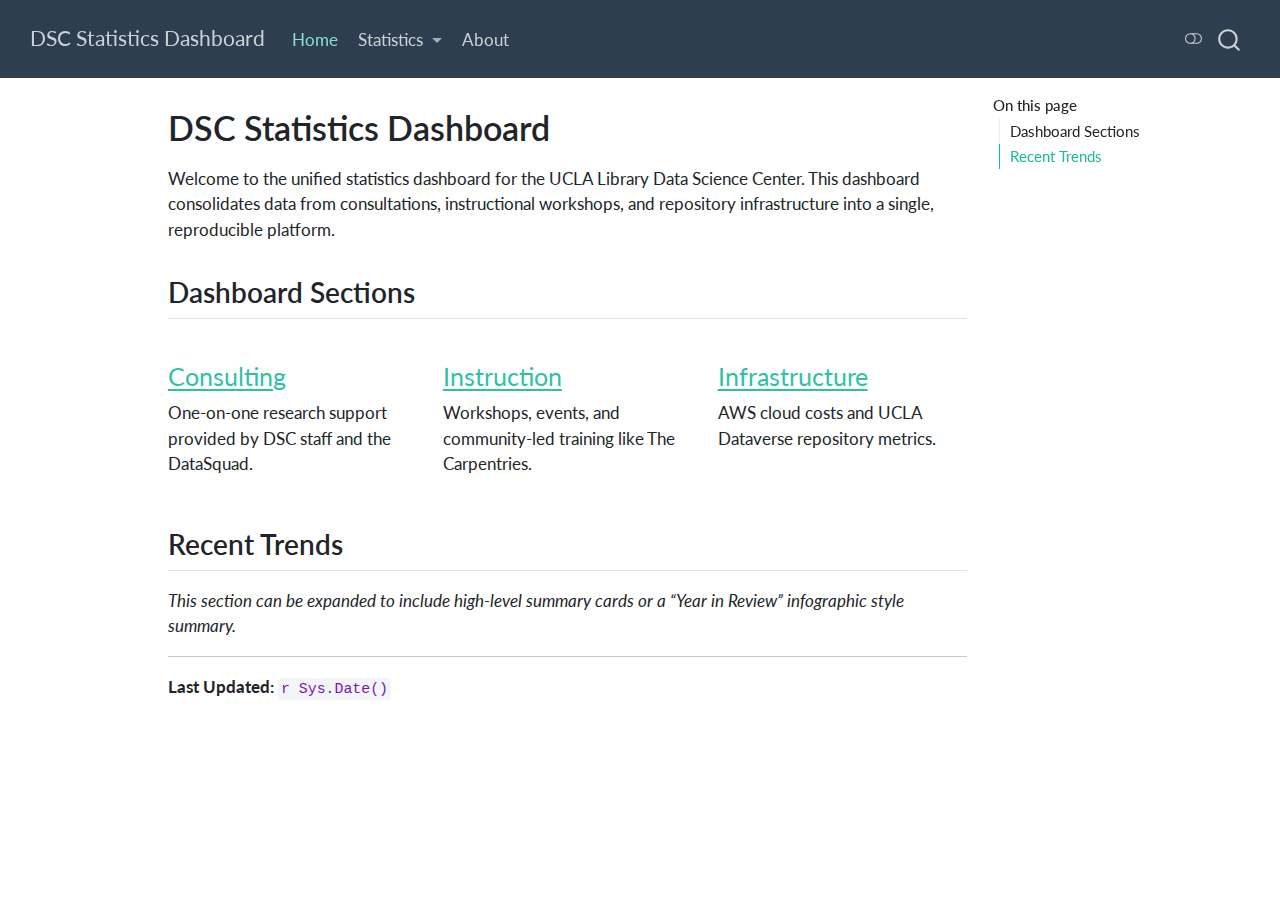
<file: index.html>
<!DOCTYPE html>
<html xmlns="http://www.w3.org/1999/xhtml" lang="en" xml:lang="en"><head>

<meta charset="utf-8">
<meta name="generator" content="quarto-1.8.27">

<meta name="viewport" content="width=device-width, initial-scale=1.0, user-scalable=yes">


<title>DSC Statistics Dashboard</title>
<style>
code{white-space: pre-wrap;}
span.smallcaps{font-variant: small-caps;}
div.columns{display: flex; gap: min(4vw, 1.5em);}
div.column{flex: auto; overflow-x: auto;}
div.hanging-indent{margin-left: 1.5em; text-indent: -1.5em;}
ul.task-list{list-style: none;}
ul.task-list li input[type="checkbox"] {
  width: 0.8em;
  margin: 0 0.8em 0.2em -1em; /* quarto-specific, see https://github.com/quarto-dev/quarto-cli/issues/4556 */ 
  vertical-align: middle;
}
</style>


<script src="site_libs/quarto-nav/quarto-nav.js"></script>
<script src="site_libs/quarto-nav/headroom.min.js"></script>
<script src="site_libs/clipboard/clipboard.min.js"></script>
<script src="site_libs/quarto-search/autocomplete.umd.js"></script>
<script src="site_libs/quarto-search/fuse.min.js"></script>
<script src="site_libs/quarto-search/quarto-search.js"></script>
<meta name="quarto:offset" content="./">
<script src="site_libs/quarto-html/quarto.js" type="module"></script>
<script src="site_libs/quarto-html/tabsets/tabsets.js" type="module"></script>
<script src="site_libs/quarto-html/axe/axe-check.js" type="module"></script>
<script src="site_libs/quarto-html/popper.min.js"></script>
<script src="site_libs/quarto-html/tippy.umd.min.js"></script>
<script src="site_libs/quarto-html/anchor.min.js"></script>
<link href="site_libs/quarto-html/tippy.css" rel="stylesheet">
<link href="site_libs/quarto-html/quarto-syntax-highlighting-ed96de9b727972fe78a7b5d16c58bf87.css" rel="stylesheet" class="quarto-color-scheme" id="quarto-text-highlighting-styles">
<link href="site_libs/quarto-html/quarto-syntax-highlighting-dark-4d9afe2b8d18ee9fa5d0d57b5ed4214d.css" rel="stylesheet" class="quarto-color-scheme quarto-color-alternate" id="quarto-text-highlighting-styles">
<link href="site_libs/quarto-html/quarto-syntax-highlighting-ed96de9b727972fe78a7b5d16c58bf87.css" rel="stylesheet" class="quarto-color-scheme-extra" id="quarto-text-highlighting-styles">
<script src="site_libs/bootstrap/bootstrap.min.js"></script>
<link href="site_libs/bootstrap/bootstrap-icons.css" rel="stylesheet">
<link href="site_libs/bootstrap/bootstrap-6457b5646f0f6027685ab53bb38b23c8.min.css" rel="stylesheet" append-hash="true" class="quarto-color-scheme" id="quarto-bootstrap" data-mode="light">
<link href="site_libs/bootstrap/bootstrap-dark-feadf0bfd3f54624ec68e70c2335de3c.min.css" rel="stylesheet" append-hash="true" class="quarto-color-scheme quarto-color-alternate" id="quarto-bootstrap" data-mode="dark">
<link href="site_libs/bootstrap/bootstrap-6457b5646f0f6027685ab53bb38b23c8.min.css" rel="stylesheet" append-hash="true" class="quarto-color-scheme-extra" id="quarto-bootstrap" data-mode="light">
<script id="quarto-search-options" type="application/json">{
  "location": "navbar",
  "copy-button": false,
  "collapse-after": 3,
  "panel-placement": "end",
  "type": "overlay",
  "limit": 50,
  "keyboard-shortcut": [
    "f",
    "/",
    "s"
  ],
  "show-item-context": false,
  "language": {
    "search-no-results-text": "No results",
    "search-matching-documents-text": "matching documents",
    "search-copy-link-title": "Copy link to search",
    "search-hide-matches-text": "Hide additional matches",
    "search-more-match-text": "more match in this document",
    "search-more-matches-text": "more matches in this document",
    "search-clear-button-title": "Clear",
    "search-text-placeholder": "",
    "search-detached-cancel-button-title": "Cancel",
    "search-submit-button-title": "Submit",
    "search-label": "Search"
  }
}</script>


<link rel="stylesheet" href="styles.css">
</head>

<body class="nav-fixed quarto-light"><script id="quarto-html-before-body" type="application/javascript">
    const toggleBodyColorMode = (bsSheetEl) => {
      const mode = bsSheetEl.getAttribute("data-mode");
      const bodyEl = window.document.querySelector("body");
      if (mode === "dark") {
        bodyEl.classList.add("quarto-dark");
        bodyEl.classList.remove("quarto-light");
      } else {
        bodyEl.classList.add("quarto-light");
        bodyEl.classList.remove("quarto-dark");
      }
    }
    const toggleBodyColorPrimary = () => {
      const bsSheetEl = window.document.querySelector("link#quarto-bootstrap:not([rel=disabled-stylesheet])");
      if (bsSheetEl) {
        toggleBodyColorMode(bsSheetEl);
      }
    }
    const setColorSchemeToggle = (alternate) => {
      const toggles = window.document.querySelectorAll('.quarto-color-scheme-toggle');
      for (let i=0; i < toggles.length; i++) {
        const toggle = toggles[i];
        if (toggle) {
          if (alternate) {
            toggle.classList.add("alternate");
          } else {
            toggle.classList.remove("alternate");
          }
        }
      }
    };
    const toggleColorMode = (alternate) => {
      // Switch the stylesheets
      const primaryStylesheets = window.document.querySelectorAll('link.quarto-color-scheme:not(.quarto-color-alternate)');
      const alternateStylesheets = window.document.querySelectorAll('link.quarto-color-scheme.quarto-color-alternate');
      manageTransitions('#quarto-margin-sidebar .nav-link', false);
      if (alternate) {
        // note: dark is layered on light, we don't disable primary!
        enableStylesheet(alternateStylesheets);
        for (const sheetNode of alternateStylesheets) {
          if (sheetNode.id === "quarto-bootstrap") {
            toggleBodyColorMode(sheetNode);
          }
        }
      } else {
        disableStylesheet(alternateStylesheets);
        enableStylesheet(primaryStylesheets)
        toggleBodyColorPrimary();
      }
      manageTransitions('#quarto-margin-sidebar .nav-link', true);
      // Switch the toggles
      setColorSchemeToggle(alternate)
      // Hack to workaround the fact that safari doesn't
      // properly recolor the scrollbar when toggling (#1455)
      if (navigator.userAgent.indexOf('Safari') > 0 && navigator.userAgent.indexOf('Chrome') == -1) {
        manageTransitions("body", false);
        window.scrollTo(0, 1);
        setTimeout(() => {
          window.scrollTo(0, 0);
          manageTransitions("body", true);
        }, 40);
      }
    }
    const disableStylesheet = (stylesheets) => {
      for (let i=0; i < stylesheets.length; i++) {
        const stylesheet = stylesheets[i];
        stylesheet.rel = 'disabled-stylesheet';
      }
    }
    const enableStylesheet = (stylesheets) => {
      for (let i=0; i < stylesheets.length; i++) {
        const stylesheet = stylesheets[i];
        if(stylesheet.rel !== 'stylesheet') { // for Chrome, which will still FOUC without this check
          stylesheet.rel = 'stylesheet';
        }
      }
    }
    const manageTransitions = (selector, allowTransitions) => {
      const els = window.document.querySelectorAll(selector);
      for (let i=0; i < els.length; i++) {
        const el = els[i];
        if (allowTransitions) {
          el.classList.remove('notransition');
        } else {
          el.classList.add('notransition');
        }
      }
    }
    const isFileUrl = () => {
      return window.location.protocol === 'file:';
    }
    const hasAlternateSentinel = () => {
      let styleSentinel = getColorSchemeSentinel();
      if (styleSentinel !== null) {
        return styleSentinel === "alternate";
      } else {
        return false;
      }
    }
    const setStyleSentinel = (alternate) => {
      const value = alternate ? "alternate" : "default";
      if (!isFileUrl()) {
        window.localStorage.setItem("quarto-color-scheme", value);
      } else {
        localAlternateSentinel = value;
      }
    }
    const getColorSchemeSentinel = () => {
      if (!isFileUrl()) {
        const storageValue = window.localStorage.getItem("quarto-color-scheme");
        return storageValue != null ? storageValue : localAlternateSentinel;
      } else {
        return localAlternateSentinel;
      }
    }
    const toggleGiscusIfUsed = (isAlternate, darkModeDefault) => {
      const baseTheme = document.querySelector('#giscus-base-theme')?.value ?? 'light';
      const alternateTheme = document.querySelector('#giscus-alt-theme')?.value ?? 'dark';
      let newTheme = '';
      if(authorPrefersDark) {
        newTheme = isAlternate ? baseTheme : alternateTheme;
      } else {
        newTheme = isAlternate ? alternateTheme : baseTheme;
      }
      const changeGiscusTheme = () => {
        // From: https://github.com/giscus/giscus/issues/336
        const sendMessage = (message) => {
          const iframe = document.querySelector('iframe.giscus-frame');
          if (!iframe) return;
          iframe.contentWindow.postMessage({ giscus: message }, 'https://giscus.app');
        }
        sendMessage({
          setConfig: {
            theme: newTheme
          }
        });
      }
      const isGiscussLoaded = window.document.querySelector('iframe.giscus-frame') !== null;
      if (isGiscussLoaded) {
        changeGiscusTheme();
      }
    };
    const authorPrefersDark = false;
    const darkModeDefault = authorPrefersDark;
      document.querySelector('link#quarto-text-highlighting-styles.quarto-color-scheme-extra').rel = 'disabled-stylesheet';
      document.querySelector('link#quarto-bootstrap.quarto-color-scheme-extra').rel = 'disabled-stylesheet';
    let localAlternateSentinel = darkModeDefault ? 'alternate' : 'default';
    // Dark / light mode switch
    window.quartoToggleColorScheme = () => {
      // Read the current dark / light value
      let toAlternate = !hasAlternateSentinel();
      toggleColorMode(toAlternate);
      setStyleSentinel(toAlternate);
      toggleGiscusIfUsed(toAlternate, darkModeDefault);
      window.dispatchEvent(new Event('resize'));
    };
    // Switch to dark mode if need be
    if (hasAlternateSentinel()) {
      toggleColorMode(true);
    } else {
      toggleColorMode(false);
    }
  </script>

<div id="quarto-search-results"></div>
  <header id="quarto-header" class="headroom fixed-top">
    <nav class="navbar navbar-expand-lg " data-bs-theme="dark">
      <div class="navbar-container container-fluid">
      <div class="navbar-brand-container mx-auto">
    <a class="navbar-brand" href="./index.html">
    <span class="navbar-title">DSC Statistics Dashboard</span>
    </a>
  </div>
            <div id="quarto-search" class="" title="Search"></div>
          <button class="navbar-toggler" type="button" data-bs-toggle="collapse" data-bs-target="#navbarCollapse" aria-controls="navbarCollapse" role="menu" aria-expanded="false" aria-label="Toggle navigation" onclick="if (window.quartoToggleHeadroom) { window.quartoToggleHeadroom(); }">
  <span class="navbar-toggler-icon"></span>
</button>
          <div class="collapse navbar-collapse" id="navbarCollapse">
            <ul class="navbar-nav navbar-nav-scroll me-auto">
  <li class="nav-item">
    <a class="nav-link active" href="./index.html" aria-current="page"> 
<span class="menu-text">Home</span></a>
  </li>  
  <li class="nav-item dropdown ">
    <a class="nav-link dropdown-toggle" href="#" id="nav-menu-statistics" role="link" data-bs-toggle="dropdown" aria-expanded="false">
 <span class="menu-text">Statistics</span>
    </a>
    <ul class="dropdown-menu" aria-labelledby="nav-menu-statistics">    
        <li>
    <a class="dropdown-item" href="./consulting.html">
 <span class="dropdown-text">Consulting</span></a>
  </li>  
        <li>
    <a class="dropdown-item" href="./instruction.html">
 <span class="dropdown-text">Instruction</span></a>
  </li>  
        <li>
    <a class="dropdown-item" href="./infrastructure.html">
 <span class="dropdown-text">Infrastructure</span></a>
  </li>  
    </ul>
  </li>
  <li class="nav-item">
    <a class="nav-link" href="./about.html"> 
<span class="menu-text">About</span></a>
  </li>  
</ul>
          </div> <!-- /navcollapse -->
            <div class="quarto-navbar-tools">
  <a href="" class="quarto-color-scheme-toggle quarto-navigation-tool  px-1" onclick="window.quartoToggleColorScheme(); return false;" title="Toggle dark mode"><i class="bi"></i></a>
</div>
      </div> <!-- /container-fluid -->
    </nav>
</header>
<!-- content -->
<div id="quarto-content" class="quarto-container page-columns page-rows-contents page-layout-article page-navbar">
<!-- sidebar -->
<!-- margin-sidebar -->
    <div id="quarto-margin-sidebar" class="sidebar margin-sidebar">
        <nav id="TOC" role="doc-toc" class="toc-active">
    <h2 id="toc-title">On this page</h2>
   
  <ul>
  <li><a href="#dashboard-sections" id="toc-dashboard-sections" class="nav-link active" data-scroll-target="#dashboard-sections">Dashboard Sections</a></li>
  <li><a href="#recent-trends" id="toc-recent-trends" class="nav-link" data-scroll-target="#recent-trends">Recent Trends</a></li>
  </ul>
</nav>
    </div>
<!-- main -->
<main class="content" id="quarto-document-content">


<header id="title-block-header" class="quarto-title-block default">
<div class="quarto-title">
<h1 class="title">DSC Statistics Dashboard</h1>
</div>



<div class="quarto-title-meta">

    
  
    
  </div>
  


</header>


<p>Welcome to the unified statistics dashboard for the UCLA Library Data Science Center. This dashboard consolidates data from consultations, instructional workshops, and repository infrastructure into a single, reproducible platform.</p>
<section id="dashboard-sections" class="level2">
<h2 class="anchored" data-anchor-id="dashboard-sections">Dashboard Sections</h2>
<div class="grid">
<section id="consulting" class="level3 g-col-4">
<h3 class="anchored" data-anchor-id="consulting"><a href="./consulting.html">Consulting</a></h3>
<p>One-on-one research support provided by DSC staff and the DataSquad.</p>
</section>
<section id="instruction" class="level3 g-col-4">
<h3 class="anchored" data-anchor-id="instruction"><a href="./instruction.html">Instruction</a></h3>
<p>Workshops, events, and community-led training like The Carpentries.</p>
</section>
<section id="infrastructure" class="level3 g-col-4">
<h3 class="anchored" data-anchor-id="infrastructure"><a href="./infrastructure.html">Infrastructure</a></h3>
<p>AWS cloud costs and UCLA Dataverse repository metrics.</p>
</section>
</div>
</section>
<section id="recent-trends" class="level2">
<h2 class="anchored" data-anchor-id="recent-trends">Recent Trends</h2>
<p><em>This section can be expanded to include high-level summary cards or a “Year in Review” infographic style summary.</em></p>
<hr>
<p><strong>Last Updated:</strong> <code>r Sys.Date()</code></p>


</section>

</main> <!-- /main -->
<script id="quarto-html-after-body" type="application/javascript">
  window.document.addEventListener("DOMContentLoaded", function (event) {
    // Ensure there is a toggle, if there isn't float one in the top right
    if (window.document.querySelector('.quarto-color-scheme-toggle') === null) {
      const a = window.document.createElement('a');
      a.classList.add('top-right');
      a.classList.add('quarto-color-scheme-toggle');
      a.href = "";
      a.onclick = function() { try { window.quartoToggleColorScheme(); } catch {} return false; };
      const i = window.document.createElement("i");
      i.classList.add('bi');
      a.appendChild(i);
      window.document.body.appendChild(a);
    }
    setColorSchemeToggle(hasAlternateSentinel())
    const icon = "";
    const anchorJS = new window.AnchorJS();
    anchorJS.options = {
      placement: 'right',
      icon: icon
    };
    anchorJS.add('.anchored');
    const isCodeAnnotation = (el) => {
      for (const clz of el.classList) {
        if (clz.startsWith('code-annotation-')) {                     
          return true;
        }
      }
      return false;
    }
    const onCopySuccess = function(e) {
      // button target
      const button = e.trigger;
      // don't keep focus
      button.blur();
      // flash "checked"
      button.classList.add('code-copy-button-checked');
      var currentTitle = button.getAttribute("title");
      button.setAttribute("title", "Copied!");
      let tooltip;
      if (window.bootstrap) {
        button.setAttribute("data-bs-toggle", "tooltip");
        button.setAttribute("data-bs-placement", "left");
        button.setAttribute("data-bs-title", "Copied!");
        tooltip = new bootstrap.Tooltip(button, 
          { trigger: "manual", 
            customClass: "code-copy-button-tooltip",
            offset: [0, -8]});
        tooltip.show();    
      }
      setTimeout(function() {
        if (tooltip) {
          tooltip.hide();
          button.removeAttribute("data-bs-title");
          button.removeAttribute("data-bs-toggle");
          button.removeAttribute("data-bs-placement");
        }
        button.setAttribute("title", currentTitle);
        button.classList.remove('code-copy-button-checked');
      }, 1000);
      // clear code selection
      e.clearSelection();
    }
    const getTextToCopy = function(trigger) {
      const outerScaffold = trigger.parentElement.cloneNode(true);
      const codeEl = outerScaffold.querySelector('code');
      for (const childEl of codeEl.children) {
        if (isCodeAnnotation(childEl)) {
          childEl.remove();
        }
      }
      return codeEl.innerText;
    }
    const clipboard = new window.ClipboardJS('.code-copy-button:not([data-in-quarto-modal])', {
      text: getTextToCopy
    });
    clipboard.on('success', onCopySuccess);
    if (window.document.getElementById('quarto-embedded-source-code-modal')) {
      const clipboardModal = new window.ClipboardJS('.code-copy-button[data-in-quarto-modal]', {
        text: getTextToCopy,
        container: window.document.getElementById('quarto-embedded-source-code-modal')
      });
      clipboardModal.on('success', onCopySuccess);
    }
      var localhostRegex = new RegExp(/^(?:http|https):\/\/localhost\:?[0-9]*\//);
      var mailtoRegex = new RegExp(/^mailto:/);
        var filterRegex = new RegExp('/' + window.location.host + '/');
      var isInternal = (href) => {
          return filterRegex.test(href) || localhostRegex.test(href) || mailtoRegex.test(href);
      }
      // Inspect non-navigation links and adorn them if external
     var links = window.document.querySelectorAll('a[href]:not(.nav-link):not(.navbar-brand):not(.toc-action):not(.sidebar-link):not(.sidebar-item-toggle):not(.pagination-link):not(.no-external):not([aria-hidden]):not(.dropdown-item):not(.quarto-navigation-tool):not(.about-link)');
      for (var i=0; i<links.length; i++) {
        const link = links[i];
        if (!isInternal(link.href)) {
          // undo the damage that might have been done by quarto-nav.js in the case of
          // links that we want to consider external
          if (link.dataset.originalHref !== undefined) {
            link.href = link.dataset.originalHref;
          }
        }
      }
    function tippyHover(el, contentFn, onTriggerFn, onUntriggerFn) {
      const config = {
        allowHTML: true,
        maxWidth: 500,
        delay: 100,
        arrow: false,
        appendTo: function(el) {
            return el.parentElement;
        },
        interactive: true,
        interactiveBorder: 10,
        theme: 'quarto',
        placement: 'bottom-start',
      };
      if (contentFn) {
        config.content = contentFn;
      }
      if (onTriggerFn) {
        config.onTrigger = onTriggerFn;
      }
      if (onUntriggerFn) {
        config.onUntrigger = onUntriggerFn;
      }
      window.tippy(el, config); 
    }
    const noterefs = window.document.querySelectorAll('a[role="doc-noteref"]');
    for (var i=0; i<noterefs.length; i++) {
      const ref = noterefs[i];
      tippyHover(ref, function() {
        // use id or data attribute instead here
        let href = ref.getAttribute('data-footnote-href') || ref.getAttribute('href');
        try { href = new URL(href).hash; } catch {}
        const id = href.replace(/^#\/?/, "");
        const note = window.document.getElementById(id);
        if (note) {
          return note.innerHTML;
        } else {
          return "";
        }
      });
    }
    const xrefs = window.document.querySelectorAll('a.quarto-xref');
    const processXRef = (id, note) => {
      // Strip column container classes
      const stripColumnClz = (el) => {
        el.classList.remove("page-full", "page-columns");
        if (el.children) {
          for (const child of el.children) {
            stripColumnClz(child);
          }
        }
      }
      stripColumnClz(note)
      if (id === null || id.startsWith('sec-')) {
        // Special case sections, only their first couple elements
        const container = document.createElement("div");
        if (note.children && note.children.length > 2) {
          container.appendChild(note.children[0].cloneNode(true));
          for (let i = 1; i < note.children.length; i++) {
            const child = note.children[i];
            if (child.tagName === "P" && child.innerText === "") {
              continue;
            } else {
              container.appendChild(child.cloneNode(true));
              break;
            }
          }
          if (window.Quarto?.typesetMath) {
            window.Quarto.typesetMath(container);
          }
          return container.innerHTML
        } else {
          if (window.Quarto?.typesetMath) {
            window.Quarto.typesetMath(note);
          }
          return note.innerHTML;
        }
      } else {
        // Remove any anchor links if they are present
        const anchorLink = note.querySelector('a.anchorjs-link');
        if (anchorLink) {
          anchorLink.remove();
        }
        if (window.Quarto?.typesetMath) {
          window.Quarto.typesetMath(note);
        }
        if (note.classList.contains("callout")) {
          return note.outerHTML;
        } else {
          return note.innerHTML;
        }
      }
    }
    for (var i=0; i<xrefs.length; i++) {
      const xref = xrefs[i];
      tippyHover(xref, undefined, function(instance) {
        instance.disable();
        let url = xref.getAttribute('href');
        let hash = undefined; 
        if (url.startsWith('#')) {
          hash = url;
        } else {
          try { hash = new URL(url).hash; } catch {}
        }
        if (hash) {
          const id = hash.replace(/^#\/?/, "");
          const note = window.document.getElementById(id);
          if (note !== null) {
            try {
              const html = processXRef(id, note.cloneNode(true));
              instance.setContent(html);
            } finally {
              instance.enable();
              instance.show();
            }
          } else {
            // See if we can fetch this
            fetch(url.split('#')[0])
            .then(res => res.text())
            .then(html => {
              const parser = new DOMParser();
              const htmlDoc = parser.parseFromString(html, "text/html");
              const note = htmlDoc.getElementById(id);
              if (note !== null) {
                const html = processXRef(id, note);
                instance.setContent(html);
              } 
            }).finally(() => {
              instance.enable();
              instance.show();
            });
          }
        } else {
          // See if we can fetch a full url (with no hash to target)
          // This is a special case and we should probably do some content thinning / targeting
          fetch(url)
          .then(res => res.text())
          .then(html => {
            const parser = new DOMParser();
            const htmlDoc = parser.parseFromString(html, "text/html");
            const note = htmlDoc.querySelector('main.content');
            if (note !== null) {
              // This should only happen for chapter cross references
              // (since there is no id in the URL)
              // remove the first header
              if (note.children.length > 0 && note.children[0].tagName === "HEADER") {
                note.children[0].remove();
              }
              const html = processXRef(null, note);
              instance.setContent(html);
            } 
          }).finally(() => {
            instance.enable();
            instance.show();
          });
        }
      }, function(instance) {
      });
    }
        let selectedAnnoteEl;
        const selectorForAnnotation = ( cell, annotation) => {
          let cellAttr = 'data-code-cell="' + cell + '"';
          let lineAttr = 'data-code-annotation="' +  annotation + '"';
          const selector = 'span[' + cellAttr + '][' + lineAttr + ']';
          return selector;
        }
        const selectCodeLines = (annoteEl) => {
          const doc = window.document;
          const targetCell = annoteEl.getAttribute("data-target-cell");
          const targetAnnotation = annoteEl.getAttribute("data-target-annotation");
          const annoteSpan = window.document.querySelector(selectorForAnnotation(targetCell, targetAnnotation));
          const lines = annoteSpan.getAttribute("data-code-lines").split(",");
          const lineIds = lines.map((line) => {
            return targetCell + "-" + line;
          })
          let top = null;
          let height = null;
          let parent = null;
          if (lineIds.length > 0) {
              //compute the position of the single el (top and bottom and make a div)
              const el = window.document.getElementById(lineIds[0]);
              top = el.offsetTop;
              height = el.offsetHeight;
              parent = el.parentElement.parentElement;
            if (lineIds.length > 1) {
              const lastEl = window.document.getElementById(lineIds[lineIds.length - 1]);
              const bottom = lastEl.offsetTop + lastEl.offsetHeight;
              height = bottom - top;
            }
            if (top !== null && height !== null && parent !== null) {
              // cook up a div (if necessary) and position it 
              let div = window.document.getElementById("code-annotation-line-highlight");
              if (div === null) {
                div = window.document.createElement("div");
                div.setAttribute("id", "code-annotation-line-highlight");
                div.style.position = 'absolute';
                parent.appendChild(div);
              }
              div.style.top = top - 2 + "px";
              div.style.height = height + 4 + "px";
              div.style.left = 0;
              let gutterDiv = window.document.getElementById("code-annotation-line-highlight-gutter");
              if (gutterDiv === null) {
                gutterDiv = window.document.createElement("div");
                gutterDiv.setAttribute("id", "code-annotation-line-highlight-gutter");
                gutterDiv.style.position = 'absolute';
                const codeCell = window.document.getElementById(targetCell);
                const gutter = codeCell.querySelector('.code-annotation-gutter');
                gutter.appendChild(gutterDiv);
              }
              gutterDiv.style.top = top - 2 + "px";
              gutterDiv.style.height = height + 4 + "px";
            }
            selectedAnnoteEl = annoteEl;
          }
        };
        const unselectCodeLines = () => {
          const elementsIds = ["code-annotation-line-highlight", "code-annotation-line-highlight-gutter"];
          elementsIds.forEach((elId) => {
            const div = window.document.getElementById(elId);
            if (div) {
              div.remove();
            }
          });
          selectedAnnoteEl = undefined;
        };
          // Handle positioning of the toggle
      window.addEventListener(
        "resize",
        throttle(() => {
          elRect = undefined;
          if (selectedAnnoteEl) {
            selectCodeLines(selectedAnnoteEl);
          }
        }, 10)
      );
      function throttle(fn, ms) {
      let throttle = false;
      let timer;
        return (...args) => {
          if(!throttle) { // first call gets through
              fn.apply(this, args);
              throttle = true;
          } else { // all the others get throttled
              if(timer) clearTimeout(timer); // cancel #2
              timer = setTimeout(() => {
                fn.apply(this, args);
                timer = throttle = false;
              }, ms);
          }
        };
      }
        // Attach click handler to the DT
        const annoteDls = window.document.querySelectorAll('dt[data-target-cell]');
        for (const annoteDlNode of annoteDls) {
          annoteDlNode.addEventListener('click', (event) => {
            const clickedEl = event.target;
            if (clickedEl !== selectedAnnoteEl) {
              unselectCodeLines();
              const activeEl = window.document.querySelector('dt[data-target-cell].code-annotation-active');
              if (activeEl) {
                activeEl.classList.remove('code-annotation-active');
              }
              selectCodeLines(clickedEl);
              clickedEl.classList.add('code-annotation-active');
            } else {
              // Unselect the line
              unselectCodeLines();
              clickedEl.classList.remove('code-annotation-active');
            }
          });
        }
    const findCites = (el) => {
      const parentEl = el.parentElement;
      if (parentEl) {
        const cites = parentEl.dataset.cites;
        if (cites) {
          return {
            el,
            cites: cites.split(' ')
          };
        } else {
          return findCites(el.parentElement)
        }
      } else {
        return undefined;
      }
    };
    var bibliorefs = window.document.querySelectorAll('a[role="doc-biblioref"]');
    for (var i=0; i<bibliorefs.length; i++) {
      const ref = bibliorefs[i];
      const citeInfo = findCites(ref);
      if (citeInfo) {
        tippyHover(citeInfo.el, function() {
          var popup = window.document.createElement('div');
          citeInfo.cites.forEach(function(cite) {
            var citeDiv = window.document.createElement('div');
            citeDiv.classList.add('hanging-indent');
            citeDiv.classList.add('csl-entry');
            var biblioDiv = window.document.getElementById('ref-' + cite);
            if (biblioDiv) {
              citeDiv.innerHTML = biblioDiv.innerHTML;
            }
            popup.appendChild(citeDiv);
          });
          return popup.innerHTML;
        });
      }
    }
  });
  </script>
</div> <!-- /content -->




</body></html>
</file>
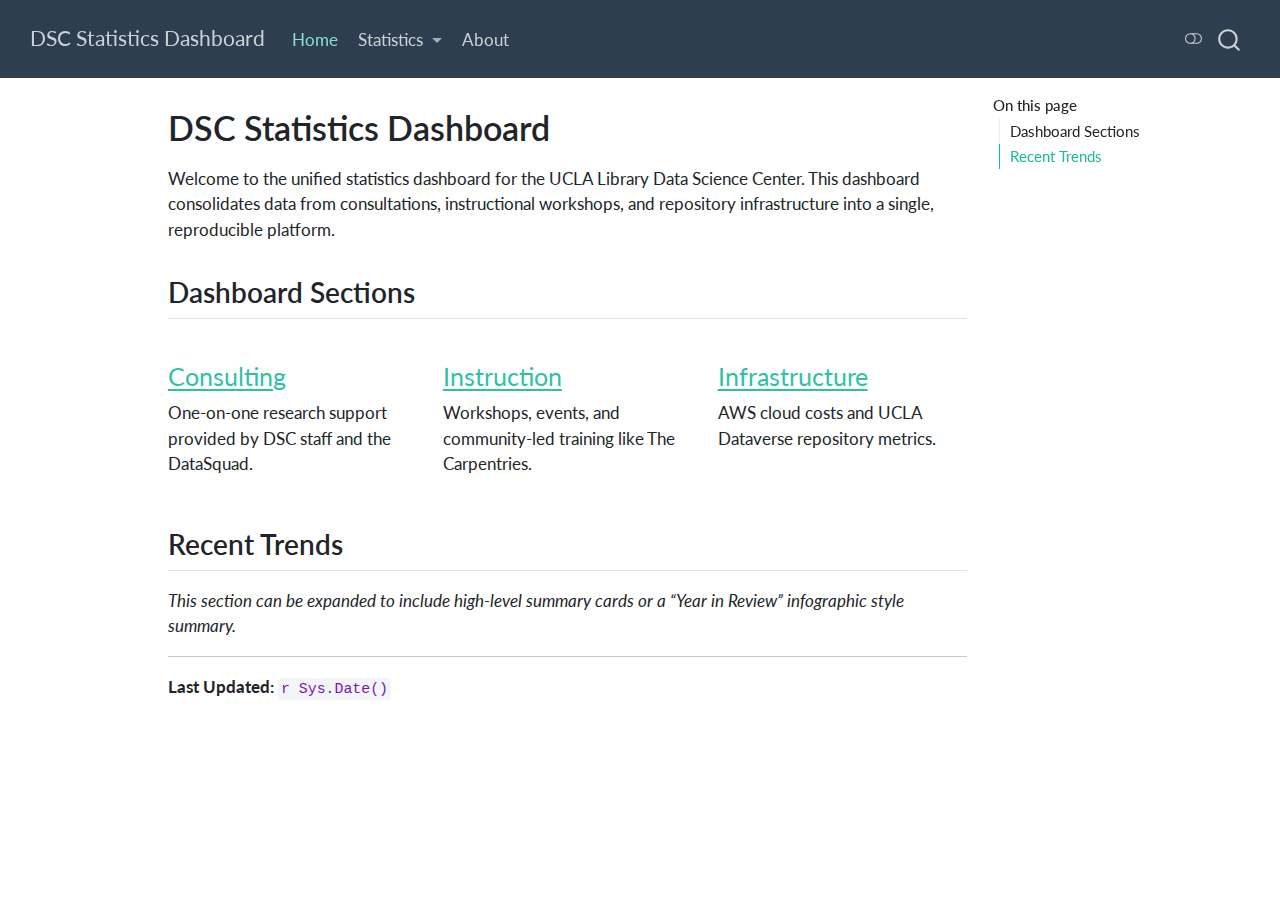
<file: docs/index.html>
<!DOCTYPE html>
<html xmlns="http://www.w3.org/1999/xhtml" lang="en" xml:lang="en"><head>

<meta charset="utf-8">
<meta name="generator" content="quarto-1.8.26">

<meta name="viewport" content="width=device-width, initial-scale=1.0, user-scalable=yes">


<title>DSC Statistics Dashboard</title>
<style>
code{white-space: pre-wrap;}
span.smallcaps{font-variant: small-caps;}
div.columns{display: flex; gap: min(4vw, 1.5em);}
div.column{flex: auto; overflow-x: auto;}
div.hanging-indent{margin-left: 1.5em; text-indent: -1.5em;}
ul.task-list{list-style: none;}
ul.task-list li input[type="checkbox"] {
  width: 0.8em;
  margin: 0 0.8em 0.2em -1em; /* quarto-specific, see https://github.com/quarto-dev/quarto-cli/issues/4556 */ 
  vertical-align: middle;
}
</style>


<script src="site_libs/quarto-nav/quarto-nav.js"></script>
<script src="site_libs/quarto-nav/headroom.min.js"></script>
<script src="site_libs/clipboard/clipboard.min.js"></script>
<script src="site_libs/quarto-search/autocomplete.umd.js"></script>
<script src="site_libs/quarto-search/fuse.min.js"></script>
<script src="site_libs/quarto-search/quarto-search.js"></script>
<meta name="quarto:offset" content="./">
<script src="site_libs/quarto-html/quarto.js" type="module"></script>
<script src="site_libs/quarto-html/tabsets/tabsets.js" type="module"></script>
<script src="site_libs/quarto-html/axe/axe-check.js" type="module"></script>
<script src="site_libs/quarto-html/popper.min.js"></script>
<script src="site_libs/quarto-html/tippy.umd.min.js"></script>
<script src="site_libs/quarto-html/anchor.min.js"></script>
<link href="site_libs/quarto-html/tippy.css" rel="stylesheet">
<link href="site_libs/quarto-html/quarto-syntax-highlighting-587c61ba64f3a5504c4d52d930310e48.css" rel="stylesheet" class="quarto-color-scheme" id="quarto-text-highlighting-styles">
<link href="site_libs/quarto-html/quarto-syntax-highlighting-dark-b758ccaa5987ceb1b75504551e579abf.css" rel="stylesheet" class="quarto-color-scheme quarto-color-alternate" id="quarto-text-highlighting-styles">
<link href="site_libs/quarto-html/quarto-syntax-highlighting-587c61ba64f3a5504c4d52d930310e48.css" rel="stylesheet" class="quarto-color-scheme-extra" id="quarto-text-highlighting-styles">
<script src="site_libs/bootstrap/bootstrap.min.js"></script>
<link href="site_libs/bootstrap/bootstrap-icons.css" rel="stylesheet">
<link href="site_libs/bootstrap/bootstrap-233bc372cf700afa34ee6956ddfa133e.min.css" rel="stylesheet" append-hash="true" class="quarto-color-scheme" id="quarto-bootstrap" data-mode="light">
<link href="site_libs/bootstrap/bootstrap-dark-5c8fce4346c58bda228be4bd0aa81c79.min.css" rel="stylesheet" append-hash="true" class="quarto-color-scheme quarto-color-alternate" id="quarto-bootstrap" data-mode="dark">
<link href="site_libs/bootstrap/bootstrap-233bc372cf700afa34ee6956ddfa133e.min.css" rel="stylesheet" append-hash="true" class="quarto-color-scheme-extra" id="quarto-bootstrap" data-mode="light">
<script id="quarto-search-options" type="application/json">{
  "location": "navbar",
  "copy-button": false,
  "collapse-after": 3,
  "panel-placement": "end",
  "type": "overlay",
  "limit": 50,
  "keyboard-shortcut": [
    "f",
    "/",
    "s"
  ],
  "show-item-context": false,
  "language": {
    "search-no-results-text": "No results",
    "search-matching-documents-text": "matching documents",
    "search-copy-link-title": "Copy link to search",
    "search-hide-matches-text": "Hide additional matches",
    "search-more-match-text": "more match in this document",
    "search-more-matches-text": "more matches in this document",
    "search-clear-button-title": "Clear",
    "search-text-placeholder": "",
    "search-detached-cancel-button-title": "Cancel",
    "search-submit-button-title": "Submit",
    "search-label": "Search"
  }
}</script>


<link rel="stylesheet" href="styles.css">
</head>

<body class="nav-fixed quarto-light"><script id="quarto-html-before-body" type="application/javascript">
    const toggleBodyColorMode = (bsSheetEl) => {
      const mode = bsSheetEl.getAttribute("data-mode");
      const bodyEl = window.document.querySelector("body");
      if (mode === "dark") {
        bodyEl.classList.add("quarto-dark");
        bodyEl.classList.remove("quarto-light");
      } else {
        bodyEl.classList.add("quarto-light");
        bodyEl.classList.remove("quarto-dark");
      }
    }
    const toggleBodyColorPrimary = () => {
      const bsSheetEl = window.document.querySelector("link#quarto-bootstrap:not([rel=disabled-stylesheet])");
      if (bsSheetEl) {
        toggleBodyColorMode(bsSheetEl);
      }
    }
    const setColorSchemeToggle = (alternate) => {
      const toggles = window.document.querySelectorAll('.quarto-color-scheme-toggle');
      for (let i=0; i < toggles.length; i++) {
        const toggle = toggles[i];
        if (toggle) {
          if (alternate) {
            toggle.classList.add("alternate");
          } else {
            toggle.classList.remove("alternate");
          }
        }
      }
    };
    const toggleColorMode = (alternate) => {
      // Switch the stylesheets
      const primaryStylesheets = window.document.querySelectorAll('link.quarto-color-scheme:not(.quarto-color-alternate)');
      const alternateStylesheets = window.document.querySelectorAll('link.quarto-color-scheme.quarto-color-alternate');
      manageTransitions('#quarto-margin-sidebar .nav-link', false);
      if (alternate) {
        // note: dark is layered on light, we don't disable primary!
        enableStylesheet(alternateStylesheets);
        for (const sheetNode of alternateStylesheets) {
          if (sheetNode.id === "quarto-bootstrap") {
            toggleBodyColorMode(sheetNode);
          }
        }
      } else {
        disableStylesheet(alternateStylesheets);
        enableStylesheet(primaryStylesheets)
        toggleBodyColorPrimary();
      }
      manageTransitions('#quarto-margin-sidebar .nav-link', true);
      // Switch the toggles
      setColorSchemeToggle(alternate)
      // Hack to workaround the fact that safari doesn't
      // properly recolor the scrollbar when toggling (#1455)
      if (navigator.userAgent.indexOf('Safari') > 0 && navigator.userAgent.indexOf('Chrome') == -1) {
        manageTransitions("body", false);
        window.scrollTo(0, 1);
        setTimeout(() => {
          window.scrollTo(0, 0);
          manageTransitions("body", true);
        }, 40);
      }
    }
    const disableStylesheet = (stylesheets) => {
      for (let i=0; i < stylesheets.length; i++) {
        const stylesheet = stylesheets[i];
        stylesheet.rel = 'disabled-stylesheet';
      }
    }
    const enableStylesheet = (stylesheets) => {
      for (let i=0; i < stylesheets.length; i++) {
        const stylesheet = stylesheets[i];
        if(stylesheet.rel !== 'stylesheet') { // for Chrome, which will still FOUC without this check
          stylesheet.rel = 'stylesheet';
        }
      }
    }
    const manageTransitions = (selector, allowTransitions) => {
      const els = window.document.querySelectorAll(selector);
      for (let i=0; i < els.length; i++) {
        const el = els[i];
        if (allowTransitions) {
          el.classList.remove('notransition');
        } else {
          el.classList.add('notransition');
        }
      }
    }
    const isFileUrl = () => {
      return window.location.protocol === 'file:';
    }
    const hasAlternateSentinel = () => {
      let styleSentinel = getColorSchemeSentinel();
      if (styleSentinel !== null) {
        return styleSentinel === "alternate";
      } else {
        return false;
      }
    }
    const setStyleSentinel = (alternate) => {
      const value = alternate ? "alternate" : "default";
      if (!isFileUrl()) {
        window.localStorage.setItem("quarto-color-scheme", value);
      } else {
        localAlternateSentinel = value;
      }
    }
    const getColorSchemeSentinel = () => {
      if (!isFileUrl()) {
        const storageValue = window.localStorage.getItem("quarto-color-scheme");
        return storageValue != null ? storageValue : localAlternateSentinel;
      } else {
        return localAlternateSentinel;
      }
    }
    const toggleGiscusIfUsed = (isAlternate, darkModeDefault) => {
      const baseTheme = document.querySelector('#giscus-base-theme')?.value ?? 'light';
      const alternateTheme = document.querySelector('#giscus-alt-theme')?.value ?? 'dark';
      let newTheme = '';
      if(authorPrefersDark) {
        newTheme = isAlternate ? baseTheme : alternateTheme;
      } else {
        newTheme = isAlternate ? alternateTheme : baseTheme;
      }
      const changeGiscusTheme = () => {
        // From: https://github.com/giscus/giscus/issues/336
        const sendMessage = (message) => {
          const iframe = document.querySelector('iframe.giscus-frame');
          if (!iframe) return;
          iframe.contentWindow.postMessage({ giscus: message }, 'https://giscus.app');
        }
        sendMessage({
          setConfig: {
            theme: newTheme
          }
        });
      }
      const isGiscussLoaded = window.document.querySelector('iframe.giscus-frame') !== null;
      if (isGiscussLoaded) {
        changeGiscusTheme();
      }
    };
    const authorPrefersDark = false;
    const darkModeDefault = authorPrefersDark;
      document.querySelector('link#quarto-text-highlighting-styles.quarto-color-scheme-extra').rel = 'disabled-stylesheet';
      document.querySelector('link#quarto-bootstrap.quarto-color-scheme-extra').rel = 'disabled-stylesheet';
    let localAlternateSentinel = darkModeDefault ? 'alternate' : 'default';
    // Dark / light mode switch
    window.quartoToggleColorScheme = () => {
      // Read the current dark / light value
      let toAlternate = !hasAlternateSentinel();
      toggleColorMode(toAlternate);
      setStyleSentinel(toAlternate);
      toggleGiscusIfUsed(toAlternate, darkModeDefault);
      window.dispatchEvent(new Event('resize'));
    };
    // Switch to dark mode if need be
    if (hasAlternateSentinel()) {
      toggleColorMode(true);
    } else {
      toggleColorMode(false);
    }
  </script>

<div id="quarto-search-results"></div>
  <header id="quarto-header" class="headroom fixed-top">
    <nav class="navbar navbar-expand-lg " data-bs-theme="dark">
      <div class="navbar-container container-fluid">
      <div class="navbar-brand-container mx-auto">
    <a class="navbar-brand" href="./index.html">
    <span class="navbar-title">DSC Statistics Dashboard</span>
    </a>
  </div>
            <div id="quarto-search" class="" title="Search"></div>
          <button class="navbar-toggler" type="button" data-bs-toggle="collapse" data-bs-target="#navbarCollapse" aria-controls="navbarCollapse" role="menu" aria-expanded="false" aria-label="Toggle navigation" onclick="if (window.quartoToggleHeadroom) { window.quartoToggleHeadroom(); }">
  <span class="navbar-toggler-icon"></span>
</button>
          <div class="collapse navbar-collapse" id="navbarCollapse">
            <ul class="navbar-nav navbar-nav-scroll me-auto">
  <li class="nav-item">
    <a class="nav-link active" href="./index.html" aria-current="page"> 
<span class="menu-text">Home</span></a>
  </li>  
  <li class="nav-item dropdown ">
    <a class="nav-link dropdown-toggle" href="#" id="nav-menu-statistics" role="link" data-bs-toggle="dropdown" aria-expanded="false">
 <span class="menu-text">Statistics</span>
    </a>
    <ul class="dropdown-menu" aria-labelledby="nav-menu-statistics">    
        <li>
    <a class="dropdown-item" href="./consulting.html">
 <span class="dropdown-text">Consulting</span></a>
  </li>  
        <li>
    <a class="dropdown-item" href="./instruction.html">
 <span class="dropdown-text">Instruction</span></a>
  </li>  
        <li>
    <a class="dropdown-item" href="./infrastructure.html">
 <span class="dropdown-text">Infrastructure</span></a>
  </li>  
    </ul>
  </li>
  <li class="nav-item">
    <a class="nav-link" href="./about.html"> 
<span class="menu-text">About</span></a>
  </li>  
</ul>
          </div> <!-- /navcollapse -->
            <div class="quarto-navbar-tools">
  <a href="" class="quarto-color-scheme-toggle quarto-navigation-tool  px-1" onclick="window.quartoToggleColorScheme(); return false;" title="Toggle dark mode"><i class="bi"></i></a>
</div>
      </div> <!-- /container-fluid -->
    </nav>
</header>
<!-- content -->
<div id="quarto-content" class="quarto-container page-columns page-rows-contents page-layout-article page-navbar">
<!-- sidebar -->
<!-- margin-sidebar -->
    <div id="quarto-margin-sidebar" class="sidebar margin-sidebar">
        <nav id="TOC" role="doc-toc" class="toc-active">
    <h2 id="toc-title">On this page</h2>
   
  <ul>
  <li><a href="#dashboard-sections" id="toc-dashboard-sections" class="nav-link active" data-scroll-target="#dashboard-sections">Dashboard Sections</a></li>
  <li><a href="#recent-trends" id="toc-recent-trends" class="nav-link" data-scroll-target="#recent-trends">Recent Trends</a></li>
  </ul>
</nav>
    </div>
<!-- main -->
<main class="content" id="quarto-document-content">


<header id="title-block-header" class="quarto-title-block default">
<div class="quarto-title">
<h1 class="title">DSC Statistics Dashboard</h1>
</div>



<div class="quarto-title-meta">

    
  
    
  </div>
  


</header>


<p>Welcome to the unified statistics dashboard for the UCLA Library Data Science Center. This dashboard consolidates data from consultations, instructional workshops, and repository infrastructure into a single, reproducible platform.</p>
<section id="dashboard-sections" class="level2">
<h2 class="anchored" data-anchor-id="dashboard-sections">Dashboard Sections</h2>
<div class="grid">
<section id="consulting" class="level3 g-col-4">
<h3 class="anchored" data-anchor-id="consulting"><a href="./consulting.html">Consulting</a></h3>
<p>One-on-one research support provided by DSC staff and the DataSquad.</p>
</section>
<section id="instruction" class="level3 g-col-4">
<h3 class="anchored" data-anchor-id="instruction"><a href="./instruction.html">Instruction</a></h3>
<p>Workshops, events, and community-led training like The Carpentries.</p>
</section>
<section id="infrastructure" class="level3 g-col-4">
<h3 class="anchored" data-anchor-id="infrastructure"><a href="./infrastructure.html">Infrastructure</a></h3>
<p>AWS cloud costs and UCLA Dataverse repository metrics.</p>
</section>
</div>
</section>
<section id="recent-trends" class="level2">
<h2 class="anchored" data-anchor-id="recent-trends">Recent Trends</h2>
<p><em>This section can be expanded to include high-level summary cards or a “Year in Review” infographic style summary.</em></p>
<hr>
<p><strong>Last Updated:</strong> <code>r Sys.Date()</code></p>


</section>

</main> <!-- /main -->
<script id="quarto-html-after-body" type="application/javascript">
  window.document.addEventListener("DOMContentLoaded", function (event) {
    // Ensure there is a toggle, if there isn't float one in the top right
    if (window.document.querySelector('.quarto-color-scheme-toggle') === null) {
      const a = window.document.createElement('a');
      a.classList.add('top-right');
      a.classList.add('quarto-color-scheme-toggle');
      a.href = "";
      a.onclick = function() { try { window.quartoToggleColorScheme(); } catch {} return false; };
      const i = window.document.createElement("i");
      i.classList.add('bi');
      a.appendChild(i);
      window.document.body.appendChild(a);
    }
    setColorSchemeToggle(hasAlternateSentinel())
    const icon = "";
    const anchorJS = new window.AnchorJS();
    anchorJS.options = {
      placement: 'right',
      icon: icon
    };
    anchorJS.add('.anchored');
    const isCodeAnnotation = (el) => {
      for (const clz of el.classList) {
        if (clz.startsWith('code-annotation-')) {                     
          return true;
        }
      }
      return false;
    }
    const onCopySuccess = function(e) {
      // button target
      const button = e.trigger;
      // don't keep focus
      button.blur();
      // flash "checked"
      button.classList.add('code-copy-button-checked');
      var currentTitle = button.getAttribute("title");
      button.setAttribute("title", "Copied!");
      let tooltip;
      if (window.bootstrap) {
        button.setAttribute("data-bs-toggle", "tooltip");
        button.setAttribute("data-bs-placement", "left");
        button.setAttribute("data-bs-title", "Copied!");
        tooltip = new bootstrap.Tooltip(button, 
          { trigger: "manual", 
            customClass: "code-copy-button-tooltip",
            offset: [0, -8]});
        tooltip.show();    
      }
      setTimeout(function() {
        if (tooltip) {
          tooltip.hide();
          button.removeAttribute("data-bs-title");
          button.removeAttribute("data-bs-toggle");
          button.removeAttribute("data-bs-placement");
        }
        button.setAttribute("title", currentTitle);
        button.classList.remove('code-copy-button-checked');
      }, 1000);
      // clear code selection
      e.clearSelection();
    }
    const getTextToCopy = function(trigger) {
      const outerScaffold = trigger.parentElement.cloneNode(true);
      const codeEl = outerScaffold.querySelector('code');
      for (const childEl of codeEl.children) {
        if (isCodeAnnotation(childEl)) {
          childEl.remove();
        }
      }
      return codeEl.innerText;
    }
    const clipboard = new window.ClipboardJS('.code-copy-button:not([data-in-quarto-modal])', {
      text: getTextToCopy
    });
    clipboard.on('success', onCopySuccess);
    if (window.document.getElementById('quarto-embedded-source-code-modal')) {
      const clipboardModal = new window.ClipboardJS('.code-copy-button[data-in-quarto-modal]', {
        text: getTextToCopy,
        container: window.document.getElementById('quarto-embedded-source-code-modal')
      });
      clipboardModal.on('success', onCopySuccess);
    }
      var localhostRegex = new RegExp(/^(?:http|https):\/\/localhost\:?[0-9]*\//);
      var mailtoRegex = new RegExp(/^mailto:/);
        var filterRegex = new RegExp('/' + window.location.host + '/');
      var isInternal = (href) => {
          return filterRegex.test(href) || localhostRegex.test(href) || mailtoRegex.test(href);
      }
      // Inspect non-navigation links and adorn them if external
     var links = window.document.querySelectorAll('a[href]:not(.nav-link):not(.navbar-brand):not(.toc-action):not(.sidebar-link):not(.sidebar-item-toggle):not(.pagination-link):not(.no-external):not([aria-hidden]):not(.dropdown-item):not(.quarto-navigation-tool):not(.about-link)');
      for (var i=0; i<links.length; i++) {
        const link = links[i];
        if (!isInternal(link.href)) {
          // undo the damage that might have been done by quarto-nav.js in the case of
          // links that we want to consider external
          if (link.dataset.originalHref !== undefined) {
            link.href = link.dataset.originalHref;
          }
        }
      }
    function tippyHover(el, contentFn, onTriggerFn, onUntriggerFn) {
      const config = {
        allowHTML: true,
        maxWidth: 500,
        delay: 100,
        arrow: false,
        appendTo: function(el) {
            return el.parentElement;
        },
        interactive: true,
        interactiveBorder: 10,
        theme: 'quarto',
        placement: 'bottom-start',
      };
      if (contentFn) {
        config.content = contentFn;
      }
      if (onTriggerFn) {
        config.onTrigger = onTriggerFn;
      }
      if (onUntriggerFn) {
        config.onUntrigger = onUntriggerFn;
      }
      window.tippy(el, config); 
    }
    const noterefs = window.document.querySelectorAll('a[role="doc-noteref"]');
    for (var i=0; i<noterefs.length; i++) {
      const ref = noterefs[i];
      tippyHover(ref, function() {
        // use id or data attribute instead here
        let href = ref.getAttribute('data-footnote-href') || ref.getAttribute('href');
        try { href = new URL(href).hash; } catch {}
        const id = href.replace(/^#\/?/, "");
        const note = window.document.getElementById(id);
        if (note) {
          return note.innerHTML;
        } else {
          return "";
        }
      });
    }
    const xrefs = window.document.querySelectorAll('a.quarto-xref');
    const processXRef = (id, note) => {
      // Strip column container classes
      const stripColumnClz = (el) => {
        el.classList.remove("page-full", "page-columns");
        if (el.children) {
          for (const child of el.children) {
            stripColumnClz(child);
          }
        }
      }
      stripColumnClz(note)
      if (id === null || id.startsWith('sec-')) {
        // Special case sections, only their first couple elements
        const container = document.createElement("div");
        if (note.children && note.children.length > 2) {
          container.appendChild(note.children[0].cloneNode(true));
          for (let i = 1; i < note.children.length; i++) {
            const child = note.children[i];
            if (child.tagName === "P" && child.innerText === "") {
              continue;
            } else {
              container.appendChild(child.cloneNode(true));
              break;
            }
          }
          if (window.Quarto?.typesetMath) {
            window.Quarto.typesetMath(container);
          }
          return container.innerHTML
        } else {
          if (window.Quarto?.typesetMath) {
            window.Quarto.typesetMath(note);
          }
          return note.innerHTML;
        }
      } else {
        // Remove any anchor links if they are present
        const anchorLink = note.querySelector('a.anchorjs-link');
        if (anchorLink) {
          anchorLink.remove();
        }
        if (window.Quarto?.typesetMath) {
          window.Quarto.typesetMath(note);
        }
        if (note.classList.contains("callout")) {
          return note.outerHTML;
        } else {
          return note.innerHTML;
        }
      }
    }
    for (var i=0; i<xrefs.length; i++) {
      const xref = xrefs[i];
      tippyHover(xref, undefined, function(instance) {
        instance.disable();
        let url = xref.getAttribute('href');
        let hash = undefined; 
        if (url.startsWith('#')) {
          hash = url;
        } else {
          try { hash = new URL(url).hash; } catch {}
        }
        if (hash) {
          const id = hash.replace(/^#\/?/, "");
          const note = window.document.getElementById(id);
          if (note !== null) {
            try {
              const html = processXRef(id, note.cloneNode(true));
              instance.setContent(html);
            } finally {
              instance.enable();
              instance.show();
            }
          } else {
            // See if we can fetch this
            fetch(url.split('#')[0])
            .then(res => res.text())
            .then(html => {
              const parser = new DOMParser();
              const htmlDoc = parser.parseFromString(html, "text/html");
              const note = htmlDoc.getElementById(id);
              if (note !== null) {
                const html = processXRef(id, note);
                instance.setContent(html);
              } 
            }).finally(() => {
              instance.enable();
              instance.show();
            });
          }
        } else {
          // See if we can fetch a full url (with no hash to target)
          // This is a special case and we should probably do some content thinning / targeting
          fetch(url)
          .then(res => res.text())
          .then(html => {
            const parser = new DOMParser();
            const htmlDoc = parser.parseFromString(html, "text/html");
            const note = htmlDoc.querySelector('main.content');
            if (note !== null) {
              // This should only happen for chapter cross references
              // (since there is no id in the URL)
              // remove the first header
              if (note.children.length > 0 && note.children[0].tagName === "HEADER") {
                note.children[0].remove();
              }
              const html = processXRef(null, note);
              instance.setContent(html);
            } 
          }).finally(() => {
            instance.enable();
            instance.show();
          });
        }
      }, function(instance) {
      });
    }
        let selectedAnnoteEl;
        const selectorForAnnotation = ( cell, annotation) => {
          let cellAttr = 'data-code-cell="' + cell + '"';
          let lineAttr = 'data-code-annotation="' +  annotation + '"';
          const selector = 'span[' + cellAttr + '][' + lineAttr + ']';
          return selector;
        }
        const selectCodeLines = (annoteEl) => {
          const doc = window.document;
          const targetCell = annoteEl.getAttribute("data-target-cell");
          const targetAnnotation = annoteEl.getAttribute("data-target-annotation");
          const annoteSpan = window.document.querySelector(selectorForAnnotation(targetCell, targetAnnotation));
          const lines = annoteSpan.getAttribute("data-code-lines").split(",");
          const lineIds = lines.map((line) => {
            return targetCell + "-" + line;
          })
          let top = null;
          let height = null;
          let parent = null;
          if (lineIds.length > 0) {
              //compute the position of the single el (top and bottom and make a div)
              const el = window.document.getElementById(lineIds[0]);
              top = el.offsetTop;
              height = el.offsetHeight;
              parent = el.parentElement.parentElement;
            if (lineIds.length > 1) {
              const lastEl = window.document.getElementById(lineIds[lineIds.length - 1]);
              const bottom = lastEl.offsetTop + lastEl.offsetHeight;
              height = bottom - top;
            }
            if (top !== null && height !== null && parent !== null) {
              // cook up a div (if necessary) and position it 
              let div = window.document.getElementById("code-annotation-line-highlight");
              if (div === null) {
                div = window.document.createElement("div");
                div.setAttribute("id", "code-annotation-line-highlight");
                div.style.position = 'absolute';
                parent.appendChild(div);
              }
              div.style.top = top - 2 + "px";
              div.style.height = height + 4 + "px";
              div.style.left = 0;
              let gutterDiv = window.document.getElementById("code-annotation-line-highlight-gutter");
              if (gutterDiv === null) {
                gutterDiv = window.document.createElement("div");
                gutterDiv.setAttribute("id", "code-annotation-line-highlight-gutter");
                gutterDiv.style.position = 'absolute';
                const codeCell = window.document.getElementById(targetCell);
                const gutter = codeCell.querySelector('.code-annotation-gutter');
                gutter.appendChild(gutterDiv);
              }
              gutterDiv.style.top = top - 2 + "px";
              gutterDiv.style.height = height + 4 + "px";
            }
            selectedAnnoteEl = annoteEl;
          }
        };
        const unselectCodeLines = () => {
          const elementsIds = ["code-annotation-line-highlight", "code-annotation-line-highlight-gutter"];
          elementsIds.forEach((elId) => {
            const div = window.document.getElementById(elId);
            if (div) {
              div.remove();
            }
          });
          selectedAnnoteEl = undefined;
        };
          // Handle positioning of the toggle
      window.addEventListener(
        "resize",
        throttle(() => {
          elRect = undefined;
          if (selectedAnnoteEl) {
            selectCodeLines(selectedAnnoteEl);
          }
        }, 10)
      );
      function throttle(fn, ms) {
      let throttle = false;
      let timer;
        return (...args) => {
          if(!throttle) { // first call gets through
              fn.apply(this, args);
              throttle = true;
          } else { // all the others get throttled
              if(timer) clearTimeout(timer); // cancel #2
              timer = setTimeout(() => {
                fn.apply(this, args);
                timer = throttle = false;
              }, ms);
          }
        };
      }
        // Attach click handler to the DT
        const annoteDls = window.document.querySelectorAll('dt[data-target-cell]');
        for (const annoteDlNode of annoteDls) {
          annoteDlNode.addEventListener('click', (event) => {
            const clickedEl = event.target;
            if (clickedEl !== selectedAnnoteEl) {
              unselectCodeLines();
              const activeEl = window.document.querySelector('dt[data-target-cell].code-annotation-active');
              if (activeEl) {
                activeEl.classList.remove('code-annotation-active');
              }
              selectCodeLines(clickedEl);
              clickedEl.classList.add('code-annotation-active');
            } else {
              // Unselect the line
              unselectCodeLines();
              clickedEl.classList.remove('code-annotation-active');
            }
          });
        }
    const findCites = (el) => {
      const parentEl = el.parentElement;
      if (parentEl) {
        const cites = parentEl.dataset.cites;
        if (cites) {
          return {
            el,
            cites: cites.split(' ')
          };
        } else {
          return findCites(el.parentElement)
        }
      } else {
        return undefined;
      }
    };
    var bibliorefs = window.document.querySelectorAll('a[role="doc-biblioref"]');
    for (var i=0; i<bibliorefs.length; i++) {
      const ref = bibliorefs[i];
      const citeInfo = findCites(ref);
      if (citeInfo) {
        tippyHover(citeInfo.el, function() {
          var popup = window.document.createElement('div');
          citeInfo.cites.forEach(function(cite) {
            var citeDiv = window.document.createElement('div');
            citeDiv.classList.add('hanging-indent');
            citeDiv.classList.add('csl-entry');
            var biblioDiv = window.document.getElementById('ref-' + cite);
            if (biblioDiv) {
              citeDiv.innerHTML = biblioDiv.innerHTML;
            }
            popup.appendChild(citeDiv);
          });
          return popup.innerHTML;
        });
      }
    }
  });
  </script>
</div> <!-- /content -->




</body></html>
</file>
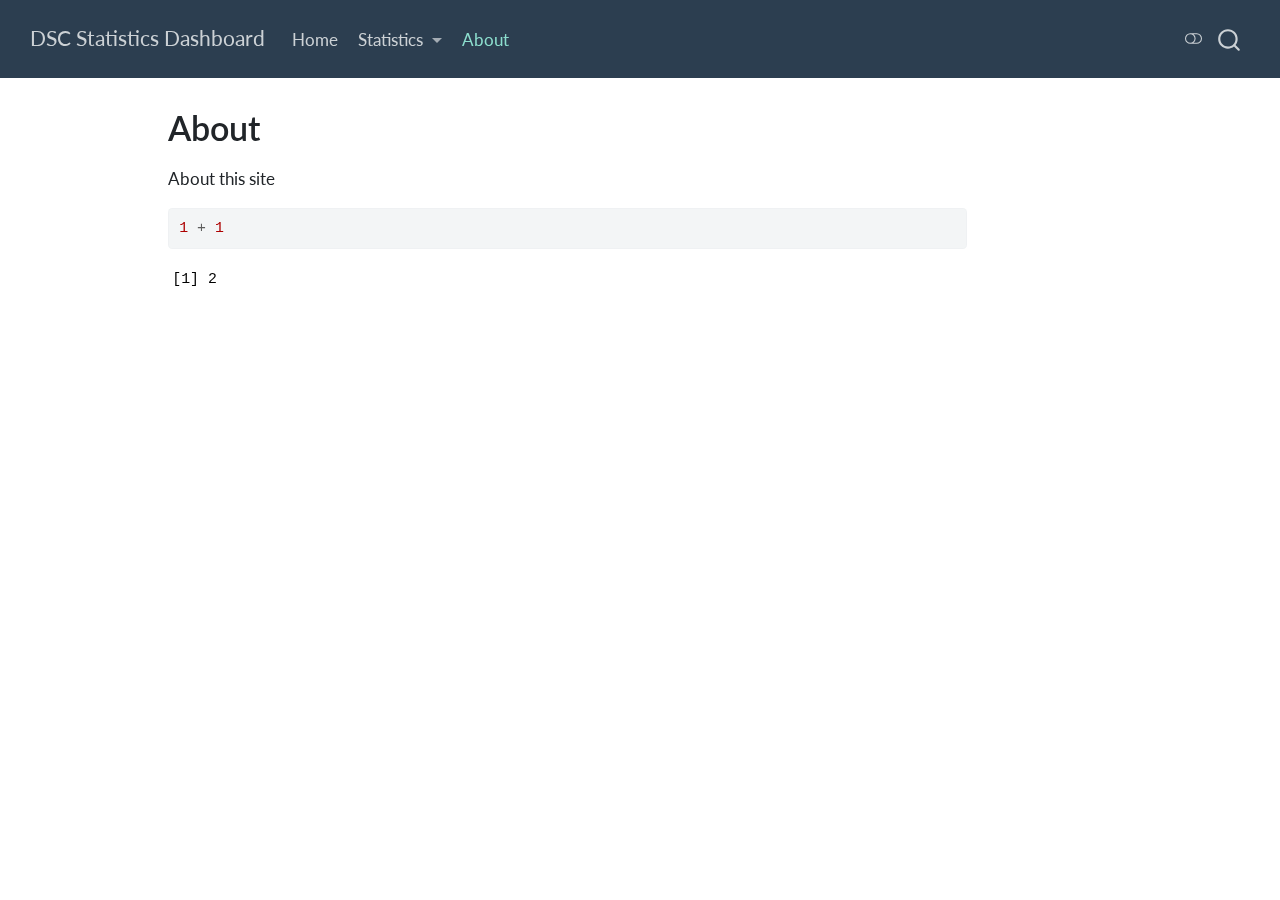
<file: about.html>
<!DOCTYPE html>
<html xmlns="http://www.w3.org/1999/xhtml" lang="en" xml:lang="en"><head>

<meta charset="utf-8">
<meta name="generator" content="quarto-1.8.27">

<meta name="viewport" content="width=device-width, initial-scale=1.0, user-scalable=yes">


<title>About – DSC Statistics Dashboard</title>
<style>
code{white-space: pre-wrap;}
span.smallcaps{font-variant: small-caps;}
div.columns{display: flex; gap: min(4vw, 1.5em);}
div.column{flex: auto; overflow-x: auto;}
div.hanging-indent{margin-left: 1.5em; text-indent: -1.5em;}
ul.task-list{list-style: none;}
ul.task-list li input[type="checkbox"] {
  width: 0.8em;
  margin: 0 0.8em 0.2em -1em; /* quarto-specific, see https://github.com/quarto-dev/quarto-cli/issues/4556 */ 
  vertical-align: middle;
}
/* CSS for syntax highlighting */
html { -webkit-text-size-adjust: 100%; }
pre > code.sourceCode { white-space: pre; position: relative; }
pre > code.sourceCode > span { display: inline-block; line-height: 1.25; }
pre > code.sourceCode > span:empty { height: 1.2em; }
.sourceCode { overflow: visible; }
code.sourceCode > span { color: inherit; text-decoration: inherit; }
div.sourceCode { margin: 1em 0; }
pre.sourceCode { margin: 0; }
@media screen {
div.sourceCode { overflow: auto; }
}
@media print {
pre > code.sourceCode { white-space: pre-wrap; }
pre > code.sourceCode > span { text-indent: -5em; padding-left: 5em; }
}
pre.numberSource code
  { counter-reset: source-line 0; }
pre.numberSource code > span
  { position: relative; left: -4em; counter-increment: source-line; }
pre.numberSource code > span > a:first-child::before
  { content: counter(source-line);
    position: relative; left: -1em; text-align: right; vertical-align: baseline;
    border: none; display: inline-block;
    -webkit-touch-callout: none; -webkit-user-select: none;
    -khtml-user-select: none; -moz-user-select: none;
    -ms-user-select: none; user-select: none;
    padding: 0 4px; width: 4em;
  }
pre.numberSource { margin-left: 3em;  padding-left: 4px; }
div.sourceCode
  {   }
@media screen {
pre > code.sourceCode > span > a:first-child::before { text-decoration: underline; }
}
</style>


<script src="site_libs/quarto-nav/quarto-nav.js"></script>
<script src="site_libs/quarto-nav/headroom.min.js"></script>
<script src="site_libs/clipboard/clipboard.min.js"></script>
<script src="site_libs/quarto-search/autocomplete.umd.js"></script>
<script src="site_libs/quarto-search/fuse.min.js"></script>
<script src="site_libs/quarto-search/quarto-search.js"></script>
<meta name="quarto:offset" content="./">
<script src="site_libs/quarto-html/quarto.js" type="module"></script>
<script src="site_libs/quarto-html/tabsets/tabsets.js" type="module"></script>
<script src="site_libs/quarto-html/axe/axe-check.js" type="module"></script>
<script src="site_libs/quarto-html/popper.min.js"></script>
<script src="site_libs/quarto-html/tippy.umd.min.js"></script>
<script src="site_libs/quarto-html/anchor.min.js"></script>
<link href="site_libs/quarto-html/tippy.css" rel="stylesheet">
<link href="site_libs/quarto-html/quarto-syntax-highlighting-ed96de9b727972fe78a7b5d16c58bf87.css" rel="stylesheet" class="quarto-color-scheme" id="quarto-text-highlighting-styles">
<link href="site_libs/quarto-html/quarto-syntax-highlighting-dark-4d9afe2b8d18ee9fa5d0d57b5ed4214d.css" rel="stylesheet" class="quarto-color-scheme quarto-color-alternate" id="quarto-text-highlighting-styles">
<link href="site_libs/quarto-html/quarto-syntax-highlighting-ed96de9b727972fe78a7b5d16c58bf87.css" rel="stylesheet" class="quarto-color-scheme-extra" id="quarto-text-highlighting-styles">
<script src="site_libs/bootstrap/bootstrap.min.js"></script>
<link href="site_libs/bootstrap/bootstrap-icons.css" rel="stylesheet">
<link href="site_libs/bootstrap/bootstrap-6457b5646f0f6027685ab53bb38b23c8.min.css" rel="stylesheet" append-hash="true" class="quarto-color-scheme" id="quarto-bootstrap" data-mode="light">
<link href="site_libs/bootstrap/bootstrap-dark-feadf0bfd3f54624ec68e70c2335de3c.min.css" rel="stylesheet" append-hash="true" class="quarto-color-scheme quarto-color-alternate" id="quarto-bootstrap" data-mode="dark">
<link href="site_libs/bootstrap/bootstrap-6457b5646f0f6027685ab53bb38b23c8.min.css" rel="stylesheet" append-hash="true" class="quarto-color-scheme-extra" id="quarto-bootstrap" data-mode="light">
<script id="quarto-search-options" type="application/json">{
  "location": "navbar",
  "copy-button": false,
  "collapse-after": 3,
  "panel-placement": "end",
  "type": "overlay",
  "limit": 50,
  "keyboard-shortcut": [
    "f",
    "/",
    "s"
  ],
  "show-item-context": false,
  "language": {
    "search-no-results-text": "No results",
    "search-matching-documents-text": "matching documents",
    "search-copy-link-title": "Copy link to search",
    "search-hide-matches-text": "Hide additional matches",
    "search-more-match-text": "more match in this document",
    "search-more-matches-text": "more matches in this document",
    "search-clear-button-title": "Clear",
    "search-text-placeholder": "",
    "search-detached-cancel-button-title": "Cancel",
    "search-submit-button-title": "Submit",
    "search-label": "Search"
  }
}</script>


<link rel="stylesheet" href="styles.css">
</head>

<body class="nav-fixed quarto-light"><script id="quarto-html-before-body" type="application/javascript">
    const toggleBodyColorMode = (bsSheetEl) => {
      const mode = bsSheetEl.getAttribute("data-mode");
      const bodyEl = window.document.querySelector("body");
      if (mode === "dark") {
        bodyEl.classList.add("quarto-dark");
        bodyEl.classList.remove("quarto-light");
      } else {
        bodyEl.classList.add("quarto-light");
        bodyEl.classList.remove("quarto-dark");
      }
    }
    const toggleBodyColorPrimary = () => {
      const bsSheetEl = window.document.querySelector("link#quarto-bootstrap:not([rel=disabled-stylesheet])");
      if (bsSheetEl) {
        toggleBodyColorMode(bsSheetEl);
      }
    }
    const setColorSchemeToggle = (alternate) => {
      const toggles = window.document.querySelectorAll('.quarto-color-scheme-toggle');
      for (let i=0; i < toggles.length; i++) {
        const toggle = toggles[i];
        if (toggle) {
          if (alternate) {
            toggle.classList.add("alternate");
          } else {
            toggle.classList.remove("alternate");
          }
        }
      }
    };
    const toggleColorMode = (alternate) => {
      // Switch the stylesheets
      const primaryStylesheets = window.document.querySelectorAll('link.quarto-color-scheme:not(.quarto-color-alternate)');
      const alternateStylesheets = window.document.querySelectorAll('link.quarto-color-scheme.quarto-color-alternate');
      manageTransitions('#quarto-margin-sidebar .nav-link', false);
      if (alternate) {
        // note: dark is layered on light, we don't disable primary!
        enableStylesheet(alternateStylesheets);
        for (const sheetNode of alternateStylesheets) {
          if (sheetNode.id === "quarto-bootstrap") {
            toggleBodyColorMode(sheetNode);
          }
        }
      } else {
        disableStylesheet(alternateStylesheets);
        enableStylesheet(primaryStylesheets)
        toggleBodyColorPrimary();
      }
      manageTransitions('#quarto-margin-sidebar .nav-link', true);
      // Switch the toggles
      setColorSchemeToggle(alternate)
      // Hack to workaround the fact that safari doesn't
      // properly recolor the scrollbar when toggling (#1455)
      if (navigator.userAgent.indexOf('Safari') > 0 && navigator.userAgent.indexOf('Chrome') == -1) {
        manageTransitions("body", false);
        window.scrollTo(0, 1);
        setTimeout(() => {
          window.scrollTo(0, 0);
          manageTransitions("body", true);
        }, 40);
      }
    }
    const disableStylesheet = (stylesheets) => {
      for (let i=0; i < stylesheets.length; i++) {
        const stylesheet = stylesheets[i];
        stylesheet.rel = 'disabled-stylesheet';
      }
    }
    const enableStylesheet = (stylesheets) => {
      for (let i=0; i < stylesheets.length; i++) {
        const stylesheet = stylesheets[i];
        if(stylesheet.rel !== 'stylesheet') { // for Chrome, which will still FOUC without this check
          stylesheet.rel = 'stylesheet';
        }
      }
    }
    const manageTransitions = (selector, allowTransitions) => {
      const els = window.document.querySelectorAll(selector);
      for (let i=0; i < els.length; i++) {
        const el = els[i];
        if (allowTransitions) {
          el.classList.remove('notransition');
        } else {
          el.classList.add('notransition');
        }
      }
    }
    const isFileUrl = () => {
      return window.location.protocol === 'file:';
    }
    const hasAlternateSentinel = () => {
      let styleSentinel = getColorSchemeSentinel();
      if (styleSentinel !== null) {
        return styleSentinel === "alternate";
      } else {
        return false;
      }
    }
    const setStyleSentinel = (alternate) => {
      const value = alternate ? "alternate" : "default";
      if (!isFileUrl()) {
        window.localStorage.setItem("quarto-color-scheme", value);
      } else {
        localAlternateSentinel = value;
      }
    }
    const getColorSchemeSentinel = () => {
      if (!isFileUrl()) {
        const storageValue = window.localStorage.getItem("quarto-color-scheme");
        return storageValue != null ? storageValue : localAlternateSentinel;
      } else {
        return localAlternateSentinel;
      }
    }
    const toggleGiscusIfUsed = (isAlternate, darkModeDefault) => {
      const baseTheme = document.querySelector('#giscus-base-theme')?.value ?? 'light';
      const alternateTheme = document.querySelector('#giscus-alt-theme')?.value ?? 'dark';
      let newTheme = '';
      if(authorPrefersDark) {
        newTheme = isAlternate ? baseTheme : alternateTheme;
      } else {
        newTheme = isAlternate ? alternateTheme : baseTheme;
      }
      const changeGiscusTheme = () => {
        // From: https://github.com/giscus/giscus/issues/336
        const sendMessage = (message) => {
          const iframe = document.querySelector('iframe.giscus-frame');
          if (!iframe) return;
          iframe.contentWindow.postMessage({ giscus: message }, 'https://giscus.app');
        }
        sendMessage({
          setConfig: {
            theme: newTheme
          }
        });
      }
      const isGiscussLoaded = window.document.querySelector('iframe.giscus-frame') !== null;
      if (isGiscussLoaded) {
        changeGiscusTheme();
      }
    };
    const authorPrefersDark = false;
    const darkModeDefault = authorPrefersDark;
      document.querySelector('link#quarto-text-highlighting-styles.quarto-color-scheme-extra').rel = 'disabled-stylesheet';
      document.querySelector('link#quarto-bootstrap.quarto-color-scheme-extra').rel = 'disabled-stylesheet';
    let localAlternateSentinel = darkModeDefault ? 'alternate' : 'default';
    // Dark / light mode switch
    window.quartoToggleColorScheme = () => {
      // Read the current dark / light value
      let toAlternate = !hasAlternateSentinel();
      toggleColorMode(toAlternate);
      setStyleSentinel(toAlternate);
      toggleGiscusIfUsed(toAlternate, darkModeDefault);
      window.dispatchEvent(new Event('resize'));
    };
    // Switch to dark mode if need be
    if (hasAlternateSentinel()) {
      toggleColorMode(true);
    } else {
      toggleColorMode(false);
    }
  </script>

<div id="quarto-search-results"></div>
  <header id="quarto-header" class="headroom fixed-top">
    <nav class="navbar navbar-expand-lg " data-bs-theme="dark">
      <div class="navbar-container container-fluid">
      <div class="navbar-brand-container mx-auto">
    <a class="navbar-brand" href="./index.html">
    <span class="navbar-title">DSC Statistics Dashboard</span>
    </a>
  </div>
            <div id="quarto-search" class="" title="Search"></div>
          <button class="navbar-toggler" type="button" data-bs-toggle="collapse" data-bs-target="#navbarCollapse" aria-controls="navbarCollapse" role="menu" aria-expanded="false" aria-label="Toggle navigation" onclick="if (window.quartoToggleHeadroom) { window.quartoToggleHeadroom(); }">
  <span class="navbar-toggler-icon"></span>
</button>
          <div class="collapse navbar-collapse" id="navbarCollapse">
            <ul class="navbar-nav navbar-nav-scroll me-auto">
  <li class="nav-item">
    <a class="nav-link" href="./index.html"> 
<span class="menu-text">Home</span></a>
  </li>  
  <li class="nav-item dropdown ">
    <a class="nav-link dropdown-toggle" href="#" id="nav-menu-statistics" role="link" data-bs-toggle="dropdown" aria-expanded="false">
 <span class="menu-text">Statistics</span>
    </a>
    <ul class="dropdown-menu" aria-labelledby="nav-menu-statistics">    
        <li>
    <a class="dropdown-item" href="./consulting.html">
 <span class="dropdown-text">Consulting</span></a>
  </li>  
        <li>
    <a class="dropdown-item" href="./instruction.html">
 <span class="dropdown-text">Instruction</span></a>
  </li>  
        <li>
    <a class="dropdown-item" href="./infrastructure.html">
 <span class="dropdown-text">Infrastructure</span></a>
  </li>  
    </ul>
  </li>
  <li class="nav-item">
    <a class="nav-link active" href="./about.html" aria-current="page"> 
<span class="menu-text">About</span></a>
  </li>  
</ul>
          </div> <!-- /navcollapse -->
            <div class="quarto-navbar-tools">
  <a href="" class="quarto-color-scheme-toggle quarto-navigation-tool  px-1" onclick="window.quartoToggleColorScheme(); return false;" title="Toggle dark mode"><i class="bi"></i></a>
</div>
      </div> <!-- /container-fluid -->
    </nav>
</header>
<!-- content -->
<div id="quarto-content" class="quarto-container page-columns page-rows-contents page-layout-article page-navbar">
<!-- sidebar -->
<!-- margin-sidebar -->
    <div id="quarto-margin-sidebar" class="sidebar margin-sidebar zindex-bottom">
        
    </div>
<!-- main -->
<main class="content" id="quarto-document-content">


<header id="title-block-header" class="quarto-title-block default">
<div class="quarto-title">
<h1 class="title">About</h1>
</div>



<div class="quarto-title-meta">

    
  
    
  </div>
  


</header>


<p>About this site</p>
<div class="cell">
<div class="code-copy-outer-scaffold"><div class="sourceCode cell-code" id="cb1"><pre class="sourceCode r code-with-copy"><code class="sourceCode r"><span id="cb1-1"><a href="#cb1-1" aria-hidden="true" tabindex="-1"></a><span class="dv">1</span> <span class="sc">+</span> <span class="dv">1</span></span></code></pre></div><button title="Copy to Clipboard" class="code-copy-button"><i class="bi"></i></button></div>
<div class="cell-output cell-output-stdout">
<pre><code>[1] 2</code></pre>
</div>
</div>



</main> <!-- /main -->
<script id="quarto-html-after-body" type="application/javascript">
  window.document.addEventListener("DOMContentLoaded", function (event) {
    // Ensure there is a toggle, if there isn't float one in the top right
    if (window.document.querySelector('.quarto-color-scheme-toggle') === null) {
      const a = window.document.createElement('a');
      a.classList.add('top-right');
      a.classList.add('quarto-color-scheme-toggle');
      a.href = "";
      a.onclick = function() { try { window.quartoToggleColorScheme(); } catch {} return false; };
      const i = window.document.createElement("i");
      i.classList.add('bi');
      a.appendChild(i);
      window.document.body.appendChild(a);
    }
    setColorSchemeToggle(hasAlternateSentinel())
    const icon = "";
    const anchorJS = new window.AnchorJS();
    anchorJS.options = {
      placement: 'right',
      icon: icon
    };
    anchorJS.add('.anchored');
    const isCodeAnnotation = (el) => {
      for (const clz of el.classList) {
        if (clz.startsWith('code-annotation-')) {                     
          return true;
        }
      }
      return false;
    }
    const onCopySuccess = function(e) {
      // button target
      const button = e.trigger;
      // don't keep focus
      button.blur();
      // flash "checked"
      button.classList.add('code-copy-button-checked');
      var currentTitle = button.getAttribute("title");
      button.setAttribute("title", "Copied!");
      let tooltip;
      if (window.bootstrap) {
        button.setAttribute("data-bs-toggle", "tooltip");
        button.setAttribute("data-bs-placement", "left");
        button.setAttribute("data-bs-title", "Copied!");
        tooltip = new bootstrap.Tooltip(button, 
          { trigger: "manual", 
            customClass: "code-copy-button-tooltip",
            offset: [0, -8]});
        tooltip.show();    
      }
      setTimeout(function() {
        if (tooltip) {
          tooltip.hide();
          button.removeAttribute("data-bs-title");
          button.removeAttribute("data-bs-toggle");
          button.removeAttribute("data-bs-placement");
        }
        button.setAttribute("title", currentTitle);
        button.classList.remove('code-copy-button-checked');
      }, 1000);
      // clear code selection
      e.clearSelection();
    }
    const getTextToCopy = function(trigger) {
      const outerScaffold = trigger.parentElement.cloneNode(true);
      const codeEl = outerScaffold.querySelector('code');
      for (const childEl of codeEl.children) {
        if (isCodeAnnotation(childEl)) {
          childEl.remove();
        }
      }
      return codeEl.innerText;
    }
    const clipboard = new window.ClipboardJS('.code-copy-button:not([data-in-quarto-modal])', {
      text: getTextToCopy
    });
    clipboard.on('success', onCopySuccess);
    if (window.document.getElementById('quarto-embedded-source-code-modal')) {
      const clipboardModal = new window.ClipboardJS('.code-copy-button[data-in-quarto-modal]', {
        text: getTextToCopy,
        container: window.document.getElementById('quarto-embedded-source-code-modal')
      });
      clipboardModal.on('success', onCopySuccess);
    }
      var localhostRegex = new RegExp(/^(?:http|https):\/\/localhost\:?[0-9]*\//);
      var mailtoRegex = new RegExp(/^mailto:/);
        var filterRegex = new RegExp('/' + window.location.host + '/');
      var isInternal = (href) => {
          return filterRegex.test(href) || localhostRegex.test(href) || mailtoRegex.test(href);
      }
      // Inspect non-navigation links and adorn them if external
     var links = window.document.querySelectorAll('a[href]:not(.nav-link):not(.navbar-brand):not(.toc-action):not(.sidebar-link):not(.sidebar-item-toggle):not(.pagination-link):not(.no-external):not([aria-hidden]):not(.dropdown-item):not(.quarto-navigation-tool):not(.about-link)');
      for (var i=0; i<links.length; i++) {
        const link = links[i];
        if (!isInternal(link.href)) {
          // undo the damage that might have been done by quarto-nav.js in the case of
          // links that we want to consider external
          if (link.dataset.originalHref !== undefined) {
            link.href = link.dataset.originalHref;
          }
        }
      }
    function tippyHover(el, contentFn, onTriggerFn, onUntriggerFn) {
      const config = {
        allowHTML: true,
        maxWidth: 500,
        delay: 100,
        arrow: false,
        appendTo: function(el) {
            return el.parentElement;
        },
        interactive: true,
        interactiveBorder: 10,
        theme: 'quarto',
        placement: 'bottom-start',
      };
      if (contentFn) {
        config.content = contentFn;
      }
      if (onTriggerFn) {
        config.onTrigger = onTriggerFn;
      }
      if (onUntriggerFn) {
        config.onUntrigger = onUntriggerFn;
      }
      window.tippy(el, config); 
    }
    const noterefs = window.document.querySelectorAll('a[role="doc-noteref"]');
    for (var i=0; i<noterefs.length; i++) {
      const ref = noterefs[i];
      tippyHover(ref, function() {
        // use id or data attribute instead here
        let href = ref.getAttribute('data-footnote-href') || ref.getAttribute('href');
        try { href = new URL(href).hash; } catch {}
        const id = href.replace(/^#\/?/, "");
        const note = window.document.getElementById(id);
        if (note) {
          return note.innerHTML;
        } else {
          return "";
        }
      });
    }
    const xrefs = window.document.querySelectorAll('a.quarto-xref');
    const processXRef = (id, note) => {
      // Strip column container classes
      const stripColumnClz = (el) => {
        el.classList.remove("page-full", "page-columns");
        if (el.children) {
          for (const child of el.children) {
            stripColumnClz(child);
          }
        }
      }
      stripColumnClz(note)
      if (id === null || id.startsWith('sec-')) {
        // Special case sections, only their first couple elements
        const container = document.createElement("div");
        if (note.children && note.children.length > 2) {
          container.appendChild(note.children[0].cloneNode(true));
          for (let i = 1; i < note.children.length; i++) {
            const child = note.children[i];
            if (child.tagName === "P" && child.innerText === "") {
              continue;
            } else {
              container.appendChild(child.cloneNode(true));
              break;
            }
          }
          if (window.Quarto?.typesetMath) {
            window.Quarto.typesetMath(container);
          }
          return container.innerHTML
        } else {
          if (window.Quarto?.typesetMath) {
            window.Quarto.typesetMath(note);
          }
          return note.innerHTML;
        }
      } else {
        // Remove any anchor links if they are present
        const anchorLink = note.querySelector('a.anchorjs-link');
        if (anchorLink) {
          anchorLink.remove();
        }
        if (window.Quarto?.typesetMath) {
          window.Quarto.typesetMath(note);
        }
        if (note.classList.contains("callout")) {
          return note.outerHTML;
        } else {
          return note.innerHTML;
        }
      }
    }
    for (var i=0; i<xrefs.length; i++) {
      const xref = xrefs[i];
      tippyHover(xref, undefined, function(instance) {
        instance.disable();
        let url = xref.getAttribute('href');
        let hash = undefined; 
        if (url.startsWith('#')) {
          hash = url;
        } else {
          try { hash = new URL(url).hash; } catch {}
        }
        if (hash) {
          const id = hash.replace(/^#\/?/, "");
          const note = window.document.getElementById(id);
          if (note !== null) {
            try {
              const html = processXRef(id, note.cloneNode(true));
              instance.setContent(html);
            } finally {
              instance.enable();
              instance.show();
            }
          } else {
            // See if we can fetch this
            fetch(url.split('#')[0])
            .then(res => res.text())
            .then(html => {
              const parser = new DOMParser();
              const htmlDoc = parser.parseFromString(html, "text/html");
              const note = htmlDoc.getElementById(id);
              if (note !== null) {
                const html = processXRef(id, note);
                instance.setContent(html);
              } 
            }).finally(() => {
              instance.enable();
              instance.show();
            });
          }
        } else {
          // See if we can fetch a full url (with no hash to target)
          // This is a special case and we should probably do some content thinning / targeting
          fetch(url)
          .then(res => res.text())
          .then(html => {
            const parser = new DOMParser();
            const htmlDoc = parser.parseFromString(html, "text/html");
            const note = htmlDoc.querySelector('main.content');
            if (note !== null) {
              // This should only happen for chapter cross references
              // (since there is no id in the URL)
              // remove the first header
              if (note.children.length > 0 && note.children[0].tagName === "HEADER") {
                note.children[0].remove();
              }
              const html = processXRef(null, note);
              instance.setContent(html);
            } 
          }).finally(() => {
            instance.enable();
            instance.show();
          });
        }
      }, function(instance) {
      });
    }
        let selectedAnnoteEl;
        const selectorForAnnotation = ( cell, annotation) => {
          let cellAttr = 'data-code-cell="' + cell + '"';
          let lineAttr = 'data-code-annotation="' +  annotation + '"';
          const selector = 'span[' + cellAttr + '][' + lineAttr + ']';
          return selector;
        }
        const selectCodeLines = (annoteEl) => {
          const doc = window.document;
          const targetCell = annoteEl.getAttribute("data-target-cell");
          const targetAnnotation = annoteEl.getAttribute("data-target-annotation");
          const annoteSpan = window.document.querySelector(selectorForAnnotation(targetCell, targetAnnotation));
          const lines = annoteSpan.getAttribute("data-code-lines").split(",");
          const lineIds = lines.map((line) => {
            return targetCell + "-" + line;
          })
          let top = null;
          let height = null;
          let parent = null;
          if (lineIds.length > 0) {
              //compute the position of the single el (top and bottom and make a div)
              const el = window.document.getElementById(lineIds[0]);
              top = el.offsetTop;
              height = el.offsetHeight;
              parent = el.parentElement.parentElement;
            if (lineIds.length > 1) {
              const lastEl = window.document.getElementById(lineIds[lineIds.length - 1]);
              const bottom = lastEl.offsetTop + lastEl.offsetHeight;
              height = bottom - top;
            }
            if (top !== null && height !== null && parent !== null) {
              // cook up a div (if necessary) and position it 
              let div = window.document.getElementById("code-annotation-line-highlight");
              if (div === null) {
                div = window.document.createElement("div");
                div.setAttribute("id", "code-annotation-line-highlight");
                div.style.position = 'absolute';
                parent.appendChild(div);
              }
              div.style.top = top - 2 + "px";
              div.style.height = height + 4 + "px";
              div.style.left = 0;
              let gutterDiv = window.document.getElementById("code-annotation-line-highlight-gutter");
              if (gutterDiv === null) {
                gutterDiv = window.document.createElement("div");
                gutterDiv.setAttribute("id", "code-annotation-line-highlight-gutter");
                gutterDiv.style.position = 'absolute';
                const codeCell = window.document.getElementById(targetCell);
                const gutter = codeCell.querySelector('.code-annotation-gutter');
                gutter.appendChild(gutterDiv);
              }
              gutterDiv.style.top = top - 2 + "px";
              gutterDiv.style.height = height + 4 + "px";
            }
            selectedAnnoteEl = annoteEl;
          }
        };
        const unselectCodeLines = () => {
          const elementsIds = ["code-annotation-line-highlight", "code-annotation-line-highlight-gutter"];
          elementsIds.forEach((elId) => {
            const div = window.document.getElementById(elId);
            if (div) {
              div.remove();
            }
          });
          selectedAnnoteEl = undefined;
        };
          // Handle positioning of the toggle
      window.addEventListener(
        "resize",
        throttle(() => {
          elRect = undefined;
          if (selectedAnnoteEl) {
            selectCodeLines(selectedAnnoteEl);
          }
        }, 10)
      );
      function throttle(fn, ms) {
      let throttle = false;
      let timer;
        return (...args) => {
          if(!throttle) { // first call gets through
              fn.apply(this, args);
              throttle = true;
          } else { // all the others get throttled
              if(timer) clearTimeout(timer); // cancel #2
              timer = setTimeout(() => {
                fn.apply(this, args);
                timer = throttle = false;
              }, ms);
          }
        };
      }
        // Attach click handler to the DT
        const annoteDls = window.document.querySelectorAll('dt[data-target-cell]');
        for (const annoteDlNode of annoteDls) {
          annoteDlNode.addEventListener('click', (event) => {
            const clickedEl = event.target;
            if (clickedEl !== selectedAnnoteEl) {
              unselectCodeLines();
              const activeEl = window.document.querySelector('dt[data-target-cell].code-annotation-active');
              if (activeEl) {
                activeEl.classList.remove('code-annotation-active');
              }
              selectCodeLines(clickedEl);
              clickedEl.classList.add('code-annotation-active');
            } else {
              // Unselect the line
              unselectCodeLines();
              clickedEl.classList.remove('code-annotation-active');
            }
          });
        }
    const findCites = (el) => {
      const parentEl = el.parentElement;
      if (parentEl) {
        const cites = parentEl.dataset.cites;
        if (cites) {
          return {
            el,
            cites: cites.split(' ')
          };
        } else {
          return findCites(el.parentElement)
        }
      } else {
        return undefined;
      }
    };
    var bibliorefs = window.document.querySelectorAll('a[role="doc-biblioref"]');
    for (var i=0; i<bibliorefs.length; i++) {
      const ref = bibliorefs[i];
      const citeInfo = findCites(ref);
      if (citeInfo) {
        tippyHover(citeInfo.el, function() {
          var popup = window.document.createElement('div');
          citeInfo.cites.forEach(function(cite) {
            var citeDiv = window.document.createElement('div');
            citeDiv.classList.add('hanging-indent');
            citeDiv.classList.add('csl-entry');
            var biblioDiv = window.document.getElementById('ref-' + cite);
            if (biblioDiv) {
              citeDiv.innerHTML = biblioDiv.innerHTML;
            }
            popup.appendChild(citeDiv);
          });
          return popup.innerHTML;
        });
      }
    }
  });
  </script>
</div> <!-- /content -->




</body></html>
</file>
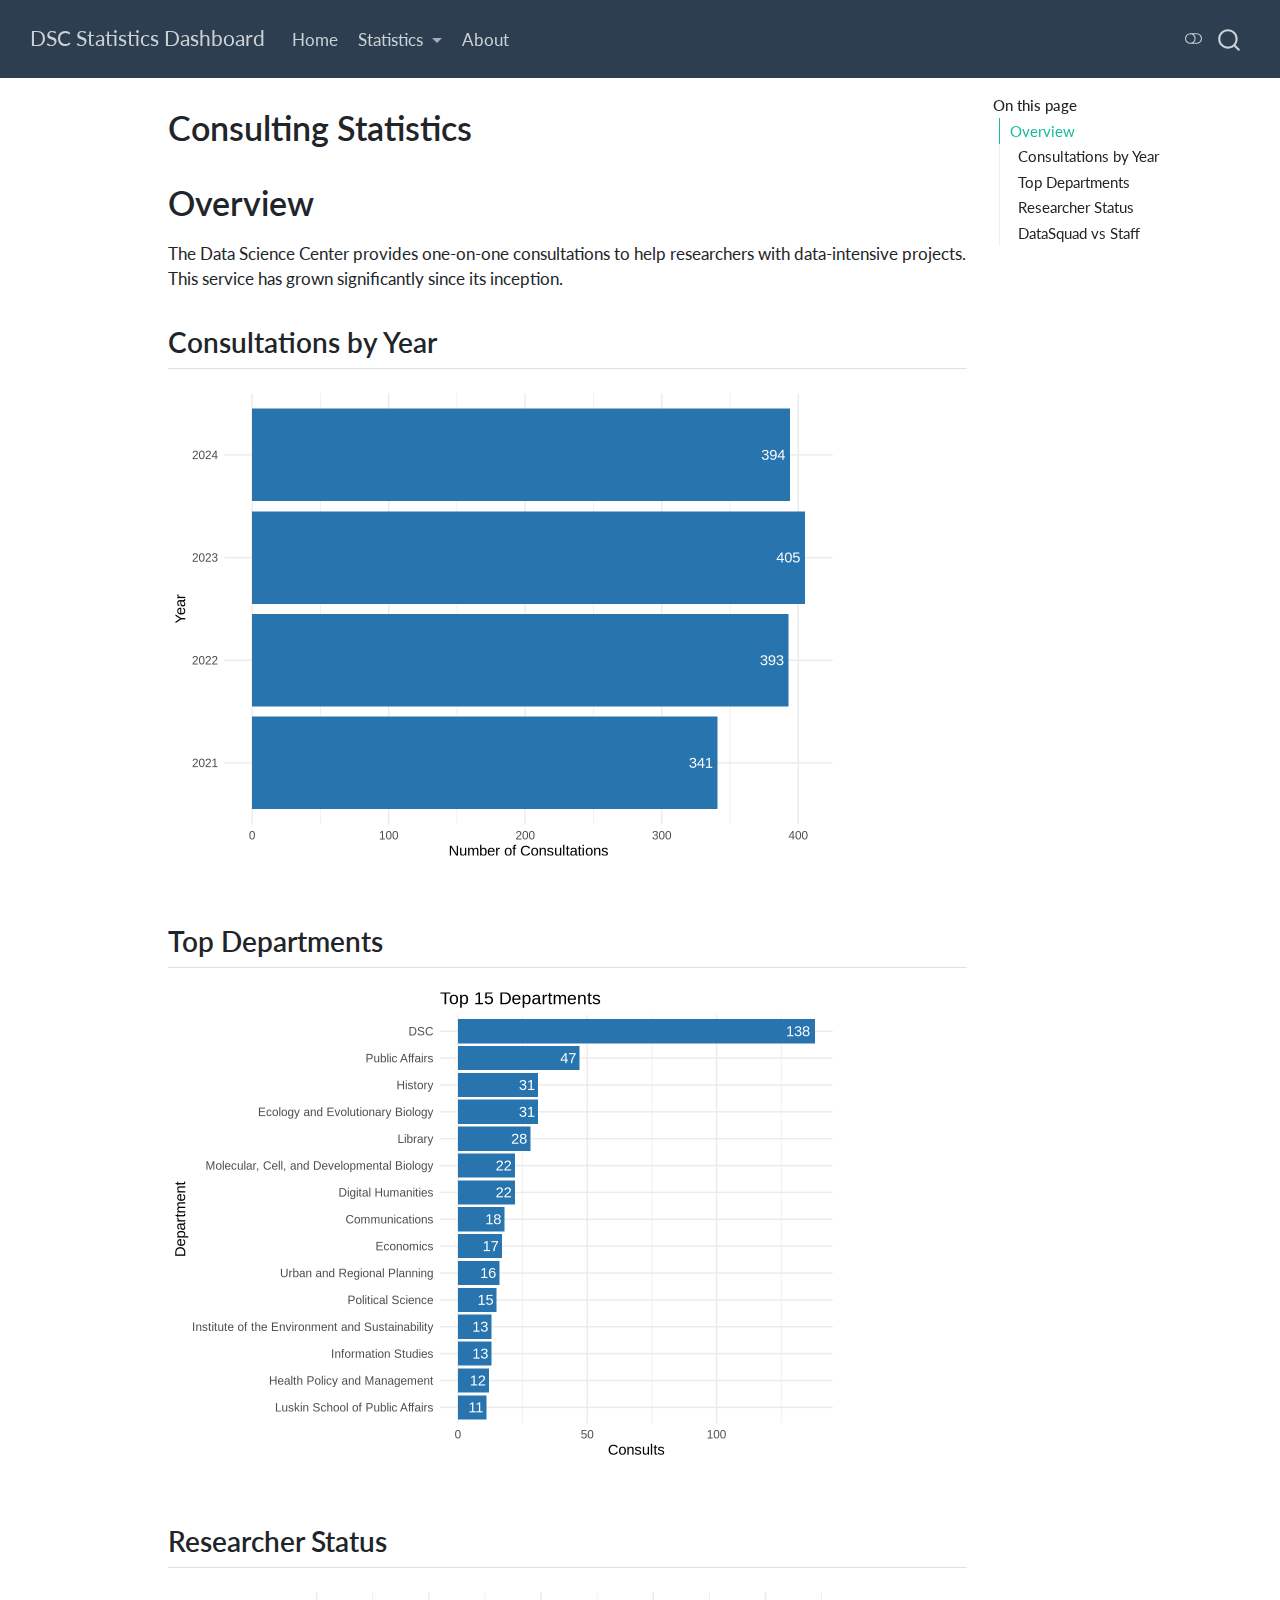
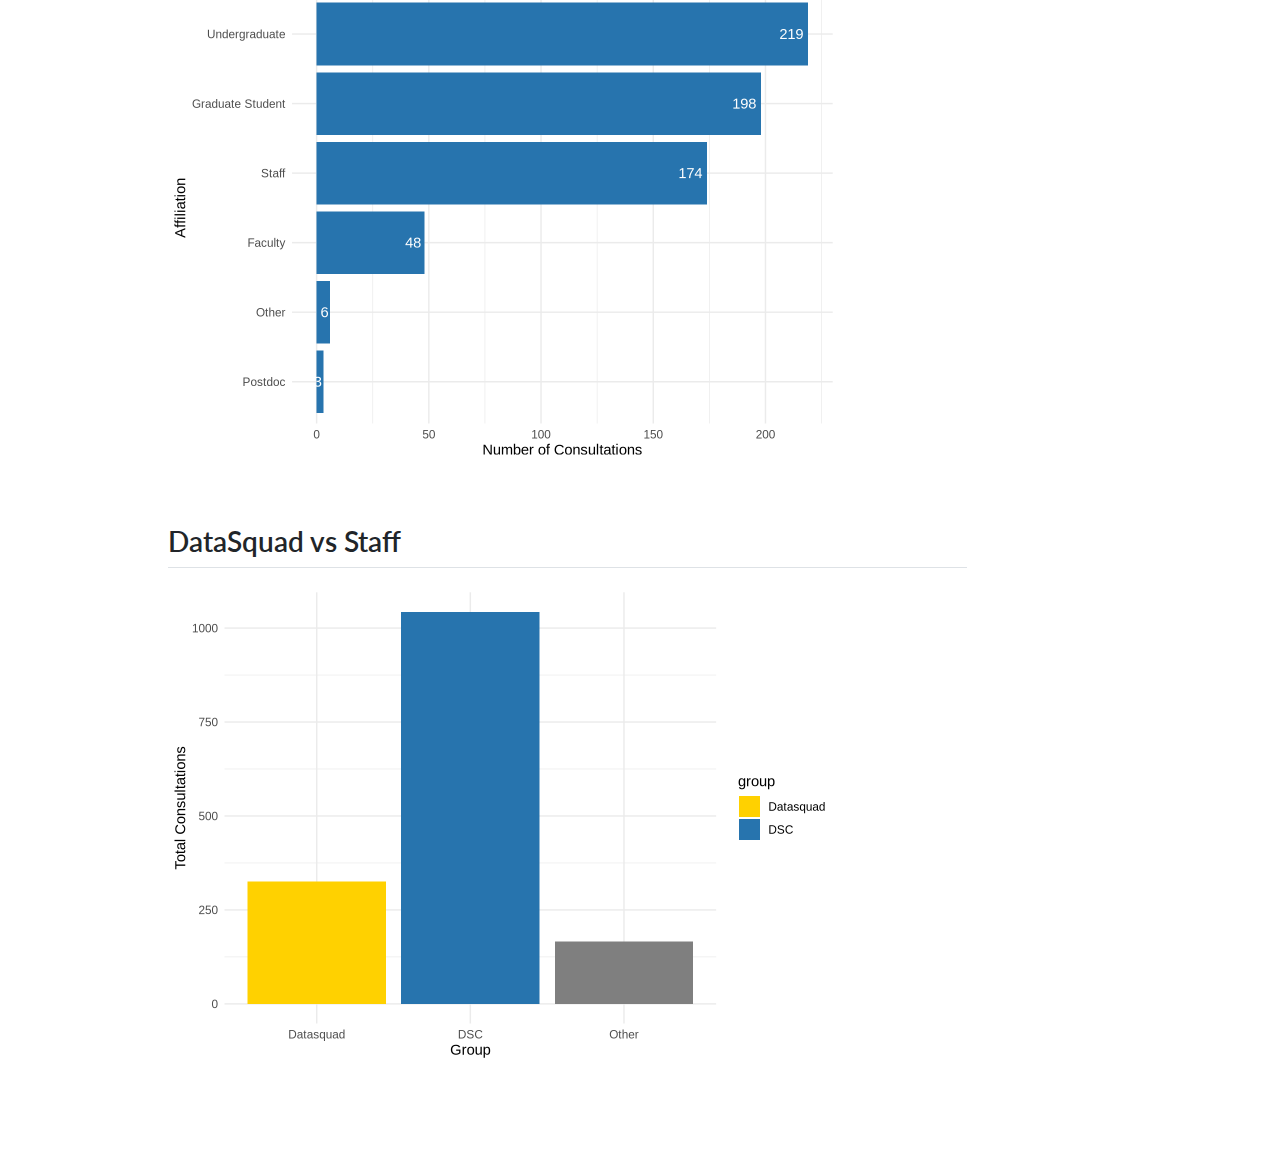
<file: consulting.html>
<!DOCTYPE html>
<html xmlns="http://www.w3.org/1999/xhtml" lang="en" xml:lang="en"><head>

<meta charset="utf-8">
<meta name="generator" content="quarto-1.8.27">

<meta name="viewport" content="width=device-width, initial-scale=1.0, user-scalable=yes">


<title>Consulting Statistics – DSC Statistics Dashboard</title>
<style>
code{white-space: pre-wrap;}
span.smallcaps{font-variant: small-caps;}
div.columns{display: flex; gap: min(4vw, 1.5em);}
div.column{flex: auto; overflow-x: auto;}
div.hanging-indent{margin-left: 1.5em; text-indent: -1.5em;}
ul.task-list{list-style: none;}
ul.task-list li input[type="checkbox"] {
  width: 0.8em;
  margin: 0 0.8em 0.2em -1em; /* quarto-specific, see https://github.com/quarto-dev/quarto-cli/issues/4556 */ 
  vertical-align: middle;
}
</style>


<script src="site_libs/quarto-nav/quarto-nav.js"></script>
<script src="site_libs/quarto-nav/headroom.min.js"></script>
<script src="site_libs/clipboard/clipboard.min.js"></script>
<script src="site_libs/quarto-search/autocomplete.umd.js"></script>
<script src="site_libs/quarto-search/fuse.min.js"></script>
<script src="site_libs/quarto-search/quarto-search.js"></script>
<meta name="quarto:offset" content="./">
<script src="site_libs/quarto-html/quarto.js" type="module"></script>
<script src="site_libs/quarto-html/tabsets/tabsets.js" type="module"></script>
<script src="site_libs/quarto-html/axe/axe-check.js" type="module"></script>
<script src="site_libs/quarto-html/popper.min.js"></script>
<script src="site_libs/quarto-html/tippy.umd.min.js"></script>
<script src="site_libs/quarto-html/anchor.min.js"></script>
<link href="site_libs/quarto-html/tippy.css" rel="stylesheet">
<link href="site_libs/quarto-html/quarto-syntax-highlighting-ed96de9b727972fe78a7b5d16c58bf87.css" rel="stylesheet" class="quarto-color-scheme" id="quarto-text-highlighting-styles">
<link href="site_libs/quarto-html/quarto-syntax-highlighting-dark-4d9afe2b8d18ee9fa5d0d57b5ed4214d.css" rel="stylesheet" class="quarto-color-scheme quarto-color-alternate" id="quarto-text-highlighting-styles">
<link href="site_libs/quarto-html/quarto-syntax-highlighting-ed96de9b727972fe78a7b5d16c58bf87.css" rel="stylesheet" class="quarto-color-scheme-extra" id="quarto-text-highlighting-styles">
<script src="site_libs/bootstrap/bootstrap.min.js"></script>
<link href="site_libs/bootstrap/bootstrap-icons.css" rel="stylesheet">
<link href="site_libs/bootstrap/bootstrap-6457b5646f0f6027685ab53bb38b23c8.min.css" rel="stylesheet" append-hash="true" class="quarto-color-scheme" id="quarto-bootstrap" data-mode="light">
<link href="site_libs/bootstrap/bootstrap-dark-feadf0bfd3f54624ec68e70c2335de3c.min.css" rel="stylesheet" append-hash="true" class="quarto-color-scheme quarto-color-alternate" id="quarto-bootstrap" data-mode="dark">
<link href="site_libs/bootstrap/bootstrap-6457b5646f0f6027685ab53bb38b23c8.min.css" rel="stylesheet" append-hash="true" class="quarto-color-scheme-extra" id="quarto-bootstrap" data-mode="light">
<script id="quarto-search-options" type="application/json">{
  "location": "navbar",
  "copy-button": false,
  "collapse-after": 3,
  "panel-placement": "end",
  "type": "overlay",
  "limit": 50,
  "keyboard-shortcut": [
    "f",
    "/",
    "s"
  ],
  "show-item-context": false,
  "language": {
    "search-no-results-text": "No results",
    "search-matching-documents-text": "matching documents",
    "search-copy-link-title": "Copy link to search",
    "search-hide-matches-text": "Hide additional matches",
    "search-more-match-text": "more match in this document",
    "search-more-matches-text": "more matches in this document",
    "search-clear-button-title": "Clear",
    "search-text-placeholder": "",
    "search-detached-cancel-button-title": "Cancel",
    "search-submit-button-title": "Submit",
    "search-label": "Search"
  }
}</script>


<link rel="stylesheet" href="styles.css">
</head>

<body class="nav-fixed quarto-light"><script id="quarto-html-before-body" type="application/javascript">
    const toggleBodyColorMode = (bsSheetEl) => {
      const mode = bsSheetEl.getAttribute("data-mode");
      const bodyEl = window.document.querySelector("body");
      if (mode === "dark") {
        bodyEl.classList.add("quarto-dark");
        bodyEl.classList.remove("quarto-light");
      } else {
        bodyEl.classList.add("quarto-light");
        bodyEl.classList.remove("quarto-dark");
      }
    }
    const toggleBodyColorPrimary = () => {
      const bsSheetEl = window.document.querySelector("link#quarto-bootstrap:not([rel=disabled-stylesheet])");
      if (bsSheetEl) {
        toggleBodyColorMode(bsSheetEl);
      }
    }
    const setColorSchemeToggle = (alternate) => {
      const toggles = window.document.querySelectorAll('.quarto-color-scheme-toggle');
      for (let i=0; i < toggles.length; i++) {
        const toggle = toggles[i];
        if (toggle) {
          if (alternate) {
            toggle.classList.add("alternate");
          } else {
            toggle.classList.remove("alternate");
          }
        }
      }
    };
    const toggleColorMode = (alternate) => {
      // Switch the stylesheets
      const primaryStylesheets = window.document.querySelectorAll('link.quarto-color-scheme:not(.quarto-color-alternate)');
      const alternateStylesheets = window.document.querySelectorAll('link.quarto-color-scheme.quarto-color-alternate');
      manageTransitions('#quarto-margin-sidebar .nav-link', false);
      if (alternate) {
        // note: dark is layered on light, we don't disable primary!
        enableStylesheet(alternateStylesheets);
        for (const sheetNode of alternateStylesheets) {
          if (sheetNode.id === "quarto-bootstrap") {
            toggleBodyColorMode(sheetNode);
          }
        }
      } else {
        disableStylesheet(alternateStylesheets);
        enableStylesheet(primaryStylesheets)
        toggleBodyColorPrimary();
      }
      manageTransitions('#quarto-margin-sidebar .nav-link', true);
      // Switch the toggles
      setColorSchemeToggle(alternate)
      // Hack to workaround the fact that safari doesn't
      // properly recolor the scrollbar when toggling (#1455)
      if (navigator.userAgent.indexOf('Safari') > 0 && navigator.userAgent.indexOf('Chrome') == -1) {
        manageTransitions("body", false);
        window.scrollTo(0, 1);
        setTimeout(() => {
          window.scrollTo(0, 0);
          manageTransitions("body", true);
        }, 40);
      }
    }
    const disableStylesheet = (stylesheets) => {
      for (let i=0; i < stylesheets.length; i++) {
        const stylesheet = stylesheets[i];
        stylesheet.rel = 'disabled-stylesheet';
      }
    }
    const enableStylesheet = (stylesheets) => {
      for (let i=0; i < stylesheets.length; i++) {
        const stylesheet = stylesheets[i];
        if(stylesheet.rel !== 'stylesheet') { // for Chrome, which will still FOUC without this check
          stylesheet.rel = 'stylesheet';
        }
      }
    }
    const manageTransitions = (selector, allowTransitions) => {
      const els = window.document.querySelectorAll(selector);
      for (let i=0; i < els.length; i++) {
        const el = els[i];
        if (allowTransitions) {
          el.classList.remove('notransition');
        } else {
          el.classList.add('notransition');
        }
      }
    }
    const isFileUrl = () => {
      return window.location.protocol === 'file:';
    }
    const hasAlternateSentinel = () => {
      let styleSentinel = getColorSchemeSentinel();
      if (styleSentinel !== null) {
        return styleSentinel === "alternate";
      } else {
        return false;
      }
    }
    const setStyleSentinel = (alternate) => {
      const value = alternate ? "alternate" : "default";
      if (!isFileUrl()) {
        window.localStorage.setItem("quarto-color-scheme", value);
      } else {
        localAlternateSentinel = value;
      }
    }
    const getColorSchemeSentinel = () => {
      if (!isFileUrl()) {
        const storageValue = window.localStorage.getItem("quarto-color-scheme");
        return storageValue != null ? storageValue : localAlternateSentinel;
      } else {
        return localAlternateSentinel;
      }
    }
    const toggleGiscusIfUsed = (isAlternate, darkModeDefault) => {
      const baseTheme = document.querySelector('#giscus-base-theme')?.value ?? 'light';
      const alternateTheme = document.querySelector('#giscus-alt-theme')?.value ?? 'dark';
      let newTheme = '';
      if(authorPrefersDark) {
        newTheme = isAlternate ? baseTheme : alternateTheme;
      } else {
        newTheme = isAlternate ? alternateTheme : baseTheme;
      }
      const changeGiscusTheme = () => {
        // From: https://github.com/giscus/giscus/issues/336
        const sendMessage = (message) => {
          const iframe = document.querySelector('iframe.giscus-frame');
          if (!iframe) return;
          iframe.contentWindow.postMessage({ giscus: message }, 'https://giscus.app');
        }
        sendMessage({
          setConfig: {
            theme: newTheme
          }
        });
      }
      const isGiscussLoaded = window.document.querySelector('iframe.giscus-frame') !== null;
      if (isGiscussLoaded) {
        changeGiscusTheme();
      }
    };
    const authorPrefersDark = false;
    const darkModeDefault = authorPrefersDark;
      document.querySelector('link#quarto-text-highlighting-styles.quarto-color-scheme-extra').rel = 'disabled-stylesheet';
      document.querySelector('link#quarto-bootstrap.quarto-color-scheme-extra').rel = 'disabled-stylesheet';
    let localAlternateSentinel = darkModeDefault ? 'alternate' : 'default';
    // Dark / light mode switch
    window.quartoToggleColorScheme = () => {
      // Read the current dark / light value
      let toAlternate = !hasAlternateSentinel();
      toggleColorMode(toAlternate);
      setStyleSentinel(toAlternate);
      toggleGiscusIfUsed(toAlternate, darkModeDefault);
      window.dispatchEvent(new Event('resize'));
    };
    // Switch to dark mode if need be
    if (hasAlternateSentinel()) {
      toggleColorMode(true);
    } else {
      toggleColorMode(false);
    }
  </script>

<div id="quarto-search-results"></div>
  <header id="quarto-header" class="headroom fixed-top">
    <nav class="navbar navbar-expand-lg " data-bs-theme="dark">
      <div class="navbar-container container-fluid">
      <div class="navbar-brand-container mx-auto">
    <a class="navbar-brand" href="./index.html">
    <span class="navbar-title">DSC Statistics Dashboard</span>
    </a>
  </div>
            <div id="quarto-search" class="" title="Search"></div>
          <button class="navbar-toggler" type="button" data-bs-toggle="collapse" data-bs-target="#navbarCollapse" aria-controls="navbarCollapse" role="menu" aria-expanded="false" aria-label="Toggle navigation" onclick="if (window.quartoToggleHeadroom) { window.quartoToggleHeadroom(); }">
  <span class="navbar-toggler-icon"></span>
</button>
          <div class="collapse navbar-collapse" id="navbarCollapse">
            <ul class="navbar-nav navbar-nav-scroll me-auto">
  <li class="nav-item">
    <a class="nav-link" href="./index.html"> 
<span class="menu-text">Home</span></a>
  </li>  
  <li class="nav-item dropdown ">
    <a class="nav-link dropdown-toggle" href="#" id="nav-menu-statistics" role="link" data-bs-toggle="dropdown" aria-expanded="false">
 <span class="menu-text">Statistics</span>
    </a>
    <ul class="dropdown-menu" aria-labelledby="nav-menu-statistics">    
        <li>
    <a class="dropdown-item" href="./consulting.html">
 <span class="dropdown-text">Consulting</span></a>
  </li>  
        <li>
    <a class="dropdown-item" href="./instruction.html">
 <span class="dropdown-text">Instruction</span></a>
  </li>  
        <li>
    <a class="dropdown-item" href="./infrastructure.html">
 <span class="dropdown-text">Infrastructure</span></a>
  </li>  
    </ul>
  </li>
  <li class="nav-item">
    <a class="nav-link" href="./about.html"> 
<span class="menu-text">About</span></a>
  </li>  
</ul>
          </div> <!-- /navcollapse -->
            <div class="quarto-navbar-tools">
  <a href="" class="quarto-color-scheme-toggle quarto-navigation-tool  px-1" onclick="window.quartoToggleColorScheme(); return false;" title="Toggle dark mode"><i class="bi"></i></a>
</div>
      </div> <!-- /container-fluid -->
    </nav>
</header>
<!-- content -->
<div id="quarto-content" class="quarto-container page-columns page-rows-contents page-layout-article page-navbar">
<!-- sidebar -->
<!-- margin-sidebar -->
    <div id="quarto-margin-sidebar" class="sidebar margin-sidebar">
        <nav id="TOC" role="doc-toc" class="toc-active">
    <h2 id="toc-title">On this page</h2>
   
  <ul>
  <li><a href="#overview" id="toc-overview" class="nav-link active" data-scroll-target="#overview">Overview</a>
  <ul class="collapse">
  <li><a href="#consultations-by-year" id="toc-consultations-by-year" class="nav-link" data-scroll-target="#consultations-by-year">Consultations by Year</a></li>
  <li><a href="#top-departments" id="toc-top-departments" class="nav-link" data-scroll-target="#top-departments">Top Departments</a></li>
  <li><a href="#researcher-status" id="toc-researcher-status" class="nav-link" data-scroll-target="#researcher-status">Researcher Status</a></li>
  <li><a href="#datasquad-vs-staff" id="toc-datasquad-vs-staff" class="nav-link" data-scroll-target="#datasquad-vs-staff">DataSquad vs Staff</a></li>
  </ul></li>
  </ul>
</nav>
    </div>
<!-- main -->
<main class="content" id="quarto-document-content">


<header id="title-block-header" class="quarto-title-block default">
<div class="quarto-title">
<h1 class="title">Consulting Statistics</h1>
</div>



<div class="quarto-title-meta">

    
  
    
  </div>
  


</header>


<section id="overview" class="level1">
<h1>Overview</h1>
<p>The Data Science Center provides one-on-one consultations to help researchers with data-intensive projects. This service has grown significantly since its inception.</p>
<section id="consultations-by-year" class="level2">
<h2 class="anchored" data-anchor-id="consultations-by-year">Consultations by Year</h2>
<div class="cell">
<div class="cell-output-display">
<div>
<figure class="figure">
<p><img src="consulting_files/figure-html/consulting_year-1.png" class="img-fluid figure-img" width="672"></p>
</figure>
</div>
</div>
</div>
</section>
<section id="top-departments" class="level2">
<h2 class="anchored" data-anchor-id="top-departments">Top Departments</h2>
<div class="cell">
<div class="cell-output-display">
<div>
<figure class="figure">
<p><img src="consulting_files/figure-html/consulting_dept-1.png" class="img-fluid figure-img" width="672"></p>
</figure>
</div>
</div>
</div>
</section>
<section id="researcher-status" class="level2">
<h2 class="anchored" data-anchor-id="researcher-status">Researcher Status</h2>
<div class="cell">
<div class="cell-output-display">
<div>
<figure class="figure">
<p><img src="consulting_files/figure-html/consulting_status-1.png" class="img-fluid figure-img" width="672"></p>
</figure>
</div>
</div>
</div>
</section>
<section id="datasquad-vs-staff" class="level2">
<h2 class="anchored" data-anchor-id="datasquad-vs-staff">DataSquad vs Staff</h2>
<div class="cell">
<div class="cell-output-display">
<div>
<figure class="figure">
<p><img src="consulting_files/figure-html/consulting_group-1.png" class="img-fluid figure-img" width="672"></p>
</figure>
</div>
</div>
</div>


</section>
</section>

</main> <!-- /main -->
<script id="quarto-html-after-body" type="application/javascript">
  window.document.addEventListener("DOMContentLoaded", function (event) {
    // Ensure there is a toggle, if there isn't float one in the top right
    if (window.document.querySelector('.quarto-color-scheme-toggle') === null) {
      const a = window.document.createElement('a');
      a.classList.add('top-right');
      a.classList.add('quarto-color-scheme-toggle');
      a.href = "";
      a.onclick = function() { try { window.quartoToggleColorScheme(); } catch {} return false; };
      const i = window.document.createElement("i");
      i.classList.add('bi');
      a.appendChild(i);
      window.document.body.appendChild(a);
    }
    setColorSchemeToggle(hasAlternateSentinel())
    const icon = "";
    const anchorJS = new window.AnchorJS();
    anchorJS.options = {
      placement: 'right',
      icon: icon
    };
    anchorJS.add('.anchored');
    const isCodeAnnotation = (el) => {
      for (const clz of el.classList) {
        if (clz.startsWith('code-annotation-')) {                     
          return true;
        }
      }
      return false;
    }
    const onCopySuccess = function(e) {
      // button target
      const button = e.trigger;
      // don't keep focus
      button.blur();
      // flash "checked"
      button.classList.add('code-copy-button-checked');
      var currentTitle = button.getAttribute("title");
      button.setAttribute("title", "Copied!");
      let tooltip;
      if (window.bootstrap) {
        button.setAttribute("data-bs-toggle", "tooltip");
        button.setAttribute("data-bs-placement", "left");
        button.setAttribute("data-bs-title", "Copied!");
        tooltip = new bootstrap.Tooltip(button, 
          { trigger: "manual", 
            customClass: "code-copy-button-tooltip",
            offset: [0, -8]});
        tooltip.show();    
      }
      setTimeout(function() {
        if (tooltip) {
          tooltip.hide();
          button.removeAttribute("data-bs-title");
          button.removeAttribute("data-bs-toggle");
          button.removeAttribute("data-bs-placement");
        }
        button.setAttribute("title", currentTitle);
        button.classList.remove('code-copy-button-checked');
      }, 1000);
      // clear code selection
      e.clearSelection();
    }
    const getTextToCopy = function(trigger) {
      const outerScaffold = trigger.parentElement.cloneNode(true);
      const codeEl = outerScaffold.querySelector('code');
      for (const childEl of codeEl.children) {
        if (isCodeAnnotation(childEl)) {
          childEl.remove();
        }
      }
      return codeEl.innerText;
    }
    const clipboard = new window.ClipboardJS('.code-copy-button:not([data-in-quarto-modal])', {
      text: getTextToCopy
    });
    clipboard.on('success', onCopySuccess);
    if (window.document.getElementById('quarto-embedded-source-code-modal')) {
      const clipboardModal = new window.ClipboardJS('.code-copy-button[data-in-quarto-modal]', {
        text: getTextToCopy,
        container: window.document.getElementById('quarto-embedded-source-code-modal')
      });
      clipboardModal.on('success', onCopySuccess);
    }
      var localhostRegex = new RegExp(/^(?:http|https):\/\/localhost\:?[0-9]*\//);
      var mailtoRegex = new RegExp(/^mailto:/);
        var filterRegex = new RegExp('/' + window.location.host + '/');
      var isInternal = (href) => {
          return filterRegex.test(href) || localhostRegex.test(href) || mailtoRegex.test(href);
      }
      // Inspect non-navigation links and adorn them if external
     var links = window.document.querySelectorAll('a[href]:not(.nav-link):not(.navbar-brand):not(.toc-action):not(.sidebar-link):not(.sidebar-item-toggle):not(.pagination-link):not(.no-external):not([aria-hidden]):not(.dropdown-item):not(.quarto-navigation-tool):not(.about-link)');
      for (var i=0; i<links.length; i++) {
        const link = links[i];
        if (!isInternal(link.href)) {
          // undo the damage that might have been done by quarto-nav.js in the case of
          // links that we want to consider external
          if (link.dataset.originalHref !== undefined) {
            link.href = link.dataset.originalHref;
          }
        }
      }
    function tippyHover(el, contentFn, onTriggerFn, onUntriggerFn) {
      const config = {
        allowHTML: true,
        maxWidth: 500,
        delay: 100,
        arrow: false,
        appendTo: function(el) {
            return el.parentElement;
        },
        interactive: true,
        interactiveBorder: 10,
        theme: 'quarto',
        placement: 'bottom-start',
      };
      if (contentFn) {
        config.content = contentFn;
      }
      if (onTriggerFn) {
        config.onTrigger = onTriggerFn;
      }
      if (onUntriggerFn) {
        config.onUntrigger = onUntriggerFn;
      }
      window.tippy(el, config); 
    }
    const noterefs = window.document.querySelectorAll('a[role="doc-noteref"]');
    for (var i=0; i<noterefs.length; i++) {
      const ref = noterefs[i];
      tippyHover(ref, function() {
        // use id or data attribute instead here
        let href = ref.getAttribute('data-footnote-href') || ref.getAttribute('href');
        try { href = new URL(href).hash; } catch {}
        const id = href.replace(/^#\/?/, "");
        const note = window.document.getElementById(id);
        if (note) {
          return note.innerHTML;
        } else {
          return "";
        }
      });
    }
    const xrefs = window.document.querySelectorAll('a.quarto-xref');
    const processXRef = (id, note) => {
      // Strip column container classes
      const stripColumnClz = (el) => {
        el.classList.remove("page-full", "page-columns");
        if (el.children) {
          for (const child of el.children) {
            stripColumnClz(child);
          }
        }
      }
      stripColumnClz(note)
      if (id === null || id.startsWith('sec-')) {
        // Special case sections, only their first couple elements
        const container = document.createElement("div");
        if (note.children && note.children.length > 2) {
          container.appendChild(note.children[0].cloneNode(true));
          for (let i = 1; i < note.children.length; i++) {
            const child = note.children[i];
            if (child.tagName === "P" && child.innerText === "") {
              continue;
            } else {
              container.appendChild(child.cloneNode(true));
              break;
            }
          }
          if (window.Quarto?.typesetMath) {
            window.Quarto.typesetMath(container);
          }
          return container.innerHTML
        } else {
          if (window.Quarto?.typesetMath) {
            window.Quarto.typesetMath(note);
          }
          return note.innerHTML;
        }
      } else {
        // Remove any anchor links if they are present
        const anchorLink = note.querySelector('a.anchorjs-link');
        if (anchorLink) {
          anchorLink.remove();
        }
        if (window.Quarto?.typesetMath) {
          window.Quarto.typesetMath(note);
        }
        if (note.classList.contains("callout")) {
          return note.outerHTML;
        } else {
          return note.innerHTML;
        }
      }
    }
    for (var i=0; i<xrefs.length; i++) {
      const xref = xrefs[i];
      tippyHover(xref, undefined, function(instance) {
        instance.disable();
        let url = xref.getAttribute('href');
        let hash = undefined; 
        if (url.startsWith('#')) {
          hash = url;
        } else {
          try { hash = new URL(url).hash; } catch {}
        }
        if (hash) {
          const id = hash.replace(/^#\/?/, "");
          const note = window.document.getElementById(id);
          if (note !== null) {
            try {
              const html = processXRef(id, note.cloneNode(true));
              instance.setContent(html);
            } finally {
              instance.enable();
              instance.show();
            }
          } else {
            // See if we can fetch this
            fetch(url.split('#')[0])
            .then(res => res.text())
            .then(html => {
              const parser = new DOMParser();
              const htmlDoc = parser.parseFromString(html, "text/html");
              const note = htmlDoc.getElementById(id);
              if (note !== null) {
                const html = processXRef(id, note);
                instance.setContent(html);
              } 
            }).finally(() => {
              instance.enable();
              instance.show();
            });
          }
        } else {
          // See if we can fetch a full url (with no hash to target)
          // This is a special case and we should probably do some content thinning / targeting
          fetch(url)
          .then(res => res.text())
          .then(html => {
            const parser = new DOMParser();
            const htmlDoc = parser.parseFromString(html, "text/html");
            const note = htmlDoc.querySelector('main.content');
            if (note !== null) {
              // This should only happen for chapter cross references
              // (since there is no id in the URL)
              // remove the first header
              if (note.children.length > 0 && note.children[0].tagName === "HEADER") {
                note.children[0].remove();
              }
              const html = processXRef(null, note);
              instance.setContent(html);
            } 
          }).finally(() => {
            instance.enable();
            instance.show();
          });
        }
      }, function(instance) {
      });
    }
        let selectedAnnoteEl;
        const selectorForAnnotation = ( cell, annotation) => {
          let cellAttr = 'data-code-cell="' + cell + '"';
          let lineAttr = 'data-code-annotation="' +  annotation + '"';
          const selector = 'span[' + cellAttr + '][' + lineAttr + ']';
          return selector;
        }
        const selectCodeLines = (annoteEl) => {
          const doc = window.document;
          const targetCell = annoteEl.getAttribute("data-target-cell");
          const targetAnnotation = annoteEl.getAttribute("data-target-annotation");
          const annoteSpan = window.document.querySelector(selectorForAnnotation(targetCell, targetAnnotation));
          const lines = annoteSpan.getAttribute("data-code-lines").split(",");
          const lineIds = lines.map((line) => {
            return targetCell + "-" + line;
          })
          let top = null;
          let height = null;
          let parent = null;
          if (lineIds.length > 0) {
              //compute the position of the single el (top and bottom and make a div)
              const el = window.document.getElementById(lineIds[0]);
              top = el.offsetTop;
              height = el.offsetHeight;
              parent = el.parentElement.parentElement;
            if (lineIds.length > 1) {
              const lastEl = window.document.getElementById(lineIds[lineIds.length - 1]);
              const bottom = lastEl.offsetTop + lastEl.offsetHeight;
              height = bottom - top;
            }
            if (top !== null && height !== null && parent !== null) {
              // cook up a div (if necessary) and position it 
              let div = window.document.getElementById("code-annotation-line-highlight");
              if (div === null) {
                div = window.document.createElement("div");
                div.setAttribute("id", "code-annotation-line-highlight");
                div.style.position = 'absolute';
                parent.appendChild(div);
              }
              div.style.top = top - 2 + "px";
              div.style.height = height + 4 + "px";
              div.style.left = 0;
              let gutterDiv = window.document.getElementById("code-annotation-line-highlight-gutter");
              if (gutterDiv === null) {
                gutterDiv = window.document.createElement("div");
                gutterDiv.setAttribute("id", "code-annotation-line-highlight-gutter");
                gutterDiv.style.position = 'absolute';
                const codeCell = window.document.getElementById(targetCell);
                const gutter = codeCell.querySelector('.code-annotation-gutter');
                gutter.appendChild(gutterDiv);
              }
              gutterDiv.style.top = top - 2 + "px";
              gutterDiv.style.height = height + 4 + "px";
            }
            selectedAnnoteEl = annoteEl;
          }
        };
        const unselectCodeLines = () => {
          const elementsIds = ["code-annotation-line-highlight", "code-annotation-line-highlight-gutter"];
          elementsIds.forEach((elId) => {
            const div = window.document.getElementById(elId);
            if (div) {
              div.remove();
            }
          });
          selectedAnnoteEl = undefined;
        };
          // Handle positioning of the toggle
      window.addEventListener(
        "resize",
        throttle(() => {
          elRect = undefined;
          if (selectedAnnoteEl) {
            selectCodeLines(selectedAnnoteEl);
          }
        }, 10)
      );
      function throttle(fn, ms) {
      let throttle = false;
      let timer;
        return (...args) => {
          if(!throttle) { // first call gets through
              fn.apply(this, args);
              throttle = true;
          } else { // all the others get throttled
              if(timer) clearTimeout(timer); // cancel #2
              timer = setTimeout(() => {
                fn.apply(this, args);
                timer = throttle = false;
              }, ms);
          }
        };
      }
        // Attach click handler to the DT
        const annoteDls = window.document.querySelectorAll('dt[data-target-cell]');
        for (const annoteDlNode of annoteDls) {
          annoteDlNode.addEventListener('click', (event) => {
            const clickedEl = event.target;
            if (clickedEl !== selectedAnnoteEl) {
              unselectCodeLines();
              const activeEl = window.document.querySelector('dt[data-target-cell].code-annotation-active');
              if (activeEl) {
                activeEl.classList.remove('code-annotation-active');
              }
              selectCodeLines(clickedEl);
              clickedEl.classList.add('code-annotation-active');
            } else {
              // Unselect the line
              unselectCodeLines();
              clickedEl.classList.remove('code-annotation-active');
            }
          });
        }
    const findCites = (el) => {
      const parentEl = el.parentElement;
      if (parentEl) {
        const cites = parentEl.dataset.cites;
        if (cites) {
          return {
            el,
            cites: cites.split(' ')
          };
        } else {
          return findCites(el.parentElement)
        }
      } else {
        return undefined;
      }
    };
    var bibliorefs = window.document.querySelectorAll('a[role="doc-biblioref"]');
    for (var i=0; i<bibliorefs.length; i++) {
      const ref = bibliorefs[i];
      const citeInfo = findCites(ref);
      if (citeInfo) {
        tippyHover(citeInfo.el, function() {
          var popup = window.document.createElement('div');
          citeInfo.cites.forEach(function(cite) {
            var citeDiv = window.document.createElement('div');
            citeDiv.classList.add('hanging-indent');
            citeDiv.classList.add('csl-entry');
            var biblioDiv = window.document.getElementById('ref-' + cite);
            if (biblioDiv) {
              citeDiv.innerHTML = biblioDiv.innerHTML;
            }
            popup.appendChild(citeDiv);
          });
          return popup.innerHTML;
        });
      }
    }
  });
  </script>
</div> <!-- /content -->




</body></html>
</file>
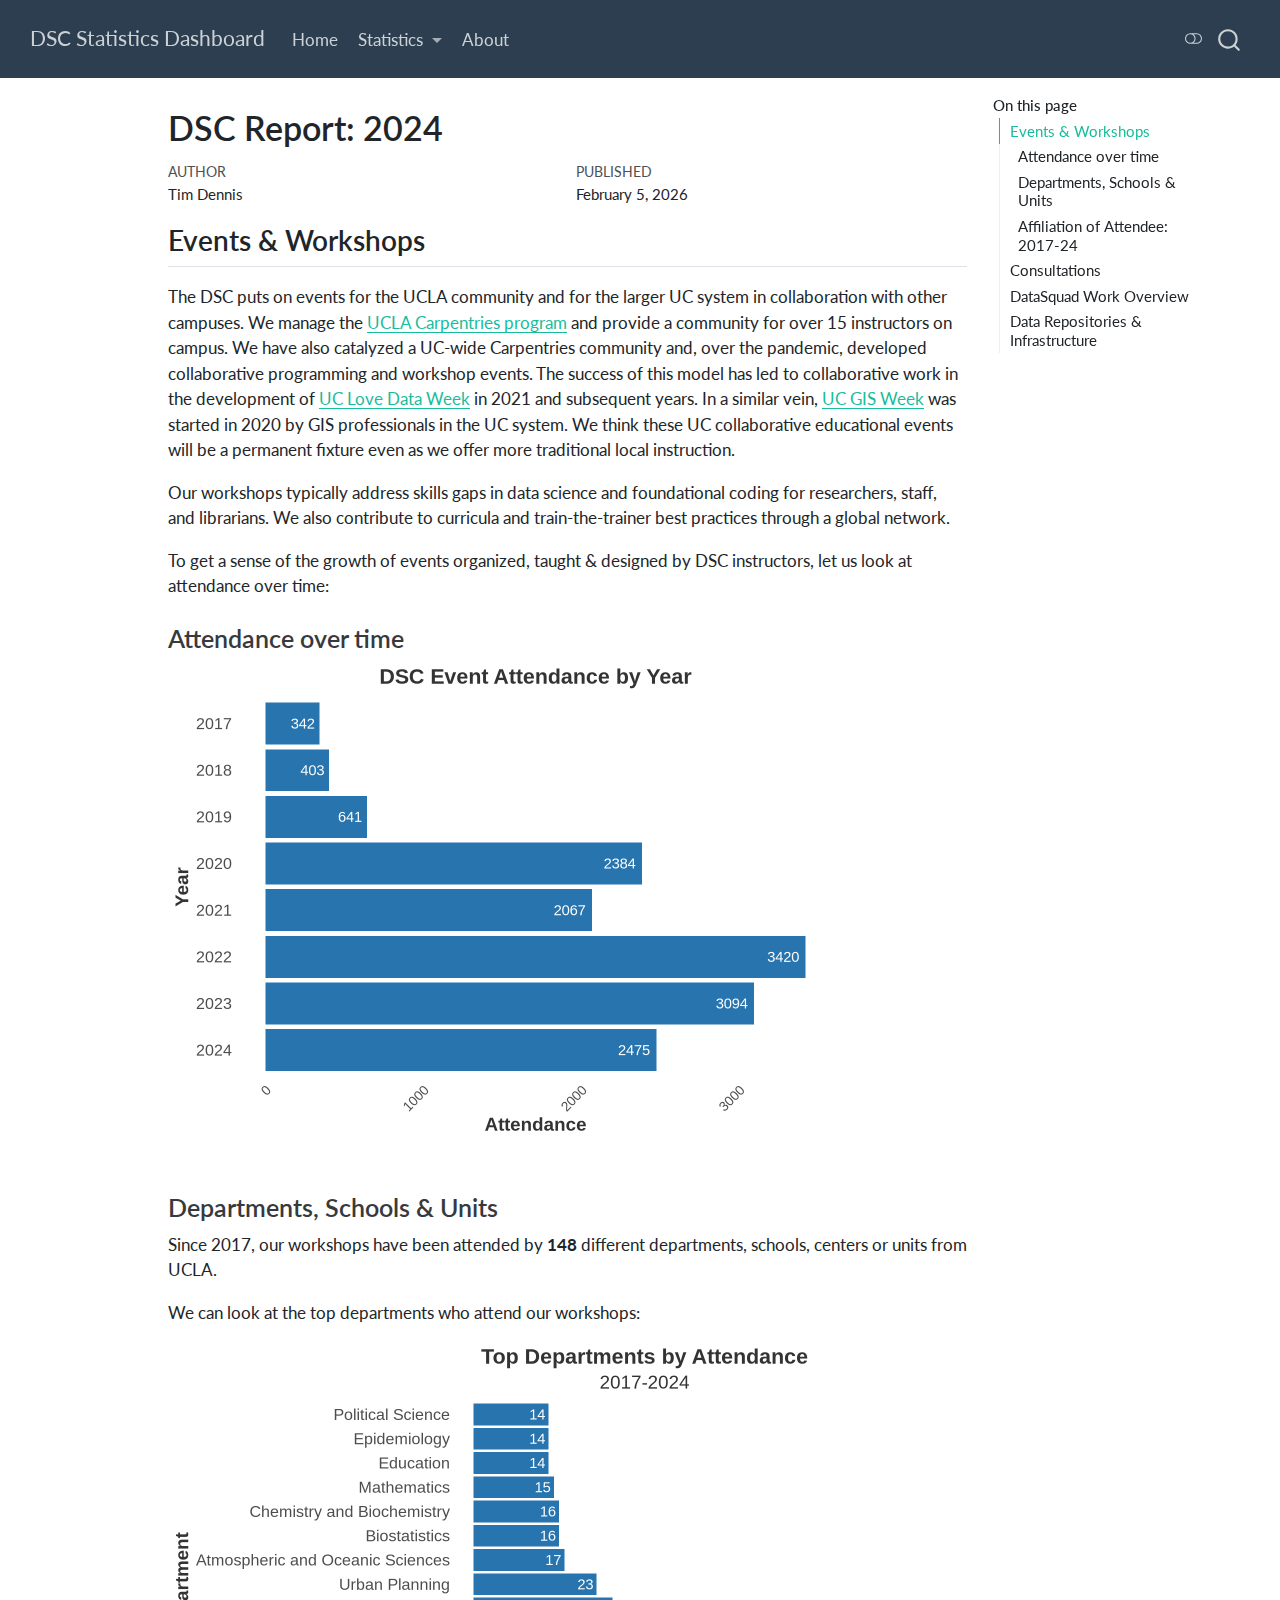
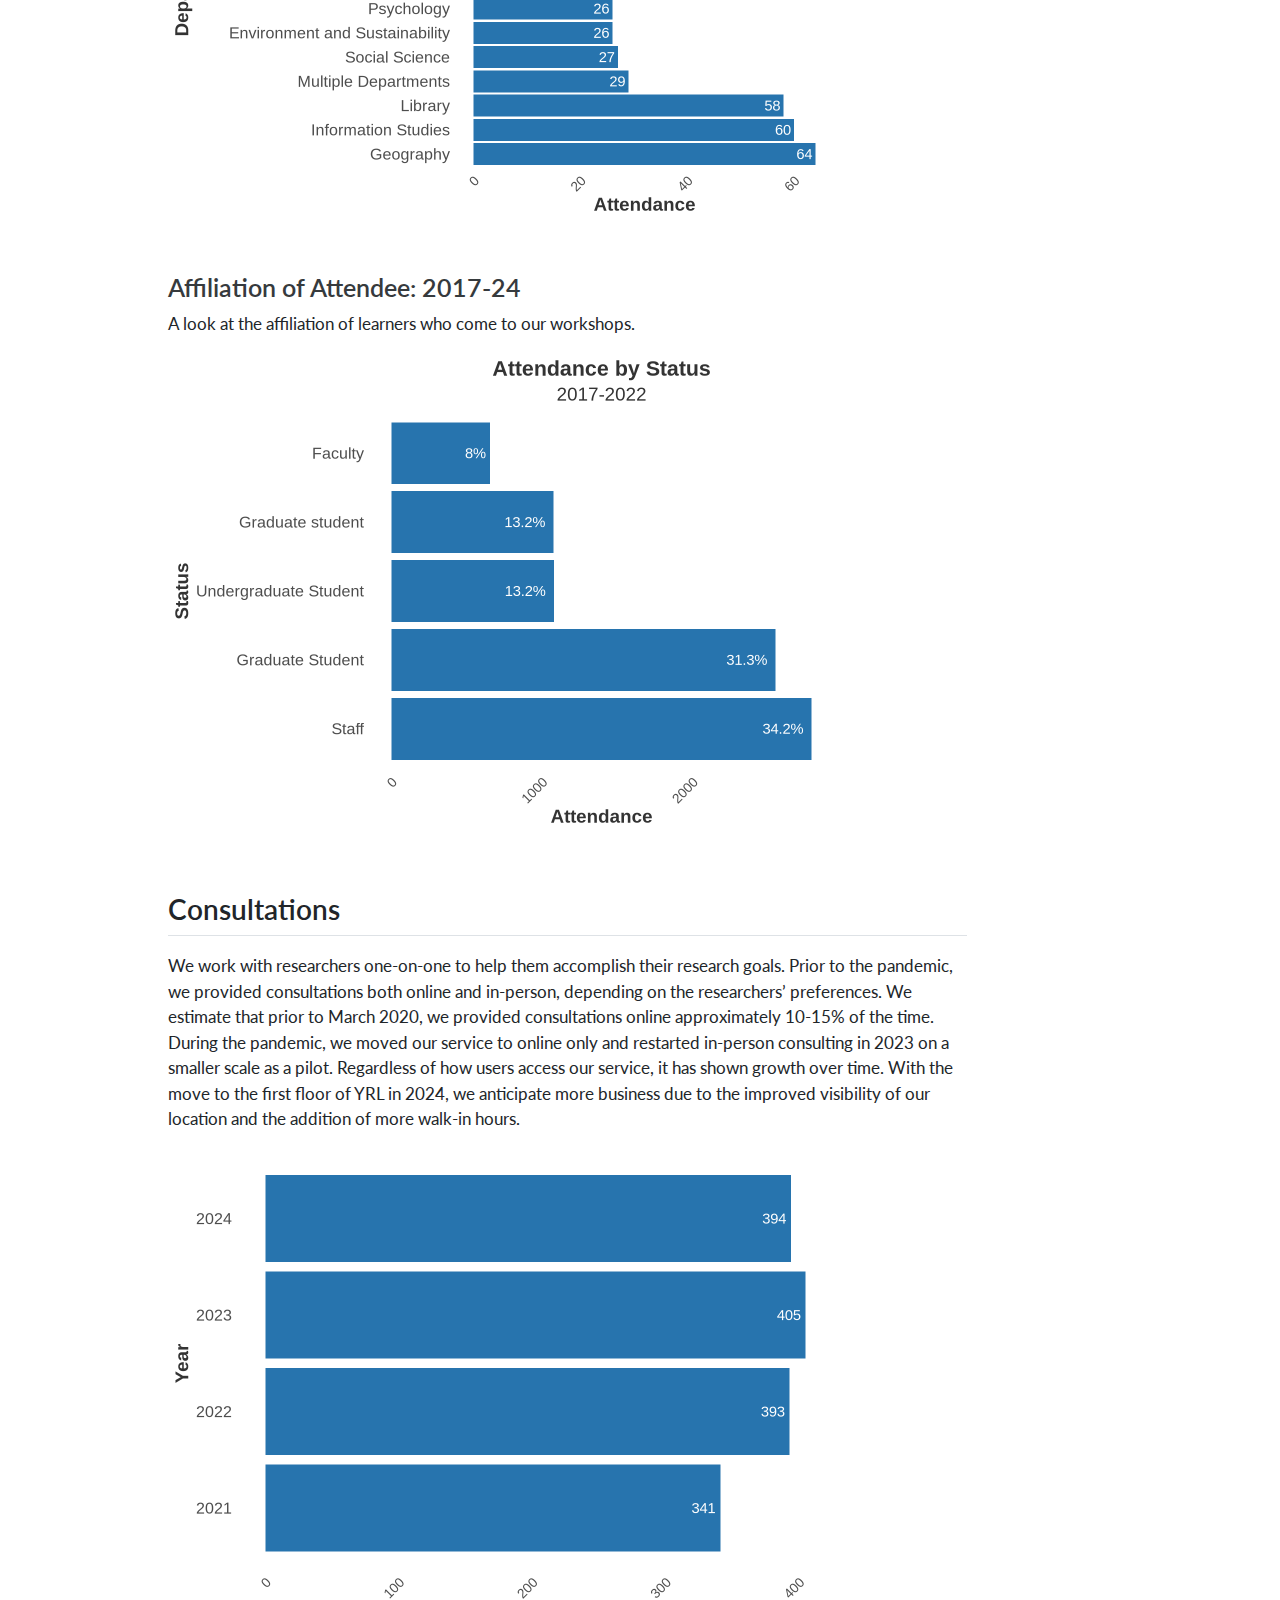
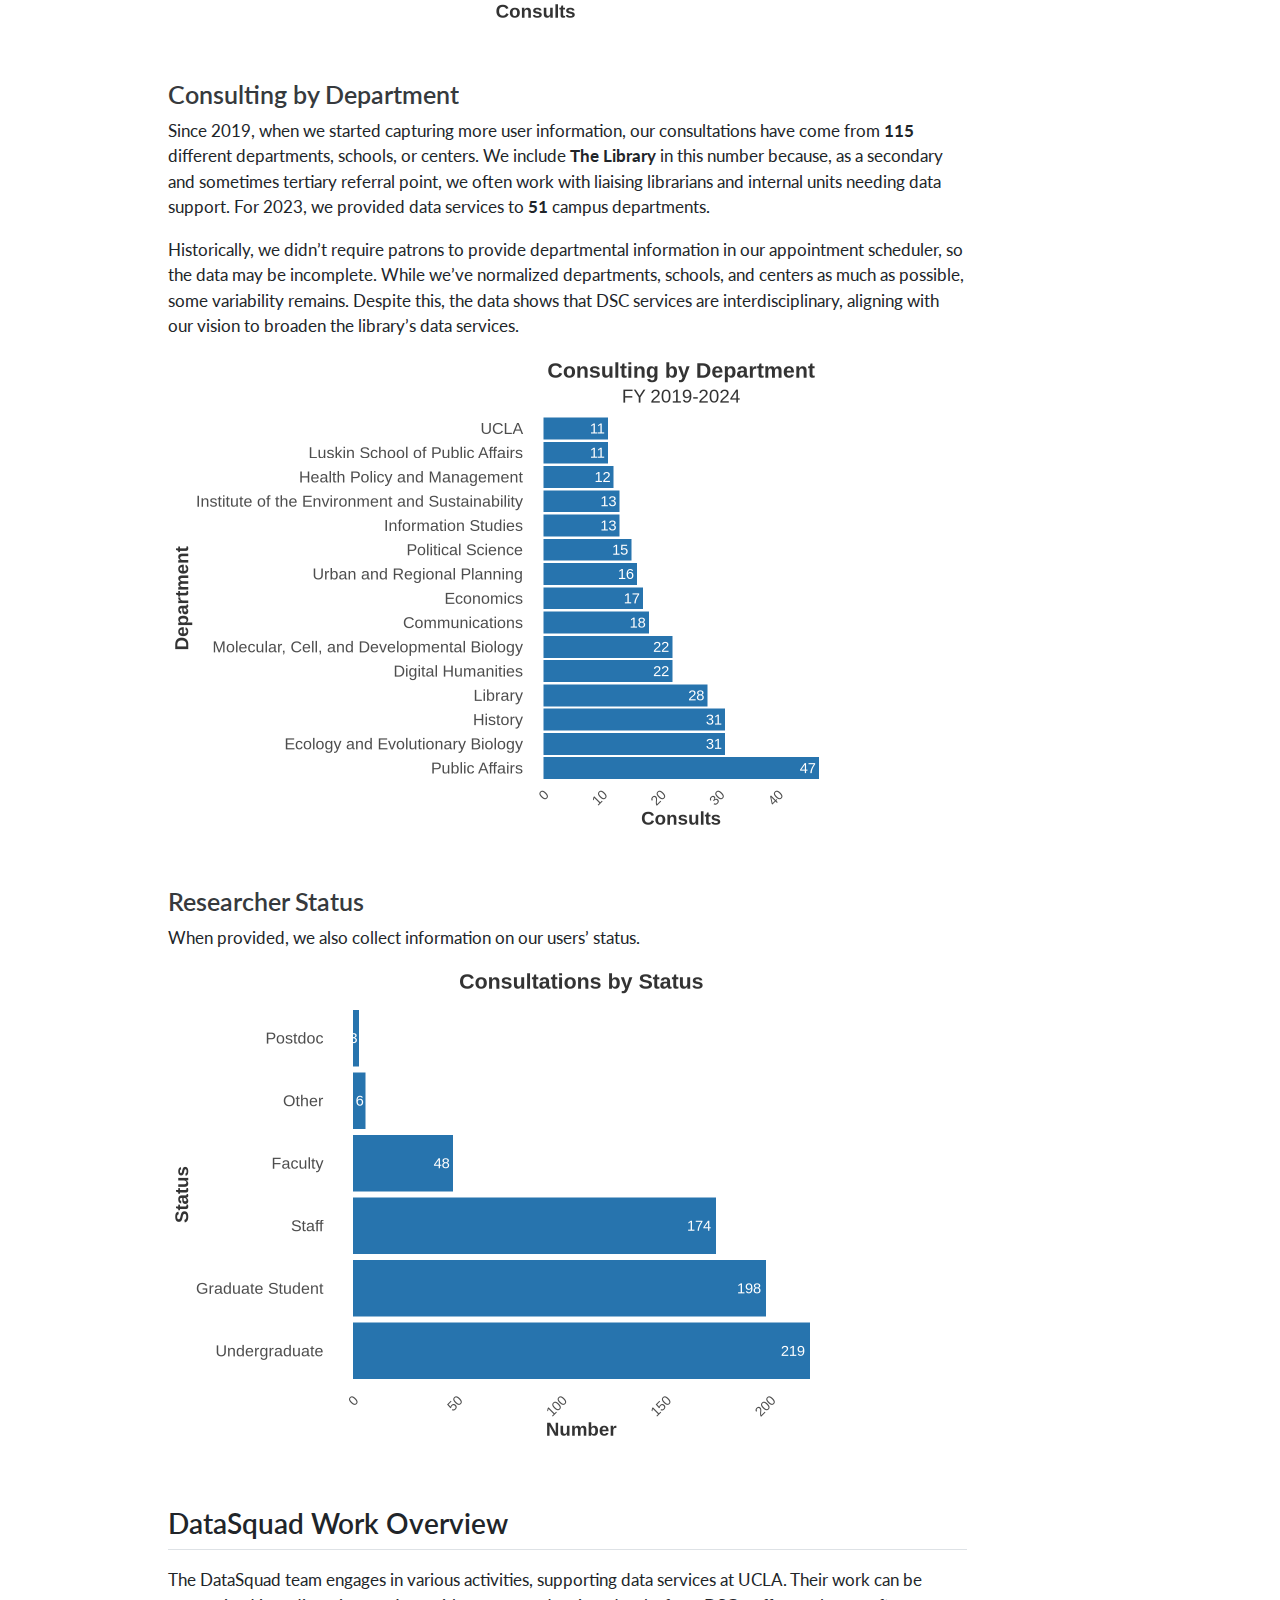
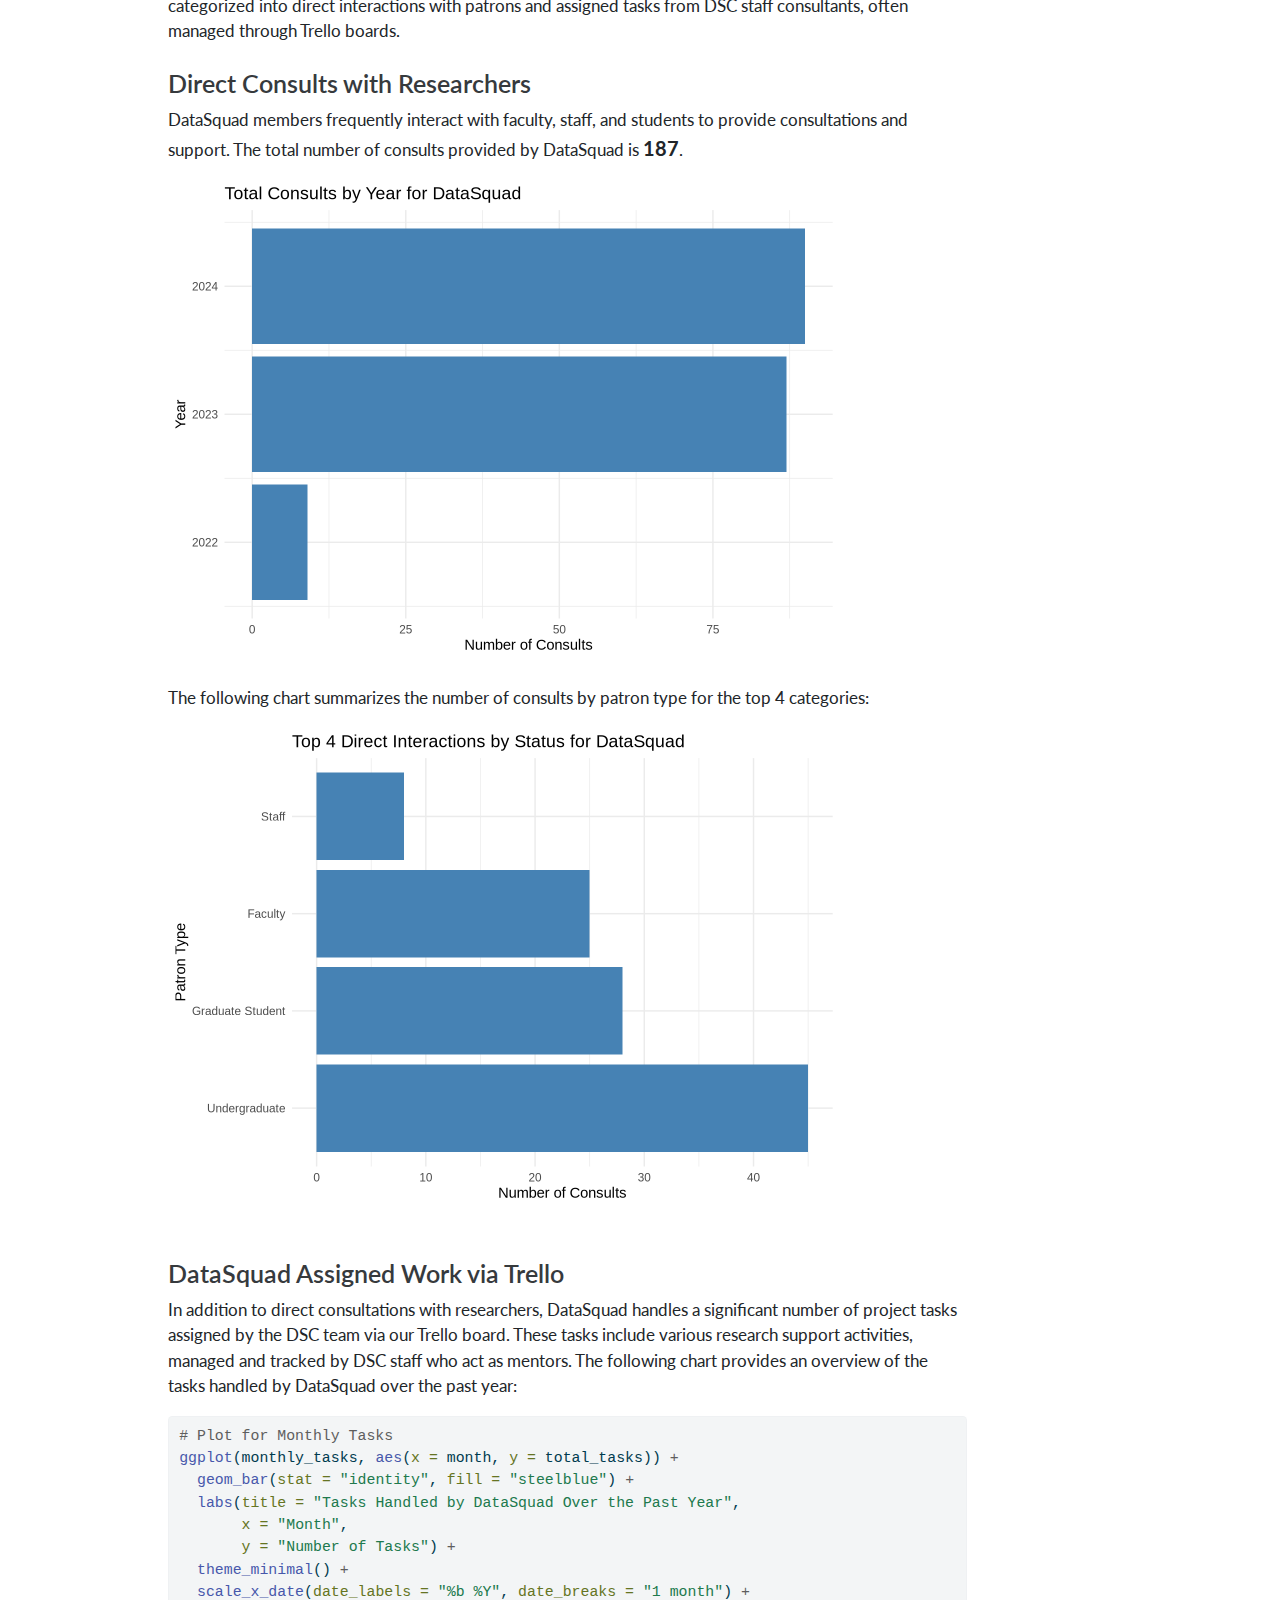
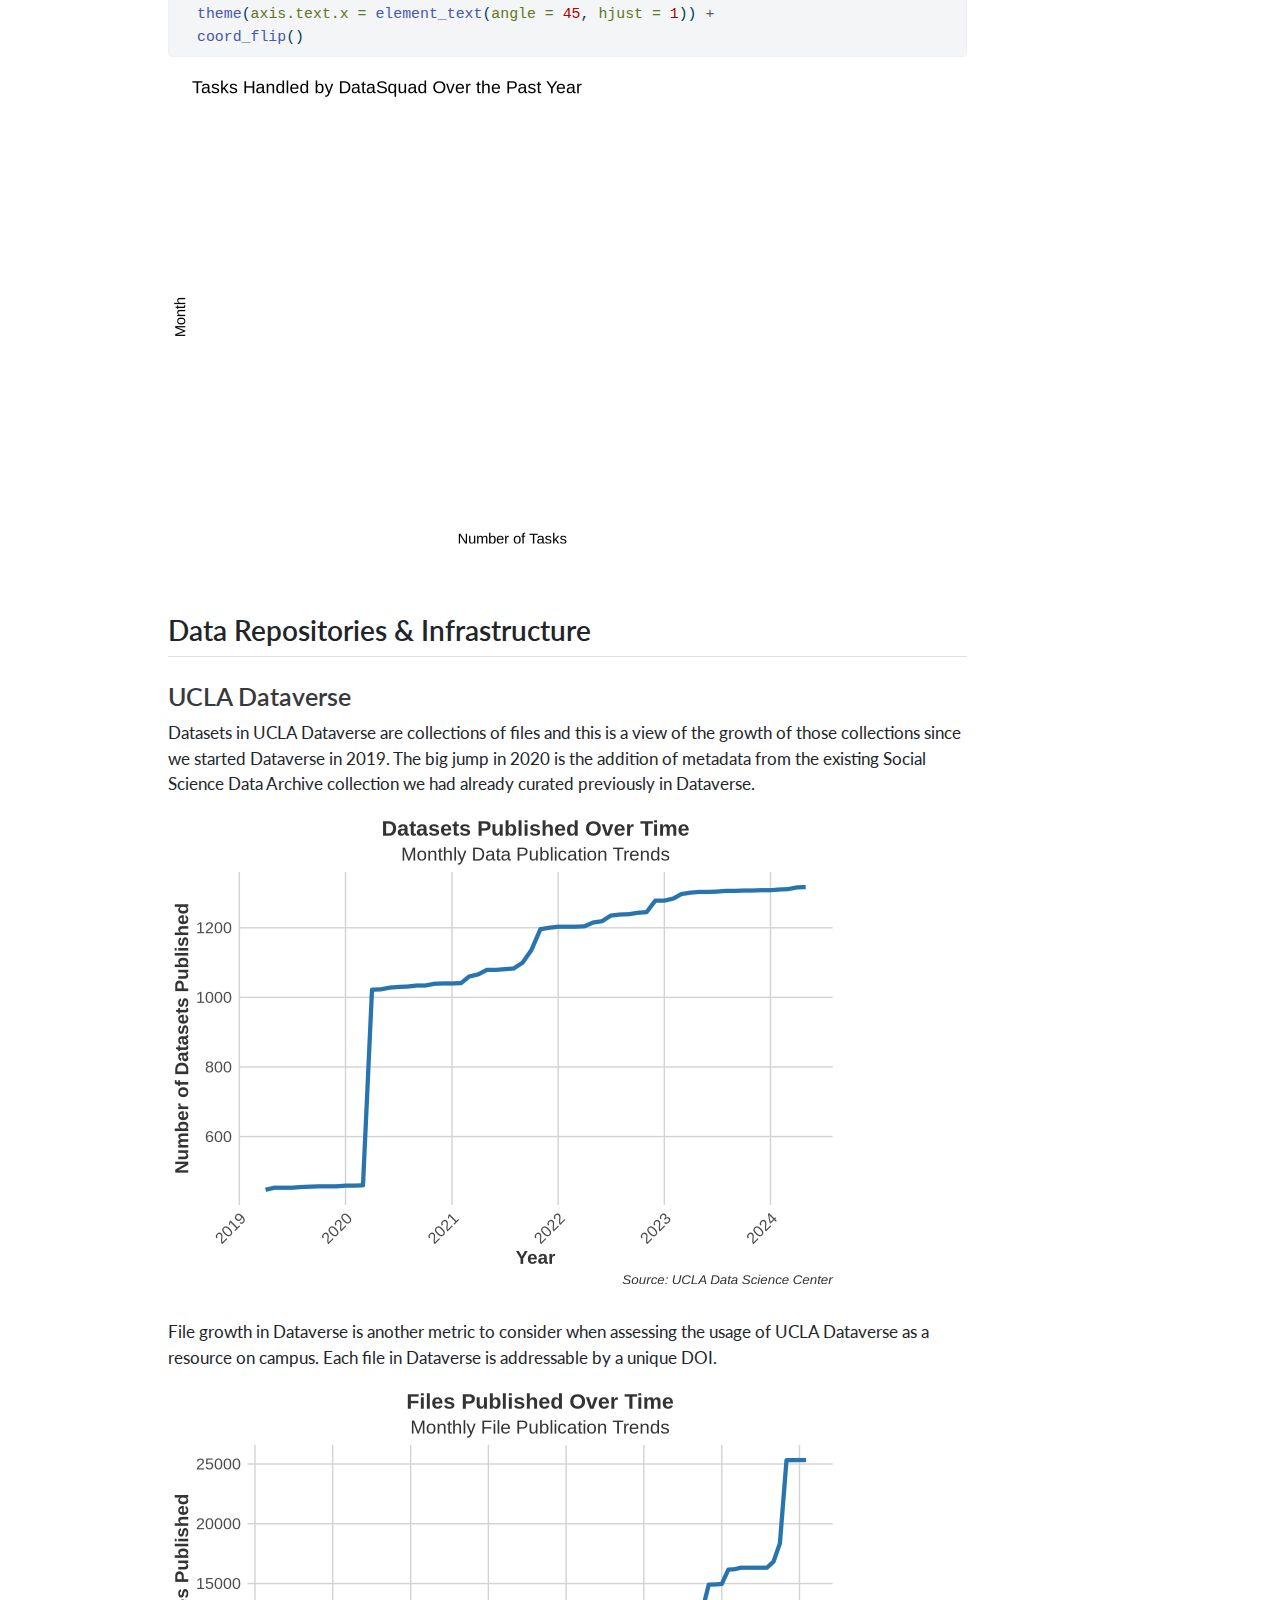
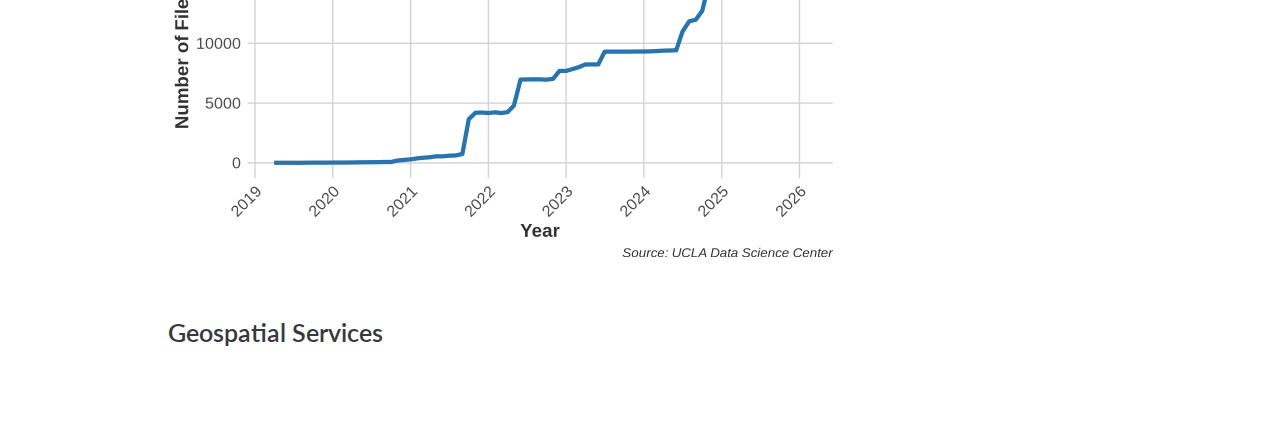
<file: dsc_report2024.html>
<!DOCTYPE html>
<html xmlns="http://www.w3.org/1999/xhtml" lang="en" xml:lang="en"><head>

<meta charset="utf-8">
<meta name="generator" content="quarto-1.8.27">

<meta name="viewport" content="width=device-width, initial-scale=1.0, user-scalable=yes">

<meta name="author" content="Tim Dennis">
<meta name="dcterms.date" content="2026-02-05">

<title>DSC Report: 2024 – DSC Statistics Dashboard</title>
<style>
code{white-space: pre-wrap;}
span.smallcaps{font-variant: small-caps;}
div.columns{display: flex; gap: min(4vw, 1.5em);}
div.column{flex: auto; overflow-x: auto;}
div.hanging-indent{margin-left: 1.5em; text-indent: -1.5em;}
ul.task-list{list-style: none;}
ul.task-list li input[type="checkbox"] {
  width: 0.8em;
  margin: 0 0.8em 0.2em -1em; /* quarto-specific, see https://github.com/quarto-dev/quarto-cli/issues/4556 */ 
  vertical-align: middle;
}
/* CSS for syntax highlighting */
html { -webkit-text-size-adjust: 100%; }
pre > code.sourceCode { white-space: pre; position: relative; }
pre > code.sourceCode > span { display: inline-block; line-height: 1.25; }
pre > code.sourceCode > span:empty { height: 1.2em; }
.sourceCode { overflow: visible; }
code.sourceCode > span { color: inherit; text-decoration: inherit; }
div.sourceCode { margin: 1em 0; }
pre.sourceCode { margin: 0; }
@media screen {
div.sourceCode { overflow: auto; }
}
@media print {
pre > code.sourceCode { white-space: pre-wrap; }
pre > code.sourceCode > span { text-indent: -5em; padding-left: 5em; }
}
pre.numberSource code
  { counter-reset: source-line 0; }
pre.numberSource code > span
  { position: relative; left: -4em; counter-increment: source-line; }
pre.numberSource code > span > a:first-child::before
  { content: counter(source-line);
    position: relative; left: -1em; text-align: right; vertical-align: baseline;
    border: none; display: inline-block;
    -webkit-touch-callout: none; -webkit-user-select: none;
    -khtml-user-select: none; -moz-user-select: none;
    -ms-user-select: none; user-select: none;
    padding: 0 4px; width: 4em;
  }
pre.numberSource { margin-left: 3em;  padding-left: 4px; }
div.sourceCode
  {   }
@media screen {
pre > code.sourceCode > span > a:first-child::before { text-decoration: underline; }
}
</style>


<script src="site_libs/quarto-nav/quarto-nav.js"></script>
<script src="site_libs/quarto-nav/headroom.min.js"></script>
<script src="site_libs/clipboard/clipboard.min.js"></script>
<script src="site_libs/quarto-search/autocomplete.umd.js"></script>
<script src="site_libs/quarto-search/fuse.min.js"></script>
<script src="site_libs/quarto-search/quarto-search.js"></script>
<meta name="quarto:offset" content="./">
<script src="site_libs/quarto-html/quarto.js" type="module"></script>
<script src="site_libs/quarto-html/tabsets/tabsets.js" type="module"></script>
<script src="site_libs/quarto-html/axe/axe-check.js" type="module"></script>
<script src="site_libs/quarto-html/popper.min.js"></script>
<script src="site_libs/quarto-html/tippy.umd.min.js"></script>
<script src="site_libs/quarto-html/anchor.min.js"></script>
<link href="site_libs/quarto-html/tippy.css" rel="stylesheet">
<link href="site_libs/quarto-html/quarto-syntax-highlighting-ed96de9b727972fe78a7b5d16c58bf87.css" rel="stylesheet" class="quarto-color-scheme" id="quarto-text-highlighting-styles">
<link href="site_libs/quarto-html/quarto-syntax-highlighting-dark-4d9afe2b8d18ee9fa5d0d57b5ed4214d.css" rel="stylesheet" class="quarto-color-scheme quarto-color-alternate" id="quarto-text-highlighting-styles">
<link href="site_libs/quarto-html/quarto-syntax-highlighting-ed96de9b727972fe78a7b5d16c58bf87.css" rel="stylesheet" class="quarto-color-scheme-extra" id="quarto-text-highlighting-styles">
<script src="site_libs/bootstrap/bootstrap.min.js"></script>
<link href="site_libs/bootstrap/bootstrap-icons.css" rel="stylesheet">
<link href="site_libs/bootstrap/bootstrap-6457b5646f0f6027685ab53bb38b23c8.min.css" rel="stylesheet" append-hash="true" class="quarto-color-scheme" id="quarto-bootstrap" data-mode="light">
<link href="site_libs/bootstrap/bootstrap-dark-feadf0bfd3f54624ec68e70c2335de3c.min.css" rel="stylesheet" append-hash="true" class="quarto-color-scheme quarto-color-alternate" id="quarto-bootstrap" data-mode="dark">
<link href="site_libs/bootstrap/bootstrap-6457b5646f0f6027685ab53bb38b23c8.min.css" rel="stylesheet" append-hash="true" class="quarto-color-scheme-extra" id="quarto-bootstrap" data-mode="light">
<script id="quarto-search-options" type="application/json">{
  "location": "navbar",
  "copy-button": false,
  "collapse-after": 3,
  "panel-placement": "end",
  "type": "overlay",
  "limit": 50,
  "keyboard-shortcut": [
    "f",
    "/",
    "s"
  ],
  "show-item-context": false,
  "language": {
    "search-no-results-text": "No results",
    "search-matching-documents-text": "matching documents",
    "search-copy-link-title": "Copy link to search",
    "search-hide-matches-text": "Hide additional matches",
    "search-more-match-text": "more match in this document",
    "search-more-matches-text": "more matches in this document",
    "search-clear-button-title": "Clear",
    "search-text-placeholder": "",
    "search-detached-cancel-button-title": "Cancel",
    "search-submit-button-title": "Submit",
    "search-label": "Search"
  }
}</script>


<link rel="stylesheet" href="styles.css">
</head>

<body class="nav-fixed quarto-light"><script id="quarto-html-before-body" type="application/javascript">
    const toggleBodyColorMode = (bsSheetEl) => {
      const mode = bsSheetEl.getAttribute("data-mode");
      const bodyEl = window.document.querySelector("body");
      if (mode === "dark") {
        bodyEl.classList.add("quarto-dark");
        bodyEl.classList.remove("quarto-light");
      } else {
        bodyEl.classList.add("quarto-light");
        bodyEl.classList.remove("quarto-dark");
      }
    }
    const toggleBodyColorPrimary = () => {
      const bsSheetEl = window.document.querySelector("link#quarto-bootstrap:not([rel=disabled-stylesheet])");
      if (bsSheetEl) {
        toggleBodyColorMode(bsSheetEl);
      }
    }
    const setColorSchemeToggle = (alternate) => {
      const toggles = window.document.querySelectorAll('.quarto-color-scheme-toggle');
      for (let i=0; i < toggles.length; i++) {
        const toggle = toggles[i];
        if (toggle) {
          if (alternate) {
            toggle.classList.add("alternate");
          } else {
            toggle.classList.remove("alternate");
          }
        }
      }
    };
    const toggleColorMode = (alternate) => {
      // Switch the stylesheets
      const primaryStylesheets = window.document.querySelectorAll('link.quarto-color-scheme:not(.quarto-color-alternate)');
      const alternateStylesheets = window.document.querySelectorAll('link.quarto-color-scheme.quarto-color-alternate');
      manageTransitions('#quarto-margin-sidebar .nav-link', false);
      if (alternate) {
        // note: dark is layered on light, we don't disable primary!
        enableStylesheet(alternateStylesheets);
        for (const sheetNode of alternateStylesheets) {
          if (sheetNode.id === "quarto-bootstrap") {
            toggleBodyColorMode(sheetNode);
          }
        }
      } else {
        disableStylesheet(alternateStylesheets);
        enableStylesheet(primaryStylesheets)
        toggleBodyColorPrimary();
      }
      manageTransitions('#quarto-margin-sidebar .nav-link', true);
      // Switch the toggles
      setColorSchemeToggle(alternate)
      // Hack to workaround the fact that safari doesn't
      // properly recolor the scrollbar when toggling (#1455)
      if (navigator.userAgent.indexOf('Safari') > 0 && navigator.userAgent.indexOf('Chrome') == -1) {
        manageTransitions("body", false);
        window.scrollTo(0, 1);
        setTimeout(() => {
          window.scrollTo(0, 0);
          manageTransitions("body", true);
        }, 40);
      }
    }
    const disableStylesheet = (stylesheets) => {
      for (let i=0; i < stylesheets.length; i++) {
        const stylesheet = stylesheets[i];
        stylesheet.rel = 'disabled-stylesheet';
      }
    }
    const enableStylesheet = (stylesheets) => {
      for (let i=0; i < stylesheets.length; i++) {
        const stylesheet = stylesheets[i];
        if(stylesheet.rel !== 'stylesheet') { // for Chrome, which will still FOUC without this check
          stylesheet.rel = 'stylesheet';
        }
      }
    }
    const manageTransitions = (selector, allowTransitions) => {
      const els = window.document.querySelectorAll(selector);
      for (let i=0; i < els.length; i++) {
        const el = els[i];
        if (allowTransitions) {
          el.classList.remove('notransition');
        } else {
          el.classList.add('notransition');
        }
      }
    }
    const isFileUrl = () => {
      return window.location.protocol === 'file:';
    }
    const hasAlternateSentinel = () => {
      let styleSentinel = getColorSchemeSentinel();
      if (styleSentinel !== null) {
        return styleSentinel === "alternate";
      } else {
        return false;
      }
    }
    const setStyleSentinel = (alternate) => {
      const value = alternate ? "alternate" : "default";
      if (!isFileUrl()) {
        window.localStorage.setItem("quarto-color-scheme", value);
      } else {
        localAlternateSentinel = value;
      }
    }
    const getColorSchemeSentinel = () => {
      if (!isFileUrl()) {
        const storageValue = window.localStorage.getItem("quarto-color-scheme");
        return storageValue != null ? storageValue : localAlternateSentinel;
      } else {
        return localAlternateSentinel;
      }
    }
    const toggleGiscusIfUsed = (isAlternate, darkModeDefault) => {
      const baseTheme = document.querySelector('#giscus-base-theme')?.value ?? 'light';
      const alternateTheme = document.querySelector('#giscus-alt-theme')?.value ?? 'dark';
      let newTheme = '';
      if(authorPrefersDark) {
        newTheme = isAlternate ? baseTheme : alternateTheme;
      } else {
        newTheme = isAlternate ? alternateTheme : baseTheme;
      }
      const changeGiscusTheme = () => {
        // From: https://github.com/giscus/giscus/issues/336
        const sendMessage = (message) => {
          const iframe = document.querySelector('iframe.giscus-frame');
          if (!iframe) return;
          iframe.contentWindow.postMessage({ giscus: message }, 'https://giscus.app');
        }
        sendMessage({
          setConfig: {
            theme: newTheme
          }
        });
      }
      const isGiscussLoaded = window.document.querySelector('iframe.giscus-frame') !== null;
      if (isGiscussLoaded) {
        changeGiscusTheme();
      }
    };
    const authorPrefersDark = false;
    const darkModeDefault = authorPrefersDark;
      document.querySelector('link#quarto-text-highlighting-styles.quarto-color-scheme-extra').rel = 'disabled-stylesheet';
      document.querySelector('link#quarto-bootstrap.quarto-color-scheme-extra').rel = 'disabled-stylesheet';
    let localAlternateSentinel = darkModeDefault ? 'alternate' : 'default';
    // Dark / light mode switch
    window.quartoToggleColorScheme = () => {
      // Read the current dark / light value
      let toAlternate = !hasAlternateSentinel();
      toggleColorMode(toAlternate);
      setStyleSentinel(toAlternate);
      toggleGiscusIfUsed(toAlternate, darkModeDefault);
      window.dispatchEvent(new Event('resize'));
    };
    // Switch to dark mode if need be
    if (hasAlternateSentinel()) {
      toggleColorMode(true);
    } else {
      toggleColorMode(false);
    }
  </script>

<div id="quarto-search-results"></div>
  <header id="quarto-header" class="headroom fixed-top">
    <nav class="navbar navbar-expand-lg " data-bs-theme="dark">
      <div class="navbar-container container-fluid">
      <div class="navbar-brand-container mx-auto">
    <a class="navbar-brand" href="./index.html">
    <span class="navbar-title">DSC Statistics Dashboard</span>
    </a>
  </div>
            <div id="quarto-search" class="" title="Search"></div>
          <button class="navbar-toggler" type="button" data-bs-toggle="collapse" data-bs-target="#navbarCollapse" aria-controls="navbarCollapse" role="menu" aria-expanded="false" aria-label="Toggle navigation" onclick="if (window.quartoToggleHeadroom) { window.quartoToggleHeadroom(); }">
  <span class="navbar-toggler-icon"></span>
</button>
          <div class="collapse navbar-collapse" id="navbarCollapse">
            <ul class="navbar-nav navbar-nav-scroll me-auto">
  <li class="nav-item">
    <a class="nav-link" href="./index.html"> 
<span class="menu-text">Home</span></a>
  </li>  
  <li class="nav-item dropdown ">
    <a class="nav-link dropdown-toggle" href="#" id="nav-menu-statistics" role="link" data-bs-toggle="dropdown" aria-expanded="false">
 <span class="menu-text">Statistics</span>
    </a>
    <ul class="dropdown-menu" aria-labelledby="nav-menu-statistics">    
        <li>
    <a class="dropdown-item" href="./consulting.html">
 <span class="dropdown-text">Consulting</span></a>
  </li>  
        <li>
    <a class="dropdown-item" href="./instruction.html">
 <span class="dropdown-text">Instruction</span></a>
  </li>  
        <li>
    <a class="dropdown-item" href="./infrastructure.html">
 <span class="dropdown-text">Infrastructure</span></a>
  </li>  
    </ul>
  </li>
  <li class="nav-item">
    <a class="nav-link" href="./about.html"> 
<span class="menu-text">About</span></a>
  </li>  
</ul>
          </div> <!-- /navcollapse -->
            <div class="quarto-navbar-tools">
  <a href="" class="quarto-color-scheme-toggle quarto-navigation-tool  px-1" onclick="window.quartoToggleColorScheme(); return false;" title="Toggle dark mode"><i class="bi"></i></a>
</div>
      </div> <!-- /container-fluid -->
    </nav>
</header>
<!-- content -->
<div id="quarto-content" class="quarto-container page-columns page-rows-contents page-layout-article page-navbar">
<!-- sidebar -->
<!-- margin-sidebar -->
    <div id="quarto-margin-sidebar" class="sidebar margin-sidebar">
        <nav id="TOC" role="doc-toc" class="toc-active">
    <h2 id="toc-title">On this page</h2>
   
  <ul>
  <li><a href="#events-workshops" id="toc-events-workshops" class="nav-link active" data-scroll-target="#events-workshops">Events &amp; Workshops</a>
  <ul class="collapse">
  <li><a href="#attendance-over-time" id="toc-attendance-over-time" class="nav-link" data-scroll-target="#attendance-over-time">Attendance over time</a></li>
  <li><a href="#departments-schools-units" id="toc-departments-schools-units" class="nav-link" data-scroll-target="#departments-schools-units">Departments, Schools &amp; Units</a></li>
  <li><a href="#affiliation-of-attendee-2017-24" id="toc-affiliation-of-attendee-2017-24" class="nav-link" data-scroll-target="#affiliation-of-attendee-2017-24">Affiliation of Attendee: 2017-24</a></li>
  </ul></li>
  <li><a href="#consultations" id="toc-consultations" class="nav-link" data-scroll-target="#consultations">Consultations</a>
  <ul class="collapse">
  <li><a href="#consulting-by-department" id="toc-consulting-by-department" class="nav-link" data-scroll-target="#consulting-by-department">Consulting by Department</a></li>
  <li><a href="#researcher-status" id="toc-researcher-status" class="nav-link" data-scroll-target="#researcher-status">Researcher Status</a></li>
  </ul></li>
  <li><a href="#datasquad-work-overview" id="toc-datasquad-work-overview" class="nav-link" data-scroll-target="#datasquad-work-overview">DataSquad Work Overview</a>
  <ul class="collapse">
  <li><a href="#direct-consults-with-researchers" id="toc-direct-consults-with-researchers" class="nav-link" data-scroll-target="#direct-consults-with-researchers">Direct Consults with Researchers</a></li>
  <li><a href="#datasquad-assigned-work-via-trello" id="toc-datasquad-assigned-work-via-trello" class="nav-link" data-scroll-target="#datasquad-assigned-work-via-trello">DataSquad Assigned Work via Trello</a></li>
  </ul></li>
  <li><a href="#data-repositories-infrastructure" id="toc-data-repositories-infrastructure" class="nav-link" data-scroll-target="#data-repositories-infrastructure">Data Repositories &amp; Infrastructure</a>
  <ul class="collapse">
  <li><a href="#ucla-dataverse" id="toc-ucla-dataverse" class="nav-link" data-scroll-target="#ucla-dataverse">UCLA Dataverse</a></li>
  <li><a href="#geospatial-services" id="toc-geospatial-services" class="nav-link" data-scroll-target="#geospatial-services">Geospatial Services</a></li>
  </ul></li>
  </ul>
</nav>
    </div>
<!-- main -->
<main class="content" id="quarto-document-content">


<header id="title-block-header" class="quarto-title-block default">
<div class="quarto-title">
<h1 class="title">DSC Report: 2024</h1>
</div>



<div class="quarto-title-meta">

    <div>
    <div class="quarto-title-meta-heading">Author</div>
    <div class="quarto-title-meta-contents">
             <p>Tim Dennis </p>
          </div>
  </div>
    
    <div>
    <div class="quarto-title-meta-heading">Published</div>
    <div class="quarto-title-meta-contents">
      <p class="date">February 5, 2026</p>
    </div>
  </div>
  
    
  </div>
  


</header>


<section id="events-workshops" class="level2">
<h2 class="anchored" data-anchor-id="events-workshops">Events &amp; Workshops</h2>
<p>The DSC puts on events for the UCLA community and for the larger UC system in collaboration with other campuses. We manage the <a href="https://www.library.ucla.edu/about/programs/the-carpentries/">UCLA Carpentries program</a> and provide a community for over 15 instructors on campus. We have also catalyzed a UC-wide Carpentries community and, over the pandemic, developed collaborative programming and workshop events. The success of this model has led to collaborative work in the development of <a href="https://uc-love-data-week.github.io/">UC Love Data Week</a> in 2021 and subsequent years. In a similar vein, <a href="https://uc-gis-ucop.hub.arcgis.com/pages/uc-gis-week-2023">UC GIS Week</a> was started in 2020 by GIS professionals in the UC system. We think these UC collaborative educational events will be a permanent fixture even as we offer more traditional local instruction.</p>
<p>Our workshops typically address skills gaps in data science and foundational coding for researchers, staff, and librarians. We also contribute to curricula and train-the-trainer best practices through a global network.</p>
<p>To get a sense of the growth of events organized, taught &amp; designed by DSC instructors, let us look at attendance over time:</p>
<section id="attendance-over-time" class="level3">
<h3 class="anchored" data-anchor-id="attendance-over-time">Attendance over time</h3>
<div class="cell">
<div class="cell-output-display">
<div>
<figure class="figure">
<p><img src="dsc_report2024_files/figure-html/workshops_year-1.png" class="img-fluid figure-img" width="672"></p>
</figure>
</div>
</div>
</div>
</section>
<section id="departments-schools-units" class="level3">
<h3 class="anchored" data-anchor-id="departments-schools-units">Departments, Schools &amp; Units</h3>
<p>Since 2017, our workshops have been attended by <strong>148</strong> different departments, schools, centers or units from UCLA.</p>
<p>We can look at the top departments who attend our workshops:</p>
<div class="cell">
<div class="cell-output-display">
<div>
<figure class="figure">
<p><img src="dsc_report2024_files/figure-html/departmens_attendance-1.png" class="img-fluid figure-img" width="672"></p>
</figure>
</div>
</div>
</div>
</section>
<section id="affiliation-of-attendee-2017-24" class="level3">
<h3 class="anchored" data-anchor-id="affiliation-of-attendee-2017-24">Affiliation of Attendee: 2017-24</h3>
<p>A look at the affiliation of learners who come to our workshops.</p>
<div class="cell">
<div class="cell-output-display">
<div>
<figure class="figure">
<p><img src="dsc_report2024_files/figure-html/attendee_status-1.png" class="img-fluid figure-img" width="672"></p>
</figure>
</div>
</div>
</div>
</section>
</section>
<section id="consultations" class="level2">
<h2 class="anchored" data-anchor-id="consultations">Consultations</h2>
<p>We work with researchers one-on-one to help them accomplish their research goals. Prior to the pandemic, we provided consultations both online and in-person, depending on the researchers’ preferences. We estimate that prior to March 2020, we provided consultations online approximately 10-15% of the time. During the pandemic, we moved our service to online only and restarted in-person consulting in 2023 on a smaller scale as a pilot. Regardless of how users access our service, it has shown growth over time. With the move to the first floor of YRL in 2024, we anticipate more business due to the improved visibility of our location and the addition of more walk-in hours.</p>
<div class="cell">
<div class="cell-output-display">
<div>
<figure class="figure">
<p><img src="dsc_report2024_files/figure-html/consulting-1.png" class="img-fluid figure-img" width="672"></p>
</figure>
</div>
</div>
</div>
<section id="consulting-by-department" class="level3">
<h3 class="anchored" data-anchor-id="consulting-by-department">Consulting by Department</h3>
<p>Since 2019, when we started capturing more user information, our consultations have come from <strong>115</strong> different departments, schools, or centers. We include <strong>The Library</strong> in this number because, as a secondary and sometimes tertiary referral point, we often work with liaising librarians and internal units needing data support. For 2023, we provided data services to <strong>51</strong> campus departments.</p>
<p>Historically, we didn’t require patrons to provide departmental information in our appointment scheduler, so the data may be incomplete. While we’ve normalized departments, schools, and centers as much as possible, some variability remains. Despite this, the data shows that DSC services are interdisciplinary, aligning with our vision to broaden the library’s data services.</p>
<div class="cell">
<div class="cell-output-display">
<div>
<figure class="figure">
<p><img src="dsc_report2024_files/figure-html/top_ten_depts-1.png" class="img-fluid figure-img" width="672"></p>
</figure>
</div>
</div>
</div>
</section>
<section id="researcher-status" class="level3">
<h3 class="anchored" data-anchor-id="researcher-status">Researcher Status</h3>
<p>When provided, we also collect information on our users’ status.</p>
<div class="cell">
<div class="cell-output-display">
<div>
<figure class="figure">
<p><img src="dsc_report2024_files/figure-html/consults_status-1.png" class="img-fluid figure-img" width="672"></p>
</figure>
</div>
</div>
</div>
</section>
</section>
<section id="datasquad-work-overview" class="level2">
<h2 class="anchored" data-anchor-id="datasquad-work-overview">DataSquad Work Overview</h2>
<p>The DataSquad team engages in various activities, supporting data services at UCLA. Their work can be categorized into direct interactions with patrons and assigned tasks from DSC staff consultants, often managed through Trello boards.</p>
<section id="direct-consults-with-researchers" class="level3">
<h3 class="anchored" data-anchor-id="direct-consults-with-researchers">Direct Consults with Researchers</h3>
<p>DataSquad members frequently interact with faculty, staff, and students to provide consultations and support. The total number of consults provided by DataSquad is <span style="font-size: 20px; font-weight: bold;">187</span>.</p>
<div class="cell">
<div class="cell-output-display">
<div>
<figure class="figure">
<p><img src="dsc_report2024_files/figure-html/unnamed-chunk-2-1.png" class="img-fluid figure-img" width="672"></p>
</figure>
</div>
</div>
</div>
<p>The following chart summarizes the number of consults by patron type for the top 4 categories:</p>
<div class="cell">
<div class="cell-output-display">
<div>
<figure class="figure">
<p><img src="dsc_report2024_files/figure-html/unnamed-chunk-3-1.png" class="img-fluid figure-img" width="672"></p>
</figure>
</div>
</div>
</div>
</section>
<section id="datasquad-assigned-work-via-trello" class="level3">
<h3 class="anchored" data-anchor-id="datasquad-assigned-work-via-trello">DataSquad Assigned Work via Trello</h3>
<p>In addition to direct consultations with researchers, DataSquad handles a significant number of project tasks assigned by the DSC team via our Trello board. These tasks include various research support activities, managed and tracked by DSC staff who act as mentors. The following chart provides an overview of the tasks handled by DataSquad over the past year:</p>
<div class="cell">
<div class="code-copy-outer-scaffold"><div class="sourceCode cell-code" id="cb1"><pre class="sourceCode r code-with-copy"><code class="sourceCode r"><span id="cb1-1"><a href="#cb1-1" aria-hidden="true" tabindex="-1"></a><span class="co"># Plot for Monthly Tasks</span></span>
<span id="cb1-2"><a href="#cb1-2" aria-hidden="true" tabindex="-1"></a><span class="fu">ggplot</span>(monthly_tasks, <span class="fu">aes</span>(<span class="at">x =</span> month, <span class="at">y =</span> total_tasks)) <span class="sc">+</span></span>
<span id="cb1-3"><a href="#cb1-3" aria-hidden="true" tabindex="-1"></a>  <span class="fu">geom_bar</span>(<span class="at">stat =</span> <span class="st">"identity"</span>, <span class="at">fill =</span> <span class="st">"steelblue"</span>) <span class="sc">+</span></span>
<span id="cb1-4"><a href="#cb1-4" aria-hidden="true" tabindex="-1"></a>  <span class="fu">labs</span>(<span class="at">title =</span> <span class="st">"Tasks Handled by DataSquad Over the Past Year"</span>,</span>
<span id="cb1-5"><a href="#cb1-5" aria-hidden="true" tabindex="-1"></a>       <span class="at">x =</span> <span class="st">"Month"</span>,</span>
<span id="cb1-6"><a href="#cb1-6" aria-hidden="true" tabindex="-1"></a>       <span class="at">y =</span> <span class="st">"Number of Tasks"</span>) <span class="sc">+</span></span>
<span id="cb1-7"><a href="#cb1-7" aria-hidden="true" tabindex="-1"></a>  <span class="fu">theme_minimal</span>() <span class="sc">+</span></span>
<span id="cb1-8"><a href="#cb1-8" aria-hidden="true" tabindex="-1"></a>  <span class="fu">scale_x_date</span>(<span class="at">date_labels =</span> <span class="st">"%b %Y"</span>, <span class="at">date_breaks =</span> <span class="st">"1 month"</span>) <span class="sc">+</span></span>
<span id="cb1-9"><a href="#cb1-9" aria-hidden="true" tabindex="-1"></a>  <span class="fu">theme</span>(<span class="at">axis.text.x =</span> <span class="fu">element_text</span>(<span class="at">angle =</span> <span class="dv">45</span>, <span class="at">hjust =</span> <span class="dv">1</span>)) <span class="sc">+</span></span>
<span id="cb1-10"><a href="#cb1-10" aria-hidden="true" tabindex="-1"></a>  <span class="fu">coord_flip</span>()</span></code></pre></div><button title="Copy to Clipboard" class="code-copy-button"><i class="bi"></i></button></div>
<div class="cell-output-display">
<div>
<figure class="figure">
<p><img src="dsc_report2024_files/figure-html/unnamed-chunk-5-1.png" class="img-fluid figure-img" width="672"></p>
</figure>
</div>
</div>
</div>
<!-- 
### DSC Consulting Requests by Topic

When a researcher requests a meeting, we ask for the reason for the appointment so we can be prepared. Below is a graph using text analysis to extract the top terms and bigrams from those reasons. One interesting aspect this illustrates is the prominence of tools and software needed to accomplish research tasks, highlighting the importance of software in data-intensive research.
-->
</section>
</section>
<section id="data-repositories-infrastructure" class="level2">
<h2 class="anchored" data-anchor-id="data-repositories-infrastructure">Data Repositories &amp; Infrastructure</h2>
<section id="ucla-dataverse" class="level3">
<h3 class="anchored" data-anchor-id="ucla-dataverse">UCLA Dataverse</h3>
<p>Datasets in UCLA Dataverse are collections of files and this is a view of the growth of those collections since we started Dataverse in 2019. The big jump in 2020 is the addition of metadata from the existing Social Science Data Archive collection we had already curated previously in Dataverse.</p>
<div class="cell">
<div class="cell-output-display">
<div>
<figure class="figure">
<p><img src="dsc_report2024_files/figure-html/dataverse-datasets-published-1.png" class="img-fluid figure-img" width="672"></p>
</figure>
</div>
</div>
</div>
<p>File growth in Dataverse is another metric to consider when assessing the usage of UCLA Dataverse as a resource on campus. Each file in Dataverse is addressable by a unique DOI.</p>
<div class="cell">
<div class="cell-output-display">
<div>
<figure class="figure">
<p><img src="dsc_report2024_files/figure-html/dataverse-files-published-1.png" class="img-fluid figure-img" width="672"></p>
</figure>
</div>
</div>
</div>
</section>
<section id="geospatial-services" class="level3">
<h3 class="anchored" data-anchor-id="geospatial-services">Geospatial Services</h3>


</section>
</section>

</main> <!-- /main -->
<script id="quarto-html-after-body" type="application/javascript">
  window.document.addEventListener("DOMContentLoaded", function (event) {
    // Ensure there is a toggle, if there isn't float one in the top right
    if (window.document.querySelector('.quarto-color-scheme-toggle') === null) {
      const a = window.document.createElement('a');
      a.classList.add('top-right');
      a.classList.add('quarto-color-scheme-toggle');
      a.href = "";
      a.onclick = function() { try { window.quartoToggleColorScheme(); } catch {} return false; };
      const i = window.document.createElement("i");
      i.classList.add('bi');
      a.appendChild(i);
      window.document.body.appendChild(a);
    }
    setColorSchemeToggle(hasAlternateSentinel())
    const icon = "";
    const anchorJS = new window.AnchorJS();
    anchorJS.options = {
      placement: 'right',
      icon: icon
    };
    anchorJS.add('.anchored');
    const isCodeAnnotation = (el) => {
      for (const clz of el.classList) {
        if (clz.startsWith('code-annotation-')) {                     
          return true;
        }
      }
      return false;
    }
    const onCopySuccess = function(e) {
      // button target
      const button = e.trigger;
      // don't keep focus
      button.blur();
      // flash "checked"
      button.classList.add('code-copy-button-checked');
      var currentTitle = button.getAttribute("title");
      button.setAttribute("title", "Copied!");
      let tooltip;
      if (window.bootstrap) {
        button.setAttribute("data-bs-toggle", "tooltip");
        button.setAttribute("data-bs-placement", "left");
        button.setAttribute("data-bs-title", "Copied!");
        tooltip = new bootstrap.Tooltip(button, 
          { trigger: "manual", 
            customClass: "code-copy-button-tooltip",
            offset: [0, -8]});
        tooltip.show();    
      }
      setTimeout(function() {
        if (tooltip) {
          tooltip.hide();
          button.removeAttribute("data-bs-title");
          button.removeAttribute("data-bs-toggle");
          button.removeAttribute("data-bs-placement");
        }
        button.setAttribute("title", currentTitle);
        button.classList.remove('code-copy-button-checked');
      }, 1000);
      // clear code selection
      e.clearSelection();
    }
    const getTextToCopy = function(trigger) {
      const outerScaffold = trigger.parentElement.cloneNode(true);
      const codeEl = outerScaffold.querySelector('code');
      for (const childEl of codeEl.children) {
        if (isCodeAnnotation(childEl)) {
          childEl.remove();
        }
      }
      return codeEl.innerText;
    }
    const clipboard = new window.ClipboardJS('.code-copy-button:not([data-in-quarto-modal])', {
      text: getTextToCopy
    });
    clipboard.on('success', onCopySuccess);
    if (window.document.getElementById('quarto-embedded-source-code-modal')) {
      const clipboardModal = new window.ClipboardJS('.code-copy-button[data-in-quarto-modal]', {
        text: getTextToCopy,
        container: window.document.getElementById('quarto-embedded-source-code-modal')
      });
      clipboardModal.on('success', onCopySuccess);
    }
      var localhostRegex = new RegExp(/^(?:http|https):\/\/localhost\:?[0-9]*\//);
      var mailtoRegex = new RegExp(/^mailto:/);
        var filterRegex = new RegExp('/' + window.location.host + '/');
      var isInternal = (href) => {
          return filterRegex.test(href) || localhostRegex.test(href) || mailtoRegex.test(href);
      }
      // Inspect non-navigation links and adorn them if external
     var links = window.document.querySelectorAll('a[href]:not(.nav-link):not(.navbar-brand):not(.toc-action):not(.sidebar-link):not(.sidebar-item-toggle):not(.pagination-link):not(.no-external):not([aria-hidden]):not(.dropdown-item):not(.quarto-navigation-tool):not(.about-link)');
      for (var i=0; i<links.length; i++) {
        const link = links[i];
        if (!isInternal(link.href)) {
          // undo the damage that might have been done by quarto-nav.js in the case of
          // links that we want to consider external
          if (link.dataset.originalHref !== undefined) {
            link.href = link.dataset.originalHref;
          }
        }
      }
    function tippyHover(el, contentFn, onTriggerFn, onUntriggerFn) {
      const config = {
        allowHTML: true,
        maxWidth: 500,
        delay: 100,
        arrow: false,
        appendTo: function(el) {
            return el.parentElement;
        },
        interactive: true,
        interactiveBorder: 10,
        theme: 'quarto',
        placement: 'bottom-start',
      };
      if (contentFn) {
        config.content = contentFn;
      }
      if (onTriggerFn) {
        config.onTrigger = onTriggerFn;
      }
      if (onUntriggerFn) {
        config.onUntrigger = onUntriggerFn;
      }
      window.tippy(el, config); 
    }
    const noterefs = window.document.querySelectorAll('a[role="doc-noteref"]');
    for (var i=0; i<noterefs.length; i++) {
      const ref = noterefs[i];
      tippyHover(ref, function() {
        // use id or data attribute instead here
        let href = ref.getAttribute('data-footnote-href') || ref.getAttribute('href');
        try { href = new URL(href).hash; } catch {}
        const id = href.replace(/^#\/?/, "");
        const note = window.document.getElementById(id);
        if (note) {
          return note.innerHTML;
        } else {
          return "";
        }
      });
    }
    const xrefs = window.document.querySelectorAll('a.quarto-xref');
    const processXRef = (id, note) => {
      // Strip column container classes
      const stripColumnClz = (el) => {
        el.classList.remove("page-full", "page-columns");
        if (el.children) {
          for (const child of el.children) {
            stripColumnClz(child);
          }
        }
      }
      stripColumnClz(note)
      if (id === null || id.startsWith('sec-')) {
        // Special case sections, only their first couple elements
        const container = document.createElement("div");
        if (note.children && note.children.length > 2) {
          container.appendChild(note.children[0].cloneNode(true));
          for (let i = 1; i < note.children.length; i++) {
            const child = note.children[i];
            if (child.tagName === "P" && child.innerText === "") {
              continue;
            } else {
              container.appendChild(child.cloneNode(true));
              break;
            }
          }
          if (window.Quarto?.typesetMath) {
            window.Quarto.typesetMath(container);
          }
          return container.innerHTML
        } else {
          if (window.Quarto?.typesetMath) {
            window.Quarto.typesetMath(note);
          }
          return note.innerHTML;
        }
      } else {
        // Remove any anchor links if they are present
        const anchorLink = note.querySelector('a.anchorjs-link');
        if (anchorLink) {
          anchorLink.remove();
        }
        if (window.Quarto?.typesetMath) {
          window.Quarto.typesetMath(note);
        }
        if (note.classList.contains("callout")) {
          return note.outerHTML;
        } else {
          return note.innerHTML;
        }
      }
    }
    for (var i=0; i<xrefs.length; i++) {
      const xref = xrefs[i];
      tippyHover(xref, undefined, function(instance) {
        instance.disable();
        let url = xref.getAttribute('href');
        let hash = undefined; 
        if (url.startsWith('#')) {
          hash = url;
        } else {
          try { hash = new URL(url).hash; } catch {}
        }
        if (hash) {
          const id = hash.replace(/^#\/?/, "");
          const note = window.document.getElementById(id);
          if (note !== null) {
            try {
              const html = processXRef(id, note.cloneNode(true));
              instance.setContent(html);
            } finally {
              instance.enable();
              instance.show();
            }
          } else {
            // See if we can fetch this
            fetch(url.split('#')[0])
            .then(res => res.text())
            .then(html => {
              const parser = new DOMParser();
              const htmlDoc = parser.parseFromString(html, "text/html");
              const note = htmlDoc.getElementById(id);
              if (note !== null) {
                const html = processXRef(id, note);
                instance.setContent(html);
              } 
            }).finally(() => {
              instance.enable();
              instance.show();
            });
          }
        } else {
          // See if we can fetch a full url (with no hash to target)
          // This is a special case and we should probably do some content thinning / targeting
          fetch(url)
          .then(res => res.text())
          .then(html => {
            const parser = new DOMParser();
            const htmlDoc = parser.parseFromString(html, "text/html");
            const note = htmlDoc.querySelector('main.content');
            if (note !== null) {
              // This should only happen for chapter cross references
              // (since there is no id in the URL)
              // remove the first header
              if (note.children.length > 0 && note.children[0].tagName === "HEADER") {
                note.children[0].remove();
              }
              const html = processXRef(null, note);
              instance.setContent(html);
            } 
          }).finally(() => {
            instance.enable();
            instance.show();
          });
        }
      }, function(instance) {
      });
    }
        let selectedAnnoteEl;
        const selectorForAnnotation = ( cell, annotation) => {
          let cellAttr = 'data-code-cell="' + cell + '"';
          let lineAttr = 'data-code-annotation="' +  annotation + '"';
          const selector = 'span[' + cellAttr + '][' + lineAttr + ']';
          return selector;
        }
        const selectCodeLines = (annoteEl) => {
          const doc = window.document;
          const targetCell = annoteEl.getAttribute("data-target-cell");
          const targetAnnotation = annoteEl.getAttribute("data-target-annotation");
          const annoteSpan = window.document.querySelector(selectorForAnnotation(targetCell, targetAnnotation));
          const lines = annoteSpan.getAttribute("data-code-lines").split(",");
          const lineIds = lines.map((line) => {
            return targetCell + "-" + line;
          })
          let top = null;
          let height = null;
          let parent = null;
          if (lineIds.length > 0) {
              //compute the position of the single el (top and bottom and make a div)
              const el = window.document.getElementById(lineIds[0]);
              top = el.offsetTop;
              height = el.offsetHeight;
              parent = el.parentElement.parentElement;
            if (lineIds.length > 1) {
              const lastEl = window.document.getElementById(lineIds[lineIds.length - 1]);
              const bottom = lastEl.offsetTop + lastEl.offsetHeight;
              height = bottom - top;
            }
            if (top !== null && height !== null && parent !== null) {
              // cook up a div (if necessary) and position it 
              let div = window.document.getElementById("code-annotation-line-highlight");
              if (div === null) {
                div = window.document.createElement("div");
                div.setAttribute("id", "code-annotation-line-highlight");
                div.style.position = 'absolute';
                parent.appendChild(div);
              }
              div.style.top = top - 2 + "px";
              div.style.height = height + 4 + "px";
              div.style.left = 0;
              let gutterDiv = window.document.getElementById("code-annotation-line-highlight-gutter");
              if (gutterDiv === null) {
                gutterDiv = window.document.createElement("div");
                gutterDiv.setAttribute("id", "code-annotation-line-highlight-gutter");
                gutterDiv.style.position = 'absolute';
                const codeCell = window.document.getElementById(targetCell);
                const gutter = codeCell.querySelector('.code-annotation-gutter');
                gutter.appendChild(gutterDiv);
              }
              gutterDiv.style.top = top - 2 + "px";
              gutterDiv.style.height = height + 4 + "px";
            }
            selectedAnnoteEl = annoteEl;
          }
        };
        const unselectCodeLines = () => {
          const elementsIds = ["code-annotation-line-highlight", "code-annotation-line-highlight-gutter"];
          elementsIds.forEach((elId) => {
            const div = window.document.getElementById(elId);
            if (div) {
              div.remove();
            }
          });
          selectedAnnoteEl = undefined;
        };
          // Handle positioning of the toggle
      window.addEventListener(
        "resize",
        throttle(() => {
          elRect = undefined;
          if (selectedAnnoteEl) {
            selectCodeLines(selectedAnnoteEl);
          }
        }, 10)
      );
      function throttle(fn, ms) {
      let throttle = false;
      let timer;
        return (...args) => {
          if(!throttle) { // first call gets through
              fn.apply(this, args);
              throttle = true;
          } else { // all the others get throttled
              if(timer) clearTimeout(timer); // cancel #2
              timer = setTimeout(() => {
                fn.apply(this, args);
                timer = throttle = false;
              }, ms);
          }
        };
      }
        // Attach click handler to the DT
        const annoteDls = window.document.querySelectorAll('dt[data-target-cell]');
        for (const annoteDlNode of annoteDls) {
          annoteDlNode.addEventListener('click', (event) => {
            const clickedEl = event.target;
            if (clickedEl !== selectedAnnoteEl) {
              unselectCodeLines();
              const activeEl = window.document.querySelector('dt[data-target-cell].code-annotation-active');
              if (activeEl) {
                activeEl.classList.remove('code-annotation-active');
              }
              selectCodeLines(clickedEl);
              clickedEl.classList.add('code-annotation-active');
            } else {
              // Unselect the line
              unselectCodeLines();
              clickedEl.classList.remove('code-annotation-active');
            }
          });
        }
    const findCites = (el) => {
      const parentEl = el.parentElement;
      if (parentEl) {
        const cites = parentEl.dataset.cites;
        if (cites) {
          return {
            el,
            cites: cites.split(' ')
          };
        } else {
          return findCites(el.parentElement)
        }
      } else {
        return undefined;
      }
    };
    var bibliorefs = window.document.querySelectorAll('a[role="doc-biblioref"]');
    for (var i=0; i<bibliorefs.length; i++) {
      const ref = bibliorefs[i];
      const citeInfo = findCites(ref);
      if (citeInfo) {
        tippyHover(citeInfo.el, function() {
          var popup = window.document.createElement('div');
          citeInfo.cites.forEach(function(cite) {
            var citeDiv = window.document.createElement('div');
            citeDiv.classList.add('hanging-indent');
            citeDiv.classList.add('csl-entry');
            var biblioDiv = window.document.getElementById('ref-' + cite);
            if (biblioDiv) {
              citeDiv.innerHTML = biblioDiv.innerHTML;
            }
            popup.appendChild(citeDiv);
          });
          return popup.innerHTML;
        });
      }
    }
  });
  </script>
</div> <!-- /content -->




</body></html>
</file>
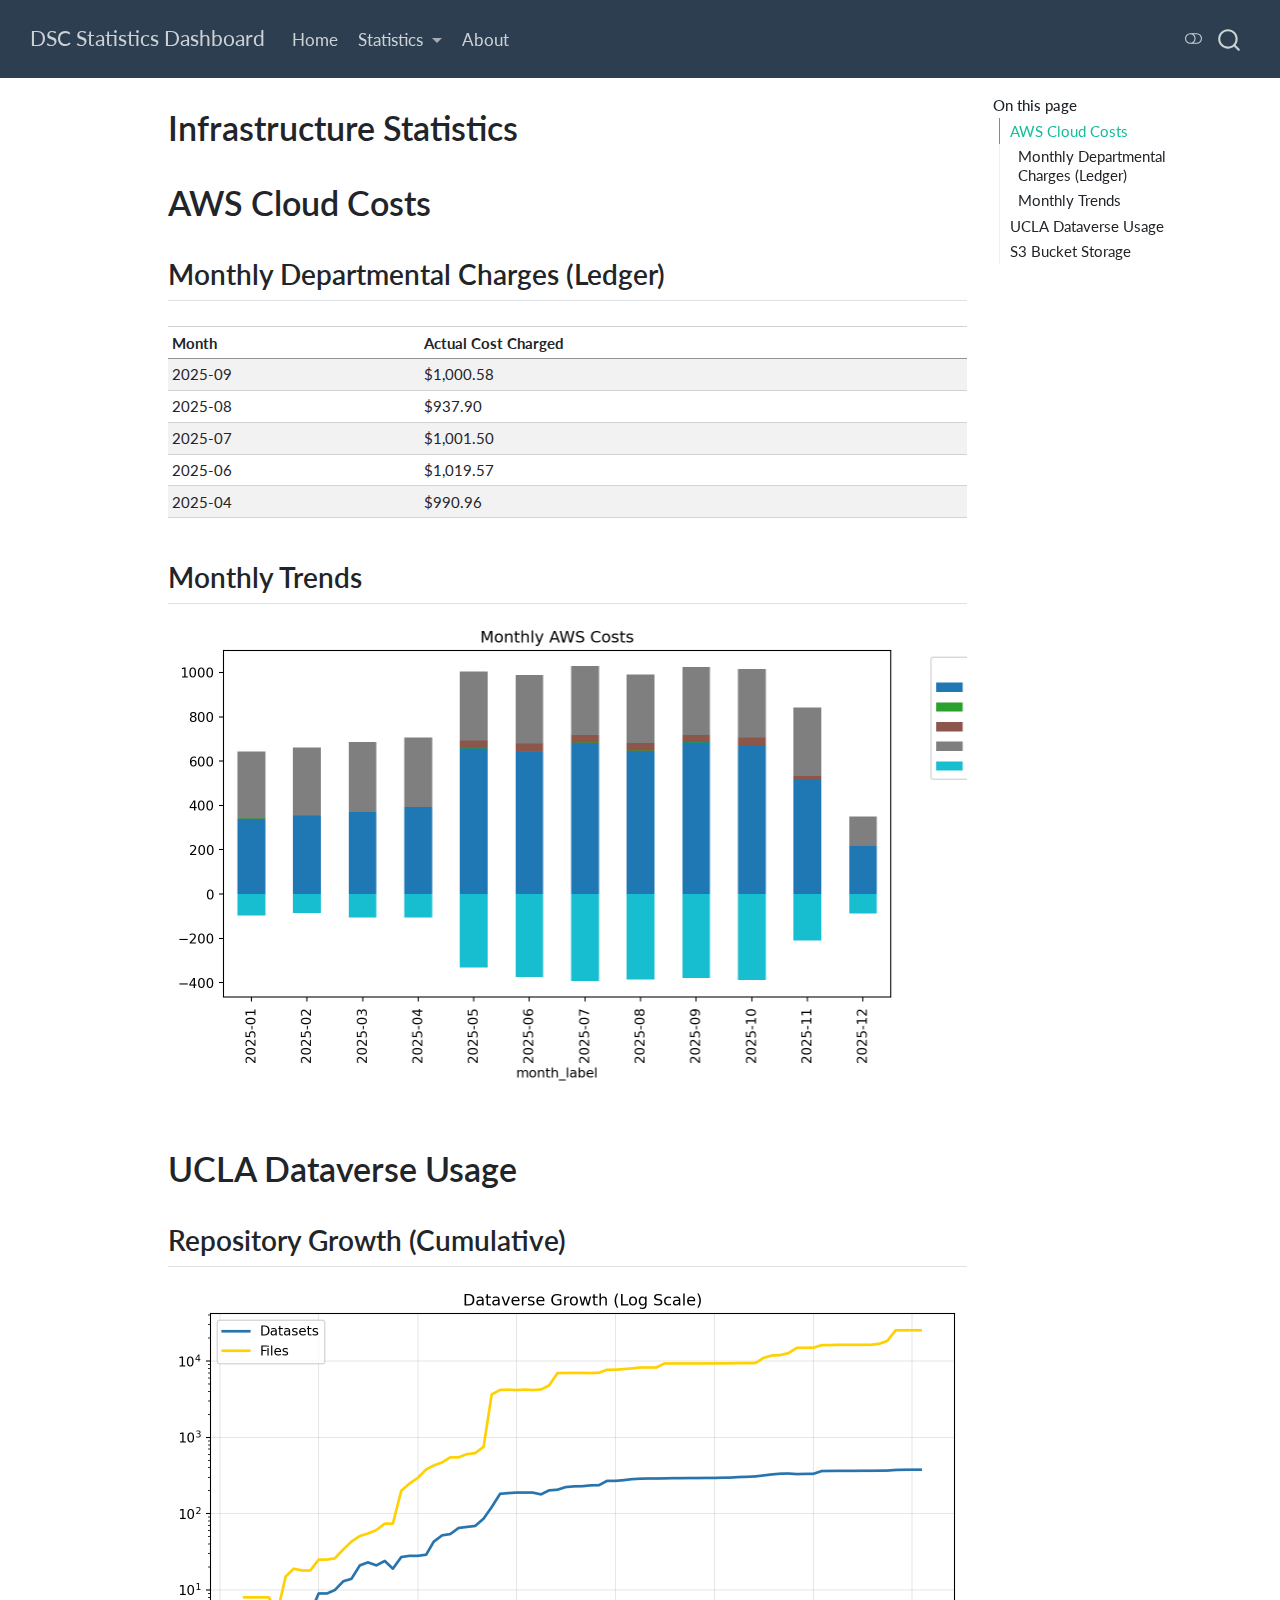
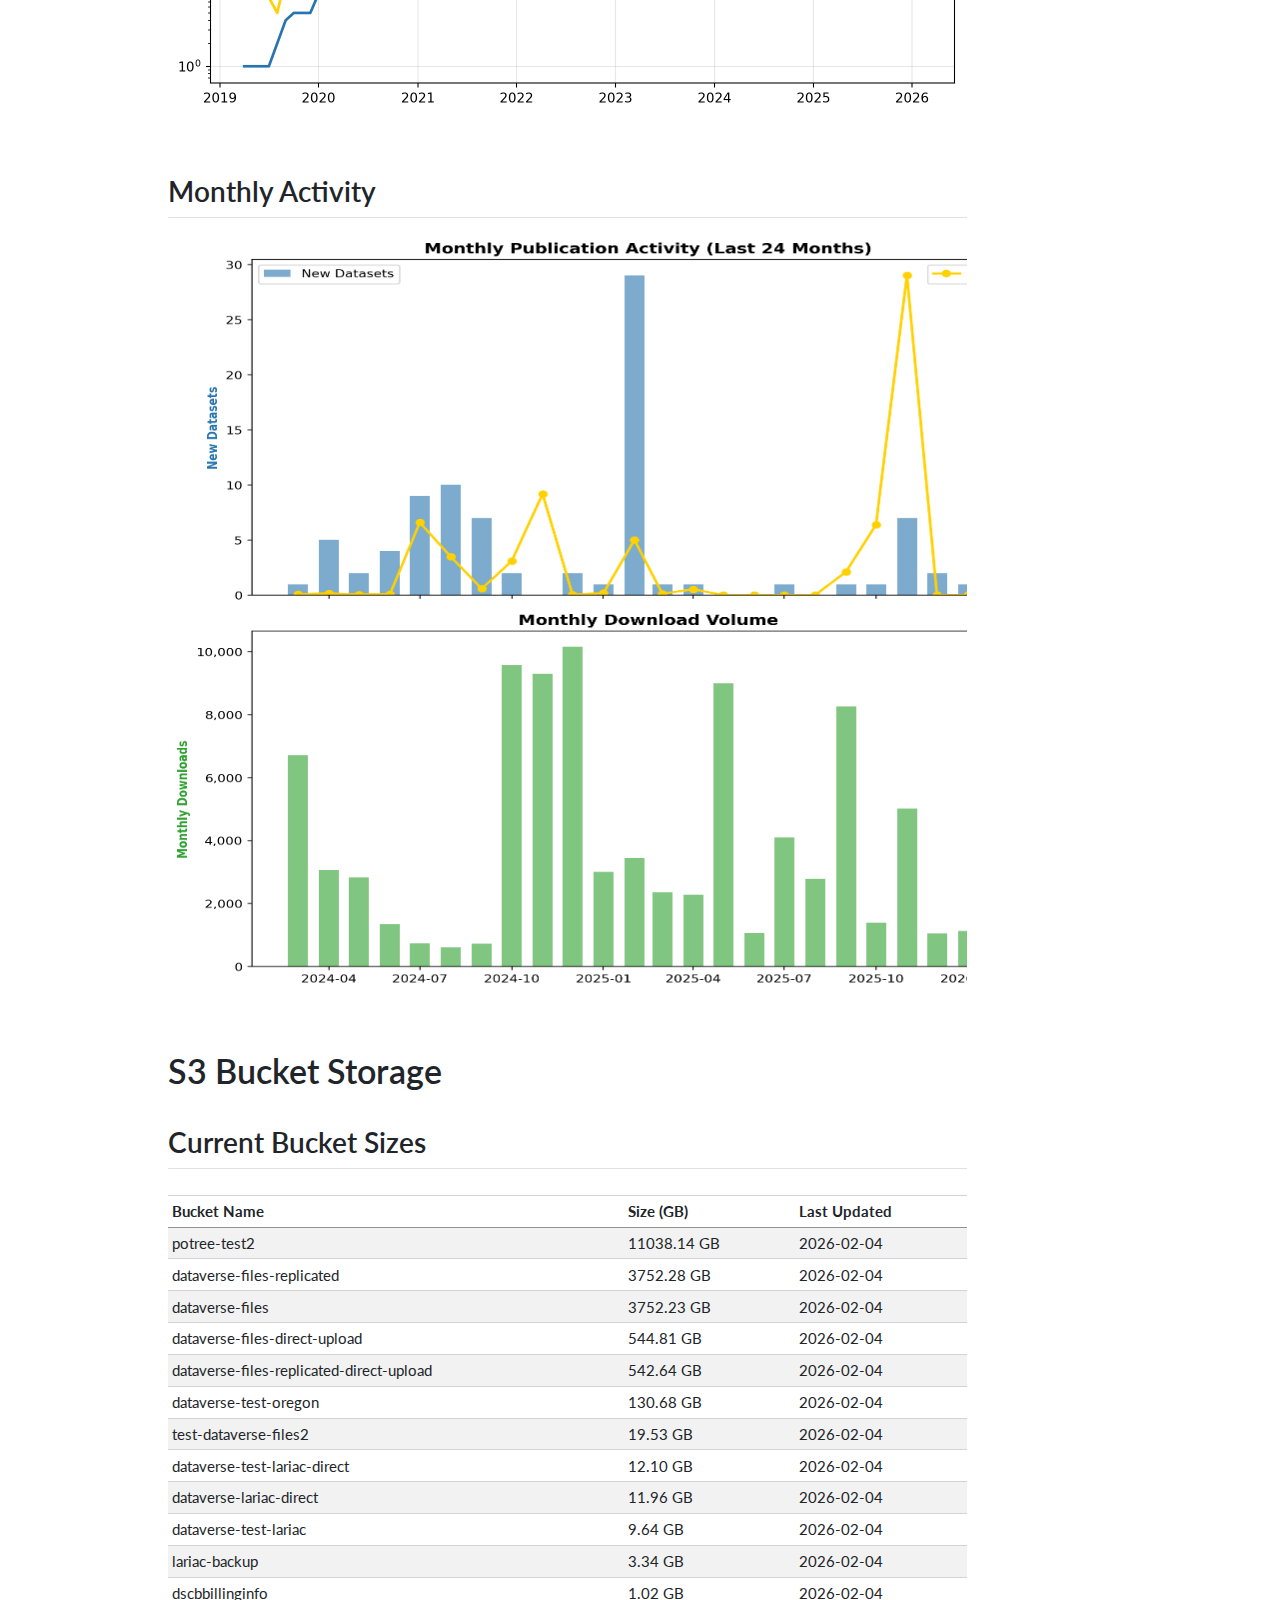
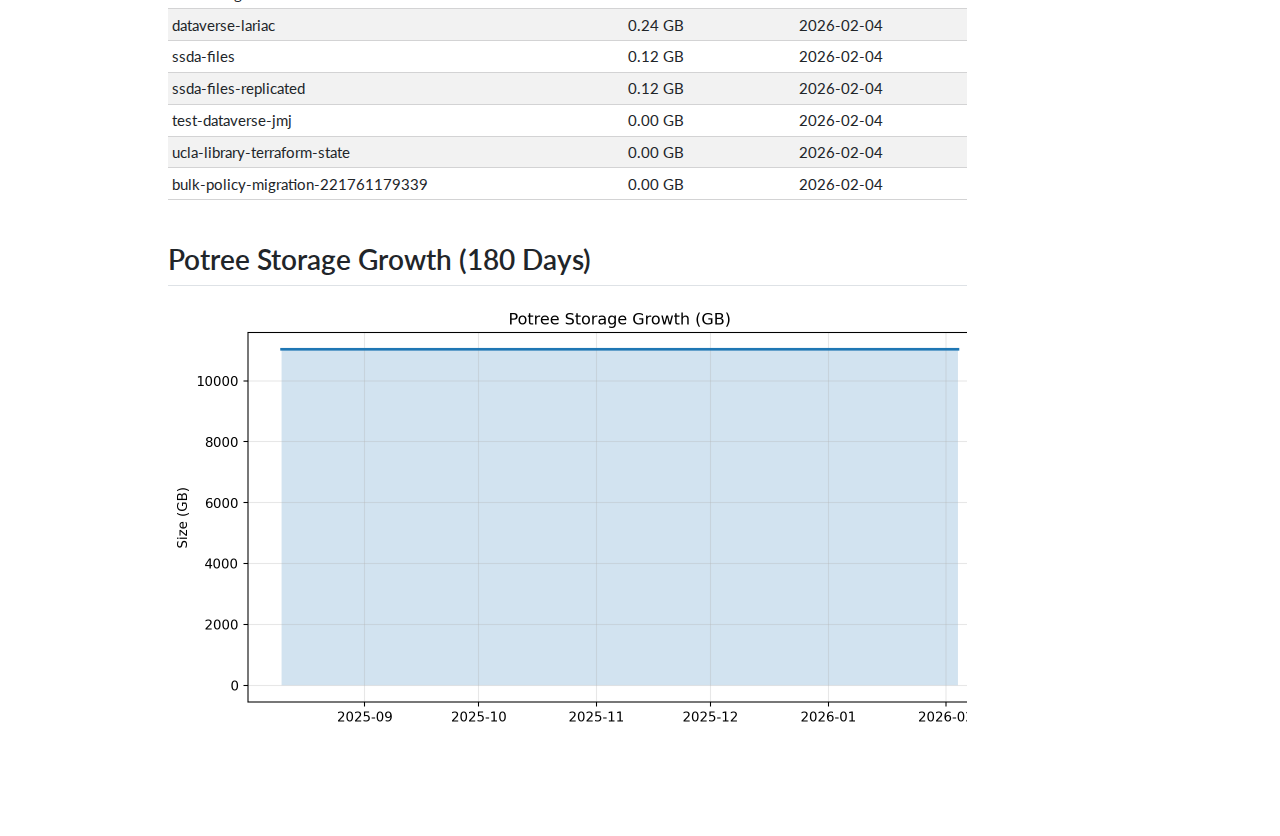
<file: infrastructure.html>
<!DOCTYPE html>
<html xmlns="http://www.w3.org/1999/xhtml" lang="en" xml:lang="en"><head>

<meta charset="utf-8">
<meta name="generator" content="quarto-1.8.27">

<meta name="viewport" content="width=device-width, initial-scale=1.0, user-scalable=yes">


<title>Infrastructure Statistics – DSC Statistics Dashboard</title>
<style>
code{white-space: pre-wrap;}
span.smallcaps{font-variant: small-caps;}
div.columns{display: flex; gap: min(4vw, 1.5em);}
div.column{flex: auto; overflow-x: auto;}
div.hanging-indent{margin-left: 1.5em; text-indent: -1.5em;}
ul.task-list{list-style: none;}
ul.task-list li input[type="checkbox"] {
  width: 0.8em;
  margin: 0 0.8em 0.2em -1em; /* quarto-specific, see https://github.com/quarto-dev/quarto-cli/issues/4556 */ 
  vertical-align: middle;
}
</style>


<script src="site_libs/quarto-nav/quarto-nav.js"></script>
<script src="site_libs/quarto-nav/headroom.min.js"></script>
<script src="site_libs/clipboard/clipboard.min.js"></script>
<script src="site_libs/quarto-search/autocomplete.umd.js"></script>
<script src="site_libs/quarto-search/fuse.min.js"></script>
<script src="site_libs/quarto-search/quarto-search.js"></script>
<meta name="quarto:offset" content="./">
<script src="site_libs/quarto-html/quarto.js" type="module"></script>
<script src="site_libs/quarto-html/tabsets/tabsets.js" type="module"></script>
<script src="site_libs/quarto-html/axe/axe-check.js" type="module"></script>
<script src="site_libs/quarto-html/popper.min.js"></script>
<script src="site_libs/quarto-html/tippy.umd.min.js"></script>
<script src="site_libs/quarto-html/anchor.min.js"></script>
<link href="site_libs/quarto-html/tippy.css" rel="stylesheet">
<link href="site_libs/quarto-html/quarto-syntax-highlighting-ed96de9b727972fe78a7b5d16c58bf87.css" rel="stylesheet" class="quarto-color-scheme" id="quarto-text-highlighting-styles">
<link href="site_libs/quarto-html/quarto-syntax-highlighting-dark-4d9afe2b8d18ee9fa5d0d57b5ed4214d.css" rel="stylesheet" class="quarto-color-scheme quarto-color-alternate" id="quarto-text-highlighting-styles">
<link href="site_libs/quarto-html/quarto-syntax-highlighting-ed96de9b727972fe78a7b5d16c58bf87.css" rel="stylesheet" class="quarto-color-scheme-extra" id="quarto-text-highlighting-styles">
<script src="site_libs/bootstrap/bootstrap.min.js"></script>
<link href="site_libs/bootstrap/bootstrap-icons.css" rel="stylesheet">
<link href="site_libs/bootstrap/bootstrap-6457b5646f0f6027685ab53bb38b23c8.min.css" rel="stylesheet" append-hash="true" class="quarto-color-scheme" id="quarto-bootstrap" data-mode="light">
<link href="site_libs/bootstrap/bootstrap-dark-feadf0bfd3f54624ec68e70c2335de3c.min.css" rel="stylesheet" append-hash="true" class="quarto-color-scheme quarto-color-alternate" id="quarto-bootstrap" data-mode="dark">
<link href="site_libs/bootstrap/bootstrap-6457b5646f0f6027685ab53bb38b23c8.min.css" rel="stylesheet" append-hash="true" class="quarto-color-scheme-extra" id="quarto-bootstrap" data-mode="light">
<script id="quarto-search-options" type="application/json">{
  "location": "navbar",
  "copy-button": false,
  "collapse-after": 3,
  "panel-placement": "end",
  "type": "overlay",
  "limit": 50,
  "keyboard-shortcut": [
    "f",
    "/",
    "s"
  ],
  "show-item-context": false,
  "language": {
    "search-no-results-text": "No results",
    "search-matching-documents-text": "matching documents",
    "search-copy-link-title": "Copy link to search",
    "search-hide-matches-text": "Hide additional matches",
    "search-more-match-text": "more match in this document",
    "search-more-matches-text": "more matches in this document",
    "search-clear-button-title": "Clear",
    "search-text-placeholder": "",
    "search-detached-cancel-button-title": "Cancel",
    "search-submit-button-title": "Submit",
    "search-label": "Search"
  }
}</script>


<link rel="stylesheet" href="styles.css">
</head>

<body class="nav-fixed quarto-light"><script id="quarto-html-before-body" type="application/javascript">
    const toggleBodyColorMode = (bsSheetEl) => {
      const mode = bsSheetEl.getAttribute("data-mode");
      const bodyEl = window.document.querySelector("body");
      if (mode === "dark") {
        bodyEl.classList.add("quarto-dark");
        bodyEl.classList.remove("quarto-light");
      } else {
        bodyEl.classList.add("quarto-light");
        bodyEl.classList.remove("quarto-dark");
      }
    }
    const toggleBodyColorPrimary = () => {
      const bsSheetEl = window.document.querySelector("link#quarto-bootstrap:not([rel=disabled-stylesheet])");
      if (bsSheetEl) {
        toggleBodyColorMode(bsSheetEl);
      }
    }
    const setColorSchemeToggle = (alternate) => {
      const toggles = window.document.querySelectorAll('.quarto-color-scheme-toggle');
      for (let i=0; i < toggles.length; i++) {
        const toggle = toggles[i];
        if (toggle) {
          if (alternate) {
            toggle.classList.add("alternate");
          } else {
            toggle.classList.remove("alternate");
          }
        }
      }
    };
    const toggleColorMode = (alternate) => {
      // Switch the stylesheets
      const primaryStylesheets = window.document.querySelectorAll('link.quarto-color-scheme:not(.quarto-color-alternate)');
      const alternateStylesheets = window.document.querySelectorAll('link.quarto-color-scheme.quarto-color-alternate');
      manageTransitions('#quarto-margin-sidebar .nav-link', false);
      if (alternate) {
        // note: dark is layered on light, we don't disable primary!
        enableStylesheet(alternateStylesheets);
        for (const sheetNode of alternateStylesheets) {
          if (sheetNode.id === "quarto-bootstrap") {
            toggleBodyColorMode(sheetNode);
          }
        }
      } else {
        disableStylesheet(alternateStylesheets);
        enableStylesheet(primaryStylesheets)
        toggleBodyColorPrimary();
      }
      manageTransitions('#quarto-margin-sidebar .nav-link', true);
      // Switch the toggles
      setColorSchemeToggle(alternate)
      // Hack to workaround the fact that safari doesn't
      // properly recolor the scrollbar when toggling (#1455)
      if (navigator.userAgent.indexOf('Safari') > 0 && navigator.userAgent.indexOf('Chrome') == -1) {
        manageTransitions("body", false);
        window.scrollTo(0, 1);
        setTimeout(() => {
          window.scrollTo(0, 0);
          manageTransitions("body", true);
        }, 40);
      }
    }
    const disableStylesheet = (stylesheets) => {
      for (let i=0; i < stylesheets.length; i++) {
        const stylesheet = stylesheets[i];
        stylesheet.rel = 'disabled-stylesheet';
      }
    }
    const enableStylesheet = (stylesheets) => {
      for (let i=0; i < stylesheets.length; i++) {
        const stylesheet = stylesheets[i];
        if(stylesheet.rel !== 'stylesheet') { // for Chrome, which will still FOUC without this check
          stylesheet.rel = 'stylesheet';
        }
      }
    }
    const manageTransitions = (selector, allowTransitions) => {
      const els = window.document.querySelectorAll(selector);
      for (let i=0; i < els.length; i++) {
        const el = els[i];
        if (allowTransitions) {
          el.classList.remove('notransition');
        } else {
          el.classList.add('notransition');
        }
      }
    }
    const isFileUrl = () => {
      return window.location.protocol === 'file:';
    }
    const hasAlternateSentinel = () => {
      let styleSentinel = getColorSchemeSentinel();
      if (styleSentinel !== null) {
        return styleSentinel === "alternate";
      } else {
        return false;
      }
    }
    const setStyleSentinel = (alternate) => {
      const value = alternate ? "alternate" : "default";
      if (!isFileUrl()) {
        window.localStorage.setItem("quarto-color-scheme", value);
      } else {
        localAlternateSentinel = value;
      }
    }
    const getColorSchemeSentinel = () => {
      if (!isFileUrl()) {
        const storageValue = window.localStorage.getItem("quarto-color-scheme");
        return storageValue != null ? storageValue : localAlternateSentinel;
      } else {
        return localAlternateSentinel;
      }
    }
    const toggleGiscusIfUsed = (isAlternate, darkModeDefault) => {
      const baseTheme = document.querySelector('#giscus-base-theme')?.value ?? 'light';
      const alternateTheme = document.querySelector('#giscus-alt-theme')?.value ?? 'dark';
      let newTheme = '';
      if(authorPrefersDark) {
        newTheme = isAlternate ? baseTheme : alternateTheme;
      } else {
        newTheme = isAlternate ? alternateTheme : baseTheme;
      }
      const changeGiscusTheme = () => {
        // From: https://github.com/giscus/giscus/issues/336
        const sendMessage = (message) => {
          const iframe = document.querySelector('iframe.giscus-frame');
          if (!iframe) return;
          iframe.contentWindow.postMessage({ giscus: message }, 'https://giscus.app');
        }
        sendMessage({
          setConfig: {
            theme: newTheme
          }
        });
      }
      const isGiscussLoaded = window.document.querySelector('iframe.giscus-frame') !== null;
      if (isGiscussLoaded) {
        changeGiscusTheme();
      }
    };
    const authorPrefersDark = false;
    const darkModeDefault = authorPrefersDark;
      document.querySelector('link#quarto-text-highlighting-styles.quarto-color-scheme-extra').rel = 'disabled-stylesheet';
      document.querySelector('link#quarto-bootstrap.quarto-color-scheme-extra').rel = 'disabled-stylesheet';
    let localAlternateSentinel = darkModeDefault ? 'alternate' : 'default';
    // Dark / light mode switch
    window.quartoToggleColorScheme = () => {
      // Read the current dark / light value
      let toAlternate = !hasAlternateSentinel();
      toggleColorMode(toAlternate);
      setStyleSentinel(toAlternate);
      toggleGiscusIfUsed(toAlternate, darkModeDefault);
      window.dispatchEvent(new Event('resize'));
    };
    // Switch to dark mode if need be
    if (hasAlternateSentinel()) {
      toggleColorMode(true);
    } else {
      toggleColorMode(false);
    }
  </script>

<div id="quarto-search-results"></div>
  <header id="quarto-header" class="headroom fixed-top">
    <nav class="navbar navbar-expand-lg " data-bs-theme="dark">
      <div class="navbar-container container-fluid">
      <div class="navbar-brand-container mx-auto">
    <a class="navbar-brand" href="./index.html">
    <span class="navbar-title">DSC Statistics Dashboard</span>
    </a>
  </div>
            <div id="quarto-search" class="" title="Search"></div>
          <button class="navbar-toggler" type="button" data-bs-toggle="collapse" data-bs-target="#navbarCollapse" aria-controls="navbarCollapse" role="menu" aria-expanded="false" aria-label="Toggle navigation" onclick="if (window.quartoToggleHeadroom) { window.quartoToggleHeadroom(); }">
  <span class="navbar-toggler-icon"></span>
</button>
          <div class="collapse navbar-collapse" id="navbarCollapse">
            <ul class="navbar-nav navbar-nav-scroll me-auto">
  <li class="nav-item">
    <a class="nav-link" href="./index.html"> 
<span class="menu-text">Home</span></a>
  </li>  
  <li class="nav-item dropdown ">
    <a class="nav-link dropdown-toggle" href="#" id="nav-menu-statistics" role="link" data-bs-toggle="dropdown" aria-expanded="false">
 <span class="menu-text">Statistics</span>
    </a>
    <ul class="dropdown-menu" aria-labelledby="nav-menu-statistics">    
        <li>
    <a class="dropdown-item" href="./consulting.html">
 <span class="dropdown-text">Consulting</span></a>
  </li>  
        <li>
    <a class="dropdown-item" href="./instruction.html">
 <span class="dropdown-text">Instruction</span></a>
  </li>  
        <li>
    <a class="dropdown-item" href="./infrastructure.html">
 <span class="dropdown-text">Infrastructure</span></a>
  </li>  
    </ul>
  </li>
  <li class="nav-item">
    <a class="nav-link" href="./about.html"> 
<span class="menu-text">About</span></a>
  </li>  
</ul>
          </div> <!-- /navcollapse -->
            <div class="quarto-navbar-tools">
  <a href="" class="quarto-color-scheme-toggle quarto-navigation-tool  px-1" onclick="window.quartoToggleColorScheme(); return false;" title="Toggle dark mode"><i class="bi"></i></a>
</div>
      </div> <!-- /container-fluid -->
    </nav>
</header>
<!-- content -->
<div id="quarto-content" class="quarto-container page-columns page-rows-contents page-layout-article page-navbar">
<!-- sidebar -->
<!-- margin-sidebar -->
    <div id="quarto-margin-sidebar" class="sidebar margin-sidebar">
        <nav id="TOC" role="doc-toc" class="toc-active">
    <h2 id="toc-title">On this page</h2>
   
  <ul>
  <li><a href="#aws-cloud-costs" id="toc-aws-cloud-costs" class="nav-link active" data-scroll-target="#aws-cloud-costs">AWS Cloud Costs</a>
  <ul class="collapse">
  <li><a href="#monthly-departmental-charges-ledger" id="toc-monthly-departmental-charges-ledger" class="nav-link" data-scroll-target="#monthly-departmental-charges-ledger">Monthly Departmental Charges (Ledger)</a></li>
  <li><a href="#monthly-trends" id="toc-monthly-trends" class="nav-link" data-scroll-target="#monthly-trends">Monthly Trends</a></li>
  </ul></li>
  <li><a href="#ucla-dataverse-usage" id="toc-ucla-dataverse-usage" class="nav-link" data-scroll-target="#ucla-dataverse-usage">UCLA Dataverse Usage</a>
  <ul class="collapse">
  <li><a href="#repository-growth-cumulative" id="toc-repository-growth-cumulative" class="nav-link" data-scroll-target="#repository-growth-cumulative">Repository Growth (Cumulative)</a></li>
  <li><a href="#monthly-activity" id="toc-monthly-activity" class="nav-link" data-scroll-target="#monthly-activity">Monthly Activity</a></li>
  </ul></li>
  <li><a href="#s3-bucket-storage" id="toc-s3-bucket-storage" class="nav-link" data-scroll-target="#s3-bucket-storage">S3 Bucket Storage</a>
  <ul class="collapse">
  <li><a href="#current-bucket-sizes" id="toc-current-bucket-sizes" class="nav-link" data-scroll-target="#current-bucket-sizes">Current Bucket Sizes</a></li>
  <li><a href="#potree-storage-growth-180-days" id="toc-potree-storage-growth-180-days" class="nav-link" data-scroll-target="#potree-storage-growth-180-days">Potree Storage Growth (180 Days)</a></li>
  </ul></li>
  </ul>
</nav>
    </div>
<!-- main -->
<main class="content" id="quarto-document-content">


<header id="title-block-header" class="quarto-title-block default">
<div class="quarto-title">
<h1 class="title">Infrastructure Statistics</h1>
</div>



<div class="quarto-title-meta">

    
  
    
  </div>
  


</header>


<section id="aws-cloud-costs" class="level1">
<h1>AWS Cloud Costs</h1>
<section id="monthly-departmental-charges-ledger" class="level2">
<h2 class="anchored" data-anchor-id="monthly-departmental-charges-ledger">Monthly Departmental Charges (Ledger)</h2>
<div id="e81b77f7" class="cell" data-results="asis" data-execution_count="2">
<div class="cell-output cell-output-display cell-output-markdown">
<table class="caption-top table table-sm table-striped small">
<thead>
<tr class="header">
<th>Month</th>
<th>Actual Cost Charged</th>
</tr>
</thead>
<tbody>
<tr class="odd">
<td>2025-09</td>
<td>$1,000.58</td>
</tr>
<tr class="even">
<td>2025-08</td>
<td>$937.90</td>
</tr>
<tr class="odd">
<td>2025-07</td>
<td>$1,001.50</td>
</tr>
<tr class="even">
<td>2025-06</td>
<td>$1,019.57</td>
</tr>
<tr class="odd">
<td>2025-04</td>
<td>$990.96</td>
</tr>
</tbody>
</table>
</div>
</div>
</section>
<section id="monthly-trends" class="level2">
<h2 class="anchored" data-anchor-id="monthly-trends">Monthly Trends</h2>
<div id="d514004a" class="cell" data-execution_count="3">
<div class="cell-output cell-output-display">
<div>
<figure class="figure">
<p><img src="infrastructure_files/figure-html/cell-4-output-1.png" width="945" height="469" class="figure-img"></p>
</figure>
</div>
</div>
</div>
</section>
</section>
<section id="ucla-dataverse-usage" class="level1">
<h1>UCLA Dataverse Usage</h1>
<section id="repository-growth-cumulative" class="level2">
<h2 class="anchored" data-anchor-id="repository-growth-cumulative">Repository Growth (Cumulative)</h2>
<div id="953cf0b5" class="cell" data-execution_count="4">
<div class="cell-output cell-output-display">
<div>
<figure class="figure">
<p><img src="infrastructure_files/figure-html/cell-5-output-1.png" width="796" height="431" class="figure-img"></p>
</figure>
</div>
</div>
</div>
</section>
<section id="monthly-activity" class="level2">
<h2 class="anchored" data-anchor-id="monthly-activity">Monthly Activity</h2>
<div id="d05e622b" class="cell" data-execution_count="5">
<div class="cell-output cell-output-display">
<div>
<figure class="figure">
<p><img src="infrastructure_files/figure-html/cell-6-output-1.png" width="948" height="757" class="figure-img"></p>
</figure>
</div>
</div>
</div>
</section>
</section>
<section id="s3-bucket-storage" class="level1">
<h1>S3 Bucket Storage</h1>
<section id="current-bucket-sizes" class="level2">
<h2 class="anchored" data-anchor-id="current-bucket-sizes">Current Bucket Sizes</h2>
<div id="9bfcddbe" class="cell" data-results="asis" data-execution_count="6">
<div class="cell-output cell-output-display cell-output-markdown">
<table class="caption-top table table-sm table-striped small">
<thead>
<tr class="header">
<th>Bucket Name</th>
<th>Size (GB)</th>
<th>Last Updated</th>
</tr>
</thead>
<tbody>
<tr class="odd">
<td>potree-test2</td>
<td>11038.14 GB</td>
<td>2026-02-04</td>
</tr>
<tr class="even">
<td>dataverse-files-replicated</td>
<td>3752.28 GB</td>
<td>2026-02-04</td>
</tr>
<tr class="odd">
<td>dataverse-files</td>
<td>3752.23 GB</td>
<td>2026-02-04</td>
</tr>
<tr class="even">
<td>dataverse-files-direct-upload</td>
<td>544.81 GB</td>
<td>2026-02-04</td>
</tr>
<tr class="odd">
<td>dataverse-files-replicated-direct-upload</td>
<td>542.64 GB</td>
<td>2026-02-04</td>
</tr>
<tr class="even">
<td>dataverse-test-oregon</td>
<td>130.68 GB</td>
<td>2026-02-04</td>
</tr>
<tr class="odd">
<td>test-dataverse-files2</td>
<td>19.53 GB</td>
<td>2026-02-04</td>
</tr>
<tr class="even">
<td>dataverse-test-lariac-direct</td>
<td>12.10 GB</td>
<td>2026-02-04</td>
</tr>
<tr class="odd">
<td>dataverse-lariac-direct</td>
<td>11.96 GB</td>
<td>2026-02-04</td>
</tr>
<tr class="even">
<td>dataverse-test-lariac</td>
<td>9.64 GB</td>
<td>2026-02-04</td>
</tr>
<tr class="odd">
<td>lariac-backup</td>
<td>3.34 GB</td>
<td>2026-02-04</td>
</tr>
<tr class="even">
<td>dscbbillinginfo</td>
<td>1.02 GB</td>
<td>2026-02-04</td>
</tr>
<tr class="odd">
<td>dataverse-lariac</td>
<td>0.24 GB</td>
<td>2026-02-04</td>
</tr>
<tr class="even">
<td>ssda-files</td>
<td>0.12 GB</td>
<td>2026-02-04</td>
</tr>
<tr class="odd">
<td>ssda-files-replicated</td>
<td>0.12 GB</td>
<td>2026-02-04</td>
</tr>
<tr class="even">
<td>test-dataverse-jmj</td>
<td>0.00 GB</td>
<td>2026-02-04</td>
</tr>
<tr class="odd">
<td>ucla-library-terraform-state</td>
<td>0.00 GB</td>
<td>2026-02-04</td>
</tr>
<tr class="even">
<td>bulk-policy-migration-221761179339</td>
<td>0.00 GB</td>
<td>2026-02-04</td>
</tr>
</tbody>
</table>
</div>
</div>
</section>
<section id="potree-storage-growth-180-days" class="level2">
<h2 class="anchored" data-anchor-id="potree-storage-growth-180-days">Potree Storage Growth (180 Days)</h2>
<div id="63715a14" class="cell" data-execution_count="7">
<div class="cell-output cell-output-display">
<div>
<figure class="figure">
<p><img src="infrastructure_files/figure-html/cell-8-output-1.png" width="833" height="431" class="figure-img"></p>
</figure>
</div>
</div>
</div>


</section>
</section>

</main> <!-- /main -->
<script id="quarto-html-after-body" type="application/javascript">
  window.document.addEventListener("DOMContentLoaded", function (event) {
    // Ensure there is a toggle, if there isn't float one in the top right
    if (window.document.querySelector('.quarto-color-scheme-toggle') === null) {
      const a = window.document.createElement('a');
      a.classList.add('top-right');
      a.classList.add('quarto-color-scheme-toggle');
      a.href = "";
      a.onclick = function() { try { window.quartoToggleColorScheme(); } catch {} return false; };
      const i = window.document.createElement("i");
      i.classList.add('bi');
      a.appendChild(i);
      window.document.body.appendChild(a);
    }
    setColorSchemeToggle(hasAlternateSentinel())
    const icon = "";
    const anchorJS = new window.AnchorJS();
    anchorJS.options = {
      placement: 'right',
      icon: icon
    };
    anchorJS.add('.anchored');
    const isCodeAnnotation = (el) => {
      for (const clz of el.classList) {
        if (clz.startsWith('code-annotation-')) {                     
          return true;
        }
      }
      return false;
    }
    const onCopySuccess = function(e) {
      // button target
      const button = e.trigger;
      // don't keep focus
      button.blur();
      // flash "checked"
      button.classList.add('code-copy-button-checked');
      var currentTitle = button.getAttribute("title");
      button.setAttribute("title", "Copied!");
      let tooltip;
      if (window.bootstrap) {
        button.setAttribute("data-bs-toggle", "tooltip");
        button.setAttribute("data-bs-placement", "left");
        button.setAttribute("data-bs-title", "Copied!");
        tooltip = new bootstrap.Tooltip(button, 
          { trigger: "manual", 
            customClass: "code-copy-button-tooltip",
            offset: [0, -8]});
        tooltip.show();    
      }
      setTimeout(function() {
        if (tooltip) {
          tooltip.hide();
          button.removeAttribute("data-bs-title");
          button.removeAttribute("data-bs-toggle");
          button.removeAttribute("data-bs-placement");
        }
        button.setAttribute("title", currentTitle);
        button.classList.remove('code-copy-button-checked');
      }, 1000);
      // clear code selection
      e.clearSelection();
    }
    const getTextToCopy = function(trigger) {
      const outerScaffold = trigger.parentElement.cloneNode(true);
      const codeEl = outerScaffold.querySelector('code');
      for (const childEl of codeEl.children) {
        if (isCodeAnnotation(childEl)) {
          childEl.remove();
        }
      }
      return codeEl.innerText;
    }
    const clipboard = new window.ClipboardJS('.code-copy-button:not([data-in-quarto-modal])', {
      text: getTextToCopy
    });
    clipboard.on('success', onCopySuccess);
    if (window.document.getElementById('quarto-embedded-source-code-modal')) {
      const clipboardModal = new window.ClipboardJS('.code-copy-button[data-in-quarto-modal]', {
        text: getTextToCopy,
        container: window.document.getElementById('quarto-embedded-source-code-modal')
      });
      clipboardModal.on('success', onCopySuccess);
    }
      var localhostRegex = new RegExp(/^(?:http|https):\/\/localhost\:?[0-9]*\//);
      var mailtoRegex = new RegExp(/^mailto:/);
        var filterRegex = new RegExp('/' + window.location.host + '/');
      var isInternal = (href) => {
          return filterRegex.test(href) || localhostRegex.test(href) || mailtoRegex.test(href);
      }
      // Inspect non-navigation links and adorn them if external
     var links = window.document.querySelectorAll('a[href]:not(.nav-link):not(.navbar-brand):not(.toc-action):not(.sidebar-link):not(.sidebar-item-toggle):not(.pagination-link):not(.no-external):not([aria-hidden]):not(.dropdown-item):not(.quarto-navigation-tool):not(.about-link)');
      for (var i=0; i<links.length; i++) {
        const link = links[i];
        if (!isInternal(link.href)) {
          // undo the damage that might have been done by quarto-nav.js in the case of
          // links that we want to consider external
          if (link.dataset.originalHref !== undefined) {
            link.href = link.dataset.originalHref;
          }
        }
      }
    function tippyHover(el, contentFn, onTriggerFn, onUntriggerFn) {
      const config = {
        allowHTML: true,
        maxWidth: 500,
        delay: 100,
        arrow: false,
        appendTo: function(el) {
            return el.parentElement;
        },
        interactive: true,
        interactiveBorder: 10,
        theme: 'quarto',
        placement: 'bottom-start',
      };
      if (contentFn) {
        config.content = contentFn;
      }
      if (onTriggerFn) {
        config.onTrigger = onTriggerFn;
      }
      if (onUntriggerFn) {
        config.onUntrigger = onUntriggerFn;
      }
      window.tippy(el, config); 
    }
    const noterefs = window.document.querySelectorAll('a[role="doc-noteref"]');
    for (var i=0; i<noterefs.length; i++) {
      const ref = noterefs[i];
      tippyHover(ref, function() {
        // use id or data attribute instead here
        let href = ref.getAttribute('data-footnote-href') || ref.getAttribute('href');
        try { href = new URL(href).hash; } catch {}
        const id = href.replace(/^#\/?/, "");
        const note = window.document.getElementById(id);
        if (note) {
          return note.innerHTML;
        } else {
          return "";
        }
      });
    }
    const xrefs = window.document.querySelectorAll('a.quarto-xref');
    const processXRef = (id, note) => {
      // Strip column container classes
      const stripColumnClz = (el) => {
        el.classList.remove("page-full", "page-columns");
        if (el.children) {
          for (const child of el.children) {
            stripColumnClz(child);
          }
        }
      }
      stripColumnClz(note)
      if (id === null || id.startsWith('sec-')) {
        // Special case sections, only their first couple elements
        const container = document.createElement("div");
        if (note.children && note.children.length > 2) {
          container.appendChild(note.children[0].cloneNode(true));
          for (let i = 1; i < note.children.length; i++) {
            const child = note.children[i];
            if (child.tagName === "P" && child.innerText === "") {
              continue;
            } else {
              container.appendChild(child.cloneNode(true));
              break;
            }
          }
          if (window.Quarto?.typesetMath) {
            window.Quarto.typesetMath(container);
          }
          return container.innerHTML
        } else {
          if (window.Quarto?.typesetMath) {
            window.Quarto.typesetMath(note);
          }
          return note.innerHTML;
        }
      } else {
        // Remove any anchor links if they are present
        const anchorLink = note.querySelector('a.anchorjs-link');
        if (anchorLink) {
          anchorLink.remove();
        }
        if (window.Quarto?.typesetMath) {
          window.Quarto.typesetMath(note);
        }
        if (note.classList.contains("callout")) {
          return note.outerHTML;
        } else {
          return note.innerHTML;
        }
      }
    }
    for (var i=0; i<xrefs.length; i++) {
      const xref = xrefs[i];
      tippyHover(xref, undefined, function(instance) {
        instance.disable();
        let url = xref.getAttribute('href');
        let hash = undefined; 
        if (url.startsWith('#')) {
          hash = url;
        } else {
          try { hash = new URL(url).hash; } catch {}
        }
        if (hash) {
          const id = hash.replace(/^#\/?/, "");
          const note = window.document.getElementById(id);
          if (note !== null) {
            try {
              const html = processXRef(id, note.cloneNode(true));
              instance.setContent(html);
            } finally {
              instance.enable();
              instance.show();
            }
          } else {
            // See if we can fetch this
            fetch(url.split('#')[0])
            .then(res => res.text())
            .then(html => {
              const parser = new DOMParser();
              const htmlDoc = parser.parseFromString(html, "text/html");
              const note = htmlDoc.getElementById(id);
              if (note !== null) {
                const html = processXRef(id, note);
                instance.setContent(html);
              } 
            }).finally(() => {
              instance.enable();
              instance.show();
            });
          }
        } else {
          // See if we can fetch a full url (with no hash to target)
          // This is a special case and we should probably do some content thinning / targeting
          fetch(url)
          .then(res => res.text())
          .then(html => {
            const parser = new DOMParser();
            const htmlDoc = parser.parseFromString(html, "text/html");
            const note = htmlDoc.querySelector('main.content');
            if (note !== null) {
              // This should only happen for chapter cross references
              // (since there is no id in the URL)
              // remove the first header
              if (note.children.length > 0 && note.children[0].tagName === "HEADER") {
                note.children[0].remove();
              }
              const html = processXRef(null, note);
              instance.setContent(html);
            } 
          }).finally(() => {
            instance.enable();
            instance.show();
          });
        }
      }, function(instance) {
      });
    }
        let selectedAnnoteEl;
        const selectorForAnnotation = ( cell, annotation) => {
          let cellAttr = 'data-code-cell="' + cell + '"';
          let lineAttr = 'data-code-annotation="' +  annotation + '"';
          const selector = 'span[' + cellAttr + '][' + lineAttr + ']';
          return selector;
        }
        const selectCodeLines = (annoteEl) => {
          const doc = window.document;
          const targetCell = annoteEl.getAttribute("data-target-cell");
          const targetAnnotation = annoteEl.getAttribute("data-target-annotation");
          const annoteSpan = window.document.querySelector(selectorForAnnotation(targetCell, targetAnnotation));
          const lines = annoteSpan.getAttribute("data-code-lines").split(",");
          const lineIds = lines.map((line) => {
            return targetCell + "-" + line;
          })
          let top = null;
          let height = null;
          let parent = null;
          if (lineIds.length > 0) {
              //compute the position of the single el (top and bottom and make a div)
              const el = window.document.getElementById(lineIds[0]);
              top = el.offsetTop;
              height = el.offsetHeight;
              parent = el.parentElement.parentElement;
            if (lineIds.length > 1) {
              const lastEl = window.document.getElementById(lineIds[lineIds.length - 1]);
              const bottom = lastEl.offsetTop + lastEl.offsetHeight;
              height = bottom - top;
            }
            if (top !== null && height !== null && parent !== null) {
              // cook up a div (if necessary) and position it 
              let div = window.document.getElementById("code-annotation-line-highlight");
              if (div === null) {
                div = window.document.createElement("div");
                div.setAttribute("id", "code-annotation-line-highlight");
                div.style.position = 'absolute';
                parent.appendChild(div);
              }
              div.style.top = top - 2 + "px";
              div.style.height = height + 4 + "px";
              div.style.left = 0;
              let gutterDiv = window.document.getElementById("code-annotation-line-highlight-gutter");
              if (gutterDiv === null) {
                gutterDiv = window.document.createElement("div");
                gutterDiv.setAttribute("id", "code-annotation-line-highlight-gutter");
                gutterDiv.style.position = 'absolute';
                const codeCell = window.document.getElementById(targetCell);
                const gutter = codeCell.querySelector('.code-annotation-gutter');
                gutter.appendChild(gutterDiv);
              }
              gutterDiv.style.top = top - 2 + "px";
              gutterDiv.style.height = height + 4 + "px";
            }
            selectedAnnoteEl = annoteEl;
          }
        };
        const unselectCodeLines = () => {
          const elementsIds = ["code-annotation-line-highlight", "code-annotation-line-highlight-gutter"];
          elementsIds.forEach((elId) => {
            const div = window.document.getElementById(elId);
            if (div) {
              div.remove();
            }
          });
          selectedAnnoteEl = undefined;
        };
          // Handle positioning of the toggle
      window.addEventListener(
        "resize",
        throttle(() => {
          elRect = undefined;
          if (selectedAnnoteEl) {
            selectCodeLines(selectedAnnoteEl);
          }
        }, 10)
      );
      function throttle(fn, ms) {
      let throttle = false;
      let timer;
        return (...args) => {
          if(!throttle) { // first call gets through
              fn.apply(this, args);
              throttle = true;
          } else { // all the others get throttled
              if(timer) clearTimeout(timer); // cancel #2
              timer = setTimeout(() => {
                fn.apply(this, args);
                timer = throttle = false;
              }, ms);
          }
        };
      }
        // Attach click handler to the DT
        const annoteDls = window.document.querySelectorAll('dt[data-target-cell]');
        for (const annoteDlNode of annoteDls) {
          annoteDlNode.addEventListener('click', (event) => {
            const clickedEl = event.target;
            if (clickedEl !== selectedAnnoteEl) {
              unselectCodeLines();
              const activeEl = window.document.querySelector('dt[data-target-cell].code-annotation-active');
              if (activeEl) {
                activeEl.classList.remove('code-annotation-active');
              }
              selectCodeLines(clickedEl);
              clickedEl.classList.add('code-annotation-active');
            } else {
              // Unselect the line
              unselectCodeLines();
              clickedEl.classList.remove('code-annotation-active');
            }
          });
        }
    const findCites = (el) => {
      const parentEl = el.parentElement;
      if (parentEl) {
        const cites = parentEl.dataset.cites;
        if (cites) {
          return {
            el,
            cites: cites.split(' ')
          };
        } else {
          return findCites(el.parentElement)
        }
      } else {
        return undefined;
      }
    };
    var bibliorefs = window.document.querySelectorAll('a[role="doc-biblioref"]');
    for (var i=0; i<bibliorefs.length; i++) {
      const ref = bibliorefs[i];
      const citeInfo = findCites(ref);
      if (citeInfo) {
        tippyHover(citeInfo.el, function() {
          var popup = window.document.createElement('div');
          citeInfo.cites.forEach(function(cite) {
            var citeDiv = window.document.createElement('div');
            citeDiv.classList.add('hanging-indent');
            citeDiv.classList.add('csl-entry');
            var biblioDiv = window.document.getElementById('ref-' + cite);
            if (biblioDiv) {
              citeDiv.innerHTML = biblioDiv.innerHTML;
            }
            popup.appendChild(citeDiv);
          });
          return popup.innerHTML;
        });
      }
    }
  });
  </script>
</div> <!-- /content -->




</body></html>
</file>
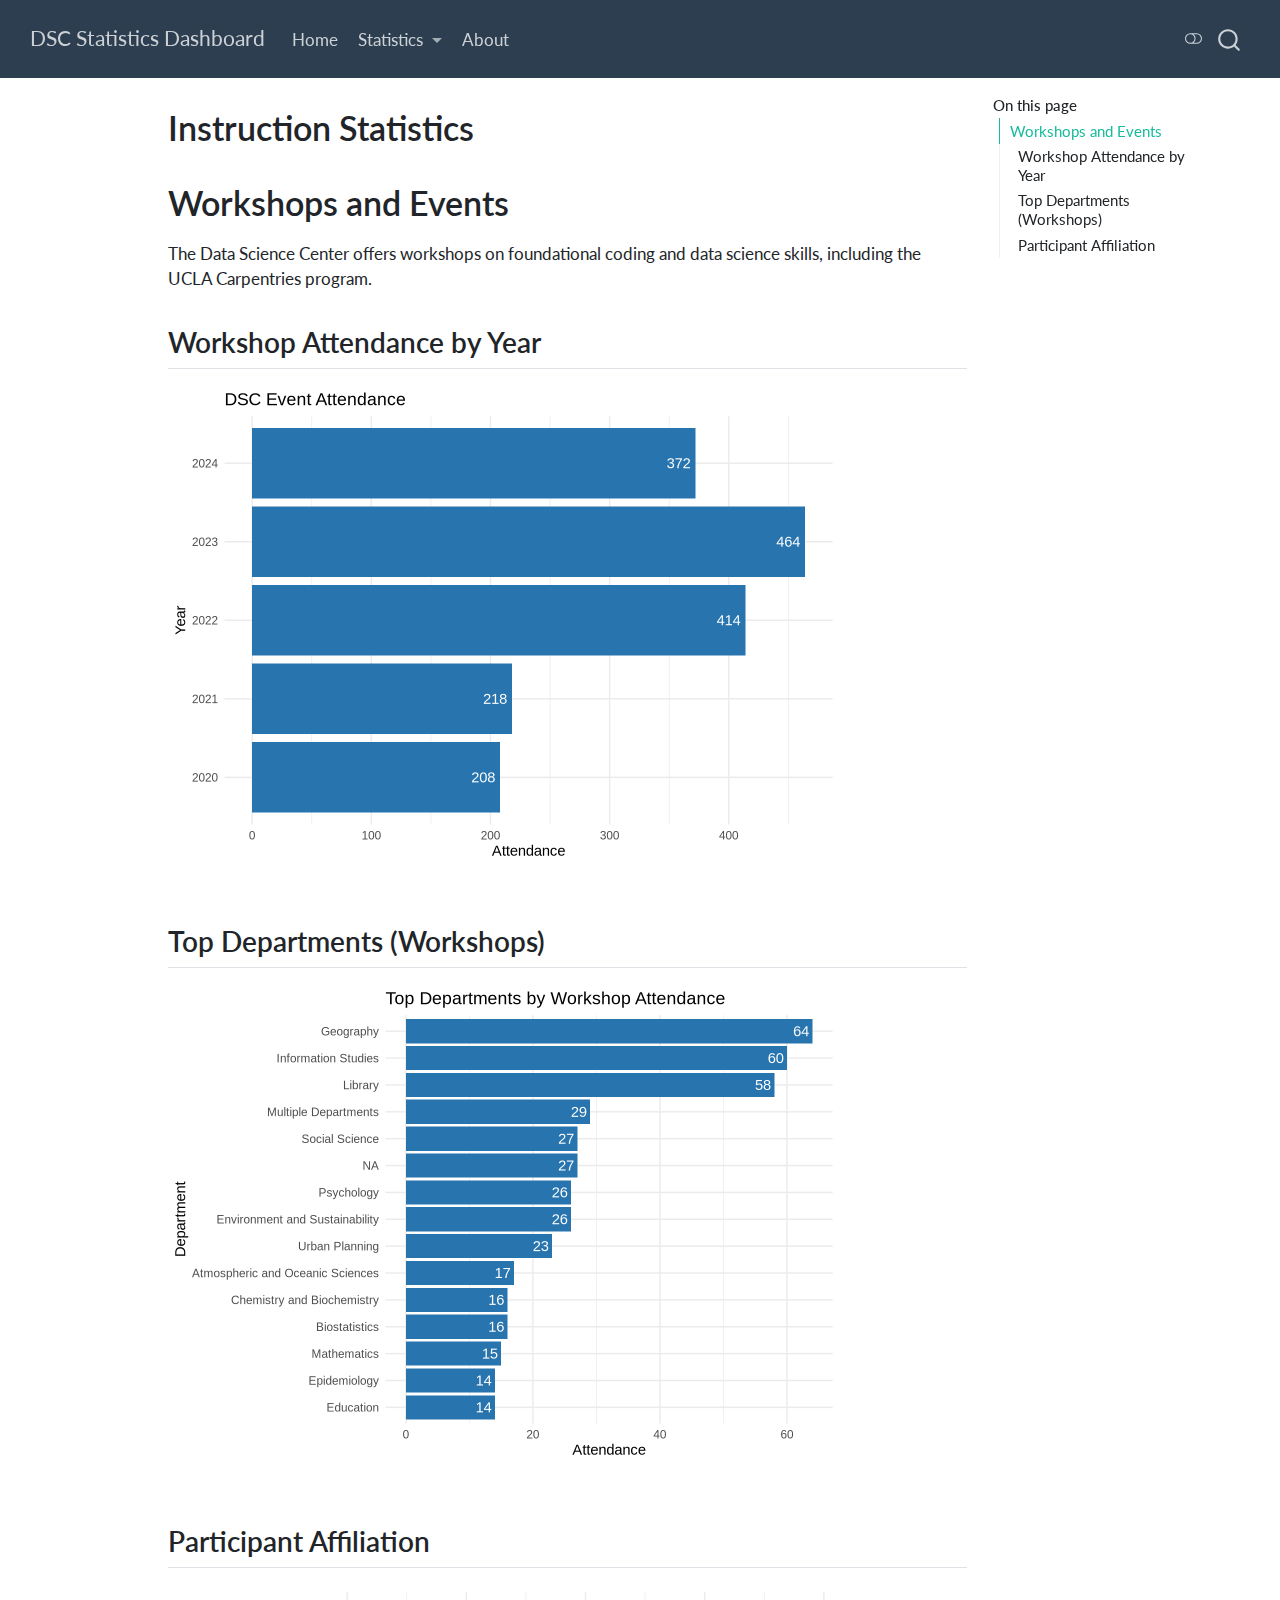
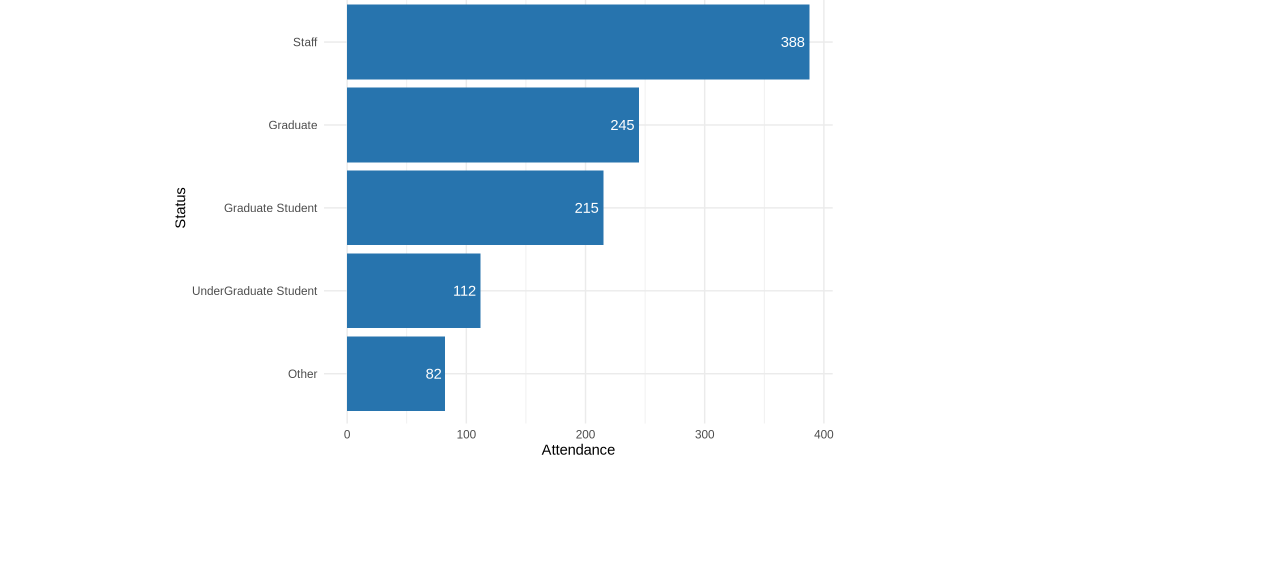
<file: instruction.html>
<!DOCTYPE html>
<html xmlns="http://www.w3.org/1999/xhtml" lang="en" xml:lang="en"><head>

<meta charset="utf-8">
<meta name="generator" content="quarto-1.8.27">

<meta name="viewport" content="width=device-width, initial-scale=1.0, user-scalable=yes">


<title>Instruction Statistics – DSC Statistics Dashboard</title>
<style>
code{white-space: pre-wrap;}
span.smallcaps{font-variant: small-caps;}
div.columns{display: flex; gap: min(4vw, 1.5em);}
div.column{flex: auto; overflow-x: auto;}
div.hanging-indent{margin-left: 1.5em; text-indent: -1.5em;}
ul.task-list{list-style: none;}
ul.task-list li input[type="checkbox"] {
  width: 0.8em;
  margin: 0 0.8em 0.2em -1em; /* quarto-specific, see https://github.com/quarto-dev/quarto-cli/issues/4556 */ 
  vertical-align: middle;
}
</style>


<script src="site_libs/quarto-nav/quarto-nav.js"></script>
<script src="site_libs/quarto-nav/headroom.min.js"></script>
<script src="site_libs/clipboard/clipboard.min.js"></script>
<script src="site_libs/quarto-search/autocomplete.umd.js"></script>
<script src="site_libs/quarto-search/fuse.min.js"></script>
<script src="site_libs/quarto-search/quarto-search.js"></script>
<meta name="quarto:offset" content="./">
<script src="site_libs/quarto-html/quarto.js" type="module"></script>
<script src="site_libs/quarto-html/tabsets/tabsets.js" type="module"></script>
<script src="site_libs/quarto-html/axe/axe-check.js" type="module"></script>
<script src="site_libs/quarto-html/popper.min.js"></script>
<script src="site_libs/quarto-html/tippy.umd.min.js"></script>
<script src="site_libs/quarto-html/anchor.min.js"></script>
<link href="site_libs/quarto-html/tippy.css" rel="stylesheet">
<link href="site_libs/quarto-html/quarto-syntax-highlighting-ed96de9b727972fe78a7b5d16c58bf87.css" rel="stylesheet" class="quarto-color-scheme" id="quarto-text-highlighting-styles">
<link href="site_libs/quarto-html/quarto-syntax-highlighting-dark-4d9afe2b8d18ee9fa5d0d57b5ed4214d.css" rel="stylesheet" class="quarto-color-scheme quarto-color-alternate" id="quarto-text-highlighting-styles">
<link href="site_libs/quarto-html/quarto-syntax-highlighting-ed96de9b727972fe78a7b5d16c58bf87.css" rel="stylesheet" class="quarto-color-scheme-extra" id="quarto-text-highlighting-styles">
<script src="site_libs/bootstrap/bootstrap.min.js"></script>
<link href="site_libs/bootstrap/bootstrap-icons.css" rel="stylesheet">
<link href="site_libs/bootstrap/bootstrap-6457b5646f0f6027685ab53bb38b23c8.min.css" rel="stylesheet" append-hash="true" class="quarto-color-scheme" id="quarto-bootstrap" data-mode="light">
<link href="site_libs/bootstrap/bootstrap-dark-feadf0bfd3f54624ec68e70c2335de3c.min.css" rel="stylesheet" append-hash="true" class="quarto-color-scheme quarto-color-alternate" id="quarto-bootstrap" data-mode="dark">
<link href="site_libs/bootstrap/bootstrap-6457b5646f0f6027685ab53bb38b23c8.min.css" rel="stylesheet" append-hash="true" class="quarto-color-scheme-extra" id="quarto-bootstrap" data-mode="light">
<script id="quarto-search-options" type="application/json">{
  "location": "navbar",
  "copy-button": false,
  "collapse-after": 3,
  "panel-placement": "end",
  "type": "overlay",
  "limit": 50,
  "keyboard-shortcut": [
    "f",
    "/",
    "s"
  ],
  "show-item-context": false,
  "language": {
    "search-no-results-text": "No results",
    "search-matching-documents-text": "matching documents",
    "search-copy-link-title": "Copy link to search",
    "search-hide-matches-text": "Hide additional matches",
    "search-more-match-text": "more match in this document",
    "search-more-matches-text": "more matches in this document",
    "search-clear-button-title": "Clear",
    "search-text-placeholder": "",
    "search-detached-cancel-button-title": "Cancel",
    "search-submit-button-title": "Submit",
    "search-label": "Search"
  }
}</script>


<link rel="stylesheet" href="styles.css">
</head>

<body class="nav-fixed quarto-light"><script id="quarto-html-before-body" type="application/javascript">
    const toggleBodyColorMode = (bsSheetEl) => {
      const mode = bsSheetEl.getAttribute("data-mode");
      const bodyEl = window.document.querySelector("body");
      if (mode === "dark") {
        bodyEl.classList.add("quarto-dark");
        bodyEl.classList.remove("quarto-light");
      } else {
        bodyEl.classList.add("quarto-light");
        bodyEl.classList.remove("quarto-dark");
      }
    }
    const toggleBodyColorPrimary = () => {
      const bsSheetEl = window.document.querySelector("link#quarto-bootstrap:not([rel=disabled-stylesheet])");
      if (bsSheetEl) {
        toggleBodyColorMode(bsSheetEl);
      }
    }
    const setColorSchemeToggle = (alternate) => {
      const toggles = window.document.querySelectorAll('.quarto-color-scheme-toggle');
      for (let i=0; i < toggles.length; i++) {
        const toggle = toggles[i];
        if (toggle) {
          if (alternate) {
            toggle.classList.add("alternate");
          } else {
            toggle.classList.remove("alternate");
          }
        }
      }
    };
    const toggleColorMode = (alternate) => {
      // Switch the stylesheets
      const primaryStylesheets = window.document.querySelectorAll('link.quarto-color-scheme:not(.quarto-color-alternate)');
      const alternateStylesheets = window.document.querySelectorAll('link.quarto-color-scheme.quarto-color-alternate');
      manageTransitions('#quarto-margin-sidebar .nav-link', false);
      if (alternate) {
        // note: dark is layered on light, we don't disable primary!
        enableStylesheet(alternateStylesheets);
        for (const sheetNode of alternateStylesheets) {
          if (sheetNode.id === "quarto-bootstrap") {
            toggleBodyColorMode(sheetNode);
          }
        }
      } else {
        disableStylesheet(alternateStylesheets);
        enableStylesheet(primaryStylesheets)
        toggleBodyColorPrimary();
      }
      manageTransitions('#quarto-margin-sidebar .nav-link', true);
      // Switch the toggles
      setColorSchemeToggle(alternate)
      // Hack to workaround the fact that safari doesn't
      // properly recolor the scrollbar when toggling (#1455)
      if (navigator.userAgent.indexOf('Safari') > 0 && navigator.userAgent.indexOf('Chrome') == -1) {
        manageTransitions("body", false);
        window.scrollTo(0, 1);
        setTimeout(() => {
          window.scrollTo(0, 0);
          manageTransitions("body", true);
        }, 40);
      }
    }
    const disableStylesheet = (stylesheets) => {
      for (let i=0; i < stylesheets.length; i++) {
        const stylesheet = stylesheets[i];
        stylesheet.rel = 'disabled-stylesheet';
      }
    }
    const enableStylesheet = (stylesheets) => {
      for (let i=0; i < stylesheets.length; i++) {
        const stylesheet = stylesheets[i];
        if(stylesheet.rel !== 'stylesheet') { // for Chrome, which will still FOUC without this check
          stylesheet.rel = 'stylesheet';
        }
      }
    }
    const manageTransitions = (selector, allowTransitions) => {
      const els = window.document.querySelectorAll(selector);
      for (let i=0; i < els.length; i++) {
        const el = els[i];
        if (allowTransitions) {
          el.classList.remove('notransition');
        } else {
          el.classList.add('notransition');
        }
      }
    }
    const isFileUrl = () => {
      return window.location.protocol === 'file:';
    }
    const hasAlternateSentinel = () => {
      let styleSentinel = getColorSchemeSentinel();
      if (styleSentinel !== null) {
        return styleSentinel === "alternate";
      } else {
        return false;
      }
    }
    const setStyleSentinel = (alternate) => {
      const value = alternate ? "alternate" : "default";
      if (!isFileUrl()) {
        window.localStorage.setItem("quarto-color-scheme", value);
      } else {
        localAlternateSentinel = value;
      }
    }
    const getColorSchemeSentinel = () => {
      if (!isFileUrl()) {
        const storageValue = window.localStorage.getItem("quarto-color-scheme");
        return storageValue != null ? storageValue : localAlternateSentinel;
      } else {
        return localAlternateSentinel;
      }
    }
    const toggleGiscusIfUsed = (isAlternate, darkModeDefault) => {
      const baseTheme = document.querySelector('#giscus-base-theme')?.value ?? 'light';
      const alternateTheme = document.querySelector('#giscus-alt-theme')?.value ?? 'dark';
      let newTheme = '';
      if(authorPrefersDark) {
        newTheme = isAlternate ? baseTheme : alternateTheme;
      } else {
        newTheme = isAlternate ? alternateTheme : baseTheme;
      }
      const changeGiscusTheme = () => {
        // From: https://github.com/giscus/giscus/issues/336
        const sendMessage = (message) => {
          const iframe = document.querySelector('iframe.giscus-frame');
          if (!iframe) return;
          iframe.contentWindow.postMessage({ giscus: message }, 'https://giscus.app');
        }
        sendMessage({
          setConfig: {
            theme: newTheme
          }
        });
      }
      const isGiscussLoaded = window.document.querySelector('iframe.giscus-frame') !== null;
      if (isGiscussLoaded) {
        changeGiscusTheme();
      }
    };
    const authorPrefersDark = false;
    const darkModeDefault = authorPrefersDark;
      document.querySelector('link#quarto-text-highlighting-styles.quarto-color-scheme-extra').rel = 'disabled-stylesheet';
      document.querySelector('link#quarto-bootstrap.quarto-color-scheme-extra').rel = 'disabled-stylesheet';
    let localAlternateSentinel = darkModeDefault ? 'alternate' : 'default';
    // Dark / light mode switch
    window.quartoToggleColorScheme = () => {
      // Read the current dark / light value
      let toAlternate = !hasAlternateSentinel();
      toggleColorMode(toAlternate);
      setStyleSentinel(toAlternate);
      toggleGiscusIfUsed(toAlternate, darkModeDefault);
      window.dispatchEvent(new Event('resize'));
    };
    // Switch to dark mode if need be
    if (hasAlternateSentinel()) {
      toggleColorMode(true);
    } else {
      toggleColorMode(false);
    }
  </script>

<div id="quarto-search-results"></div>
  <header id="quarto-header" class="headroom fixed-top">
    <nav class="navbar navbar-expand-lg " data-bs-theme="dark">
      <div class="navbar-container container-fluid">
      <div class="navbar-brand-container mx-auto">
    <a class="navbar-brand" href="./index.html">
    <span class="navbar-title">DSC Statistics Dashboard</span>
    </a>
  </div>
            <div id="quarto-search" class="" title="Search"></div>
          <button class="navbar-toggler" type="button" data-bs-toggle="collapse" data-bs-target="#navbarCollapse" aria-controls="navbarCollapse" role="menu" aria-expanded="false" aria-label="Toggle navigation" onclick="if (window.quartoToggleHeadroom) { window.quartoToggleHeadroom(); }">
  <span class="navbar-toggler-icon"></span>
</button>
          <div class="collapse navbar-collapse" id="navbarCollapse">
            <ul class="navbar-nav navbar-nav-scroll me-auto">
  <li class="nav-item">
    <a class="nav-link" href="./index.html"> 
<span class="menu-text">Home</span></a>
  </li>  
  <li class="nav-item dropdown ">
    <a class="nav-link dropdown-toggle" href="#" id="nav-menu-statistics" role="link" data-bs-toggle="dropdown" aria-expanded="false">
 <span class="menu-text">Statistics</span>
    </a>
    <ul class="dropdown-menu" aria-labelledby="nav-menu-statistics">    
        <li>
    <a class="dropdown-item" href="./consulting.html">
 <span class="dropdown-text">Consulting</span></a>
  </li>  
        <li>
    <a class="dropdown-item" href="./instruction.html">
 <span class="dropdown-text">Instruction</span></a>
  </li>  
        <li>
    <a class="dropdown-item" href="./infrastructure.html">
 <span class="dropdown-text">Infrastructure</span></a>
  </li>  
    </ul>
  </li>
  <li class="nav-item">
    <a class="nav-link" href="./about.html"> 
<span class="menu-text">About</span></a>
  </li>  
</ul>
          </div> <!-- /navcollapse -->
            <div class="quarto-navbar-tools">
  <a href="" class="quarto-color-scheme-toggle quarto-navigation-tool  px-1" onclick="window.quartoToggleColorScheme(); return false;" title="Toggle dark mode"><i class="bi"></i></a>
</div>
      </div> <!-- /container-fluid -->
    </nav>
</header>
<!-- content -->
<div id="quarto-content" class="quarto-container page-columns page-rows-contents page-layout-article page-navbar">
<!-- sidebar -->
<!-- margin-sidebar -->
    <div id="quarto-margin-sidebar" class="sidebar margin-sidebar">
        <nav id="TOC" role="doc-toc" class="toc-active">
    <h2 id="toc-title">On this page</h2>
   
  <ul>
  <li><a href="#workshops-and-events" id="toc-workshops-and-events" class="nav-link active" data-scroll-target="#workshops-and-events">Workshops and Events</a>
  <ul class="collapse">
  <li><a href="#workshop-attendance-by-year" id="toc-workshop-attendance-by-year" class="nav-link" data-scroll-target="#workshop-attendance-by-year">Workshop Attendance by Year</a></li>
  <li><a href="#top-departments-workshops" id="toc-top-departments-workshops" class="nav-link" data-scroll-target="#top-departments-workshops">Top Departments (Workshops)</a></li>
  <li><a href="#participant-affiliation" id="toc-participant-affiliation" class="nav-link" data-scroll-target="#participant-affiliation">Participant Affiliation</a></li>
  </ul></li>
  </ul>
</nav>
    </div>
<!-- main -->
<main class="content" id="quarto-document-content">


<header id="title-block-header" class="quarto-title-block default">
<div class="quarto-title">
<h1 class="title">Instruction Statistics</h1>
</div>



<div class="quarto-title-meta">

    
  
    
  </div>
  


</header>


<section id="workshops-and-events" class="level1">
<h1>Workshops and Events</h1>
<p>The Data Science Center offers workshops on foundational coding and data science skills, including the UCLA Carpentries program.</p>
<section id="workshop-attendance-by-year" class="level2">
<h2 class="anchored" data-anchor-id="workshop-attendance-by-year">Workshop Attendance by Year</h2>
<div class="cell">
<div class="cell-output-display">
<div>
<figure class="figure">
<p><img src="instruction_files/figure-html/attendance_year-1.png" class="img-fluid figure-img" width="672"></p>
</figure>
</div>
</div>
</div>
</section>
<section id="top-departments-workshops" class="level2">
<h2 class="anchored" data-anchor-id="top-departments-workshops">Top Departments (Workshops)</h2>
<div class="cell">
<div class="cell-output-display">
<div>
<figure class="figure">
<p><img src="instruction_files/figure-html/workshop_dept-1.png" class="img-fluid figure-img" width="672"></p>
</figure>
</div>
</div>
</div>
</section>
<section id="participant-affiliation" class="level2">
<h2 class="anchored" data-anchor-id="participant-affiliation">Participant Affiliation</h2>
<div class="cell">
<div class="cell-output-display">
<div>
<figure class="figure">
<p><img src="instruction_files/figure-html/workshop_status-1.png" class="img-fluid figure-img" width="672"></p>
</figure>
</div>
</div>
</div>


</section>
</section>

</main> <!-- /main -->
<script id="quarto-html-after-body" type="application/javascript">
  window.document.addEventListener("DOMContentLoaded", function (event) {
    // Ensure there is a toggle, if there isn't float one in the top right
    if (window.document.querySelector('.quarto-color-scheme-toggle') === null) {
      const a = window.document.createElement('a');
      a.classList.add('top-right');
      a.classList.add('quarto-color-scheme-toggle');
      a.href = "";
      a.onclick = function() { try { window.quartoToggleColorScheme(); } catch {} return false; };
      const i = window.document.createElement("i");
      i.classList.add('bi');
      a.appendChild(i);
      window.document.body.appendChild(a);
    }
    setColorSchemeToggle(hasAlternateSentinel())
    const icon = "";
    const anchorJS = new window.AnchorJS();
    anchorJS.options = {
      placement: 'right',
      icon: icon
    };
    anchorJS.add('.anchored');
    const isCodeAnnotation = (el) => {
      for (const clz of el.classList) {
        if (clz.startsWith('code-annotation-')) {                     
          return true;
        }
      }
      return false;
    }
    const onCopySuccess = function(e) {
      // button target
      const button = e.trigger;
      // don't keep focus
      button.blur();
      // flash "checked"
      button.classList.add('code-copy-button-checked');
      var currentTitle = button.getAttribute("title");
      button.setAttribute("title", "Copied!");
      let tooltip;
      if (window.bootstrap) {
        button.setAttribute("data-bs-toggle", "tooltip");
        button.setAttribute("data-bs-placement", "left");
        button.setAttribute("data-bs-title", "Copied!");
        tooltip = new bootstrap.Tooltip(button, 
          { trigger: "manual", 
            customClass: "code-copy-button-tooltip",
            offset: [0, -8]});
        tooltip.show();    
      }
      setTimeout(function() {
        if (tooltip) {
          tooltip.hide();
          button.removeAttribute("data-bs-title");
          button.removeAttribute("data-bs-toggle");
          button.removeAttribute("data-bs-placement");
        }
        button.setAttribute("title", currentTitle);
        button.classList.remove('code-copy-button-checked');
      }, 1000);
      // clear code selection
      e.clearSelection();
    }
    const getTextToCopy = function(trigger) {
      const outerScaffold = trigger.parentElement.cloneNode(true);
      const codeEl = outerScaffold.querySelector('code');
      for (const childEl of codeEl.children) {
        if (isCodeAnnotation(childEl)) {
          childEl.remove();
        }
      }
      return codeEl.innerText;
    }
    const clipboard = new window.ClipboardJS('.code-copy-button:not([data-in-quarto-modal])', {
      text: getTextToCopy
    });
    clipboard.on('success', onCopySuccess);
    if (window.document.getElementById('quarto-embedded-source-code-modal')) {
      const clipboardModal = new window.ClipboardJS('.code-copy-button[data-in-quarto-modal]', {
        text: getTextToCopy,
        container: window.document.getElementById('quarto-embedded-source-code-modal')
      });
      clipboardModal.on('success', onCopySuccess);
    }
      var localhostRegex = new RegExp(/^(?:http|https):\/\/localhost\:?[0-9]*\//);
      var mailtoRegex = new RegExp(/^mailto:/);
        var filterRegex = new RegExp('/' + window.location.host + '/');
      var isInternal = (href) => {
          return filterRegex.test(href) || localhostRegex.test(href) || mailtoRegex.test(href);
      }
      // Inspect non-navigation links and adorn them if external
     var links = window.document.querySelectorAll('a[href]:not(.nav-link):not(.navbar-brand):not(.toc-action):not(.sidebar-link):not(.sidebar-item-toggle):not(.pagination-link):not(.no-external):not([aria-hidden]):not(.dropdown-item):not(.quarto-navigation-tool):not(.about-link)');
      for (var i=0; i<links.length; i++) {
        const link = links[i];
        if (!isInternal(link.href)) {
          // undo the damage that might have been done by quarto-nav.js in the case of
          // links that we want to consider external
          if (link.dataset.originalHref !== undefined) {
            link.href = link.dataset.originalHref;
          }
        }
      }
    function tippyHover(el, contentFn, onTriggerFn, onUntriggerFn) {
      const config = {
        allowHTML: true,
        maxWidth: 500,
        delay: 100,
        arrow: false,
        appendTo: function(el) {
            return el.parentElement;
        },
        interactive: true,
        interactiveBorder: 10,
        theme: 'quarto',
        placement: 'bottom-start',
      };
      if (contentFn) {
        config.content = contentFn;
      }
      if (onTriggerFn) {
        config.onTrigger = onTriggerFn;
      }
      if (onUntriggerFn) {
        config.onUntrigger = onUntriggerFn;
      }
      window.tippy(el, config); 
    }
    const noterefs = window.document.querySelectorAll('a[role="doc-noteref"]');
    for (var i=0; i<noterefs.length; i++) {
      const ref = noterefs[i];
      tippyHover(ref, function() {
        // use id or data attribute instead here
        let href = ref.getAttribute('data-footnote-href') || ref.getAttribute('href');
        try { href = new URL(href).hash; } catch {}
        const id = href.replace(/^#\/?/, "");
        const note = window.document.getElementById(id);
        if (note) {
          return note.innerHTML;
        } else {
          return "";
        }
      });
    }
    const xrefs = window.document.querySelectorAll('a.quarto-xref');
    const processXRef = (id, note) => {
      // Strip column container classes
      const stripColumnClz = (el) => {
        el.classList.remove("page-full", "page-columns");
        if (el.children) {
          for (const child of el.children) {
            stripColumnClz(child);
          }
        }
      }
      stripColumnClz(note)
      if (id === null || id.startsWith('sec-')) {
        // Special case sections, only their first couple elements
        const container = document.createElement("div");
        if (note.children && note.children.length > 2) {
          container.appendChild(note.children[0].cloneNode(true));
          for (let i = 1; i < note.children.length; i++) {
            const child = note.children[i];
            if (child.tagName === "P" && child.innerText === "") {
              continue;
            } else {
              container.appendChild(child.cloneNode(true));
              break;
            }
          }
          if (window.Quarto?.typesetMath) {
            window.Quarto.typesetMath(container);
          }
          return container.innerHTML
        } else {
          if (window.Quarto?.typesetMath) {
            window.Quarto.typesetMath(note);
          }
          return note.innerHTML;
        }
      } else {
        // Remove any anchor links if they are present
        const anchorLink = note.querySelector('a.anchorjs-link');
        if (anchorLink) {
          anchorLink.remove();
        }
        if (window.Quarto?.typesetMath) {
          window.Quarto.typesetMath(note);
        }
        if (note.classList.contains("callout")) {
          return note.outerHTML;
        } else {
          return note.innerHTML;
        }
      }
    }
    for (var i=0; i<xrefs.length; i++) {
      const xref = xrefs[i];
      tippyHover(xref, undefined, function(instance) {
        instance.disable();
        let url = xref.getAttribute('href');
        let hash = undefined; 
        if (url.startsWith('#')) {
          hash = url;
        } else {
          try { hash = new URL(url).hash; } catch {}
        }
        if (hash) {
          const id = hash.replace(/^#\/?/, "");
          const note = window.document.getElementById(id);
          if (note !== null) {
            try {
              const html = processXRef(id, note.cloneNode(true));
              instance.setContent(html);
            } finally {
              instance.enable();
              instance.show();
            }
          } else {
            // See if we can fetch this
            fetch(url.split('#')[0])
            .then(res => res.text())
            .then(html => {
              const parser = new DOMParser();
              const htmlDoc = parser.parseFromString(html, "text/html");
              const note = htmlDoc.getElementById(id);
              if (note !== null) {
                const html = processXRef(id, note);
                instance.setContent(html);
              } 
            }).finally(() => {
              instance.enable();
              instance.show();
            });
          }
        } else {
          // See if we can fetch a full url (with no hash to target)
          // This is a special case and we should probably do some content thinning / targeting
          fetch(url)
          .then(res => res.text())
          .then(html => {
            const parser = new DOMParser();
            const htmlDoc = parser.parseFromString(html, "text/html");
            const note = htmlDoc.querySelector('main.content');
            if (note !== null) {
              // This should only happen for chapter cross references
              // (since there is no id in the URL)
              // remove the first header
              if (note.children.length > 0 && note.children[0].tagName === "HEADER") {
                note.children[0].remove();
              }
              const html = processXRef(null, note);
              instance.setContent(html);
            } 
          }).finally(() => {
            instance.enable();
            instance.show();
          });
        }
      }, function(instance) {
      });
    }
        let selectedAnnoteEl;
        const selectorForAnnotation = ( cell, annotation) => {
          let cellAttr = 'data-code-cell="' + cell + '"';
          let lineAttr = 'data-code-annotation="' +  annotation + '"';
          const selector = 'span[' + cellAttr + '][' + lineAttr + ']';
          return selector;
        }
        const selectCodeLines = (annoteEl) => {
          const doc = window.document;
          const targetCell = annoteEl.getAttribute("data-target-cell");
          const targetAnnotation = annoteEl.getAttribute("data-target-annotation");
          const annoteSpan = window.document.querySelector(selectorForAnnotation(targetCell, targetAnnotation));
          const lines = annoteSpan.getAttribute("data-code-lines").split(",");
          const lineIds = lines.map((line) => {
            return targetCell + "-" + line;
          })
          let top = null;
          let height = null;
          let parent = null;
          if (lineIds.length > 0) {
              //compute the position of the single el (top and bottom and make a div)
              const el = window.document.getElementById(lineIds[0]);
              top = el.offsetTop;
              height = el.offsetHeight;
              parent = el.parentElement.parentElement;
            if (lineIds.length > 1) {
              const lastEl = window.document.getElementById(lineIds[lineIds.length - 1]);
              const bottom = lastEl.offsetTop + lastEl.offsetHeight;
              height = bottom - top;
            }
            if (top !== null && height !== null && parent !== null) {
              // cook up a div (if necessary) and position it 
              let div = window.document.getElementById("code-annotation-line-highlight");
              if (div === null) {
                div = window.document.createElement("div");
                div.setAttribute("id", "code-annotation-line-highlight");
                div.style.position = 'absolute';
                parent.appendChild(div);
              }
              div.style.top = top - 2 + "px";
              div.style.height = height + 4 + "px";
              div.style.left = 0;
              let gutterDiv = window.document.getElementById("code-annotation-line-highlight-gutter");
              if (gutterDiv === null) {
                gutterDiv = window.document.createElement("div");
                gutterDiv.setAttribute("id", "code-annotation-line-highlight-gutter");
                gutterDiv.style.position = 'absolute';
                const codeCell = window.document.getElementById(targetCell);
                const gutter = codeCell.querySelector('.code-annotation-gutter');
                gutter.appendChild(gutterDiv);
              }
              gutterDiv.style.top = top - 2 + "px";
              gutterDiv.style.height = height + 4 + "px";
            }
            selectedAnnoteEl = annoteEl;
          }
        };
        const unselectCodeLines = () => {
          const elementsIds = ["code-annotation-line-highlight", "code-annotation-line-highlight-gutter"];
          elementsIds.forEach((elId) => {
            const div = window.document.getElementById(elId);
            if (div) {
              div.remove();
            }
          });
          selectedAnnoteEl = undefined;
        };
          // Handle positioning of the toggle
      window.addEventListener(
        "resize",
        throttle(() => {
          elRect = undefined;
          if (selectedAnnoteEl) {
            selectCodeLines(selectedAnnoteEl);
          }
        }, 10)
      );
      function throttle(fn, ms) {
      let throttle = false;
      let timer;
        return (...args) => {
          if(!throttle) { // first call gets through
              fn.apply(this, args);
              throttle = true;
          } else { // all the others get throttled
              if(timer) clearTimeout(timer); // cancel #2
              timer = setTimeout(() => {
                fn.apply(this, args);
                timer = throttle = false;
              }, ms);
          }
        };
      }
        // Attach click handler to the DT
        const annoteDls = window.document.querySelectorAll('dt[data-target-cell]');
        for (const annoteDlNode of annoteDls) {
          annoteDlNode.addEventListener('click', (event) => {
            const clickedEl = event.target;
            if (clickedEl !== selectedAnnoteEl) {
              unselectCodeLines();
              const activeEl = window.document.querySelector('dt[data-target-cell].code-annotation-active');
              if (activeEl) {
                activeEl.classList.remove('code-annotation-active');
              }
              selectCodeLines(clickedEl);
              clickedEl.classList.add('code-annotation-active');
            } else {
              // Unselect the line
              unselectCodeLines();
              clickedEl.classList.remove('code-annotation-active');
            }
          });
        }
    const findCites = (el) => {
      const parentEl = el.parentElement;
      if (parentEl) {
        const cites = parentEl.dataset.cites;
        if (cites) {
          return {
            el,
            cites: cites.split(' ')
          };
        } else {
          return findCites(el.parentElement)
        }
      } else {
        return undefined;
      }
    };
    var bibliorefs = window.document.querySelectorAll('a[role="doc-biblioref"]');
    for (var i=0; i<bibliorefs.length; i++) {
      const ref = bibliorefs[i];
      const citeInfo = findCites(ref);
      if (citeInfo) {
        tippyHover(citeInfo.el, function() {
          var popup = window.document.createElement('div');
          citeInfo.cites.forEach(function(cite) {
            var citeDiv = window.document.createElement('div');
            citeDiv.classList.add('hanging-indent');
            citeDiv.classList.add('csl-entry');
            var biblioDiv = window.document.getElementById('ref-' + cite);
            if (biblioDiv) {
              citeDiv.innerHTML = biblioDiv.innerHTML;
            }
            popup.appendChild(citeDiv);
          });
          return popup.innerHTML;
        });
      }
    }
  });
  </script>
</div> <!-- /content -->




</body></html>
</file>
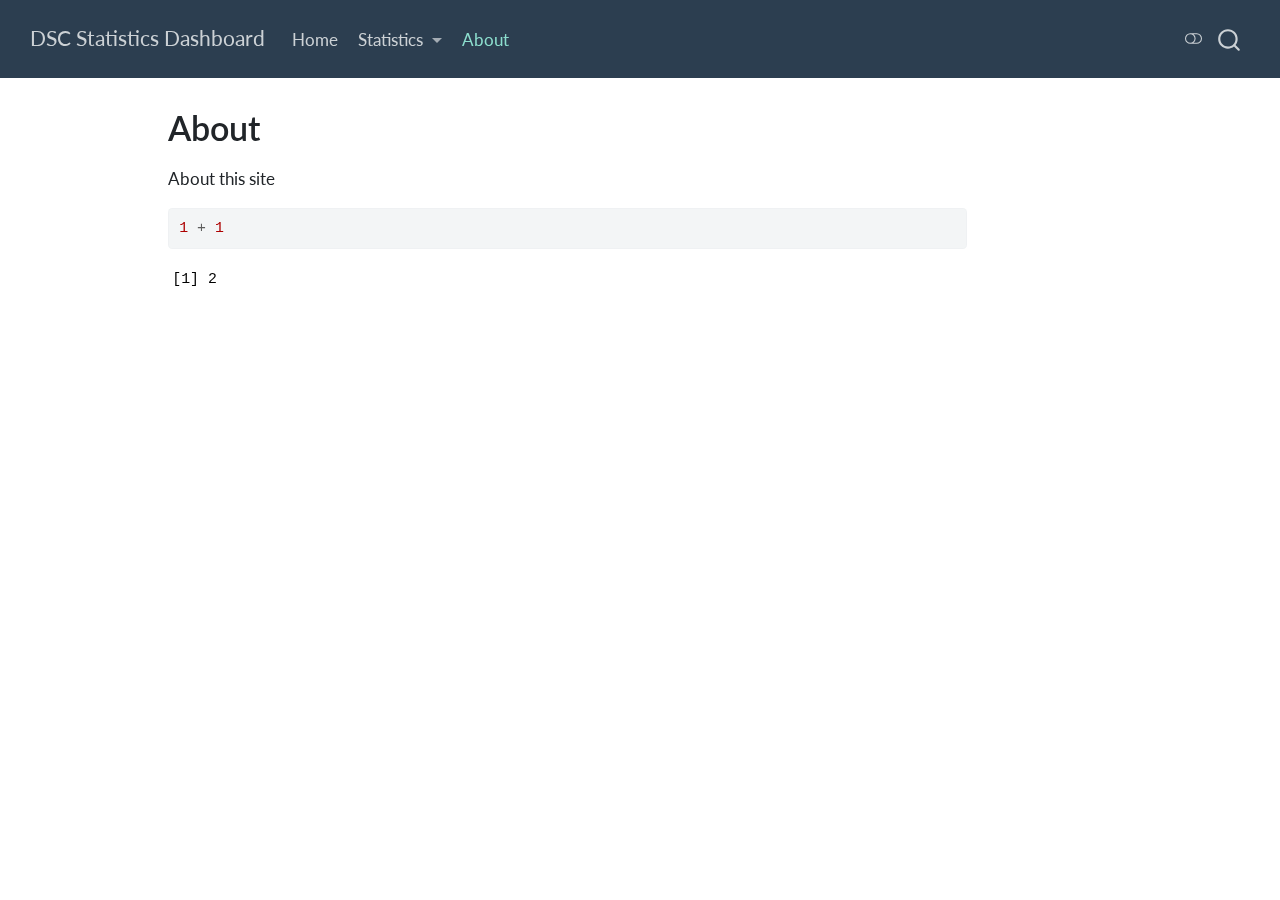
<file: docs/about.html>
<!DOCTYPE html>
<html xmlns="http://www.w3.org/1999/xhtml" lang="en" xml:lang="en"><head>

<meta charset="utf-8">
<meta name="generator" content="quarto-1.8.26">

<meta name="viewport" content="width=device-width, initial-scale=1.0, user-scalable=yes">


<title>About – DSC Statistics Dashboard</title>
<style>
code{white-space: pre-wrap;}
span.smallcaps{font-variant: small-caps;}
div.columns{display: flex; gap: min(4vw, 1.5em);}
div.column{flex: auto; overflow-x: auto;}
div.hanging-indent{margin-left: 1.5em; text-indent: -1.5em;}
ul.task-list{list-style: none;}
ul.task-list li input[type="checkbox"] {
  width: 0.8em;
  margin: 0 0.8em 0.2em -1em; /* quarto-specific, see https://github.com/quarto-dev/quarto-cli/issues/4556 */ 
  vertical-align: middle;
}
/* CSS for syntax highlighting */
html { -webkit-text-size-adjust: 100%; }
pre > code.sourceCode { white-space: pre; position: relative; }
pre > code.sourceCode > span { display: inline-block; line-height: 1.25; }
pre > code.sourceCode > span:empty { height: 1.2em; }
.sourceCode { overflow: visible; }
code.sourceCode > span { color: inherit; text-decoration: inherit; }
div.sourceCode { margin: 1em 0; }
pre.sourceCode { margin: 0; }
@media screen {
div.sourceCode { overflow: auto; }
}
@media print {
pre > code.sourceCode { white-space: pre-wrap; }
pre > code.sourceCode > span { text-indent: -5em; padding-left: 5em; }
}
pre.numberSource code
  { counter-reset: source-line 0; }
pre.numberSource code > span
  { position: relative; left: -4em; counter-increment: source-line; }
pre.numberSource code > span > a:first-child::before
  { content: counter(source-line);
    position: relative; left: -1em; text-align: right; vertical-align: baseline;
    border: none; display: inline-block;
    -webkit-touch-callout: none; -webkit-user-select: none;
    -khtml-user-select: none; -moz-user-select: none;
    -ms-user-select: none; user-select: none;
    padding: 0 4px; width: 4em;
  }
pre.numberSource { margin-left: 3em;  padding-left: 4px; }
div.sourceCode
  {   }
@media screen {
pre > code.sourceCode > span > a:first-child::before { text-decoration: underline; }
}
</style>


<script src="site_libs/quarto-nav/quarto-nav.js"></script>
<script src="site_libs/quarto-nav/headroom.min.js"></script>
<script src="site_libs/clipboard/clipboard.min.js"></script>
<script src="site_libs/quarto-search/autocomplete.umd.js"></script>
<script src="site_libs/quarto-search/fuse.min.js"></script>
<script src="site_libs/quarto-search/quarto-search.js"></script>
<meta name="quarto:offset" content="./">
<script src="site_libs/quarto-html/quarto.js" type="module"></script>
<script src="site_libs/quarto-html/tabsets/tabsets.js" type="module"></script>
<script src="site_libs/quarto-html/axe/axe-check.js" type="module"></script>
<script src="site_libs/quarto-html/popper.min.js"></script>
<script src="site_libs/quarto-html/tippy.umd.min.js"></script>
<script src="site_libs/quarto-html/anchor.min.js"></script>
<link href="site_libs/quarto-html/tippy.css" rel="stylesheet">
<link href="site_libs/quarto-html/quarto-syntax-highlighting-587c61ba64f3a5504c4d52d930310e48.css" rel="stylesheet" class="quarto-color-scheme" id="quarto-text-highlighting-styles">
<link href="site_libs/quarto-html/quarto-syntax-highlighting-dark-b758ccaa5987ceb1b75504551e579abf.css" rel="stylesheet" class="quarto-color-scheme quarto-color-alternate" id="quarto-text-highlighting-styles">
<link href="site_libs/quarto-html/quarto-syntax-highlighting-587c61ba64f3a5504c4d52d930310e48.css" rel="stylesheet" class="quarto-color-scheme-extra" id="quarto-text-highlighting-styles">
<script src="site_libs/bootstrap/bootstrap.min.js"></script>
<link href="site_libs/bootstrap/bootstrap-icons.css" rel="stylesheet">
<link href="site_libs/bootstrap/bootstrap-233bc372cf700afa34ee6956ddfa133e.min.css" rel="stylesheet" append-hash="true" class="quarto-color-scheme" id="quarto-bootstrap" data-mode="light">
<link href="site_libs/bootstrap/bootstrap-dark-5c8fce4346c58bda228be4bd0aa81c79.min.css" rel="stylesheet" append-hash="true" class="quarto-color-scheme quarto-color-alternate" id="quarto-bootstrap" data-mode="dark">
<link href="site_libs/bootstrap/bootstrap-233bc372cf700afa34ee6956ddfa133e.min.css" rel="stylesheet" append-hash="true" class="quarto-color-scheme-extra" id="quarto-bootstrap" data-mode="light">
<script id="quarto-search-options" type="application/json">{
  "location": "navbar",
  "copy-button": false,
  "collapse-after": 3,
  "panel-placement": "end",
  "type": "overlay",
  "limit": 50,
  "keyboard-shortcut": [
    "f",
    "/",
    "s"
  ],
  "show-item-context": false,
  "language": {
    "search-no-results-text": "No results",
    "search-matching-documents-text": "matching documents",
    "search-copy-link-title": "Copy link to search",
    "search-hide-matches-text": "Hide additional matches",
    "search-more-match-text": "more match in this document",
    "search-more-matches-text": "more matches in this document",
    "search-clear-button-title": "Clear",
    "search-text-placeholder": "",
    "search-detached-cancel-button-title": "Cancel",
    "search-submit-button-title": "Submit",
    "search-label": "Search"
  }
}</script>


<link rel="stylesheet" href="styles.css">
</head>

<body class="nav-fixed quarto-light"><script id="quarto-html-before-body" type="application/javascript">
    const toggleBodyColorMode = (bsSheetEl) => {
      const mode = bsSheetEl.getAttribute("data-mode");
      const bodyEl = window.document.querySelector("body");
      if (mode === "dark") {
        bodyEl.classList.add("quarto-dark");
        bodyEl.classList.remove("quarto-light");
      } else {
        bodyEl.classList.add("quarto-light");
        bodyEl.classList.remove("quarto-dark");
      }
    }
    const toggleBodyColorPrimary = () => {
      const bsSheetEl = window.document.querySelector("link#quarto-bootstrap:not([rel=disabled-stylesheet])");
      if (bsSheetEl) {
        toggleBodyColorMode(bsSheetEl);
      }
    }
    const setColorSchemeToggle = (alternate) => {
      const toggles = window.document.querySelectorAll('.quarto-color-scheme-toggle');
      for (let i=0; i < toggles.length; i++) {
        const toggle = toggles[i];
        if (toggle) {
          if (alternate) {
            toggle.classList.add("alternate");
          } else {
            toggle.classList.remove("alternate");
          }
        }
      }
    };
    const toggleColorMode = (alternate) => {
      // Switch the stylesheets
      const primaryStylesheets = window.document.querySelectorAll('link.quarto-color-scheme:not(.quarto-color-alternate)');
      const alternateStylesheets = window.document.querySelectorAll('link.quarto-color-scheme.quarto-color-alternate');
      manageTransitions('#quarto-margin-sidebar .nav-link', false);
      if (alternate) {
        // note: dark is layered on light, we don't disable primary!
        enableStylesheet(alternateStylesheets);
        for (const sheetNode of alternateStylesheets) {
          if (sheetNode.id === "quarto-bootstrap") {
            toggleBodyColorMode(sheetNode);
          }
        }
      } else {
        disableStylesheet(alternateStylesheets);
        enableStylesheet(primaryStylesheets)
        toggleBodyColorPrimary();
      }
      manageTransitions('#quarto-margin-sidebar .nav-link', true);
      // Switch the toggles
      setColorSchemeToggle(alternate)
      // Hack to workaround the fact that safari doesn't
      // properly recolor the scrollbar when toggling (#1455)
      if (navigator.userAgent.indexOf('Safari') > 0 && navigator.userAgent.indexOf('Chrome') == -1) {
        manageTransitions("body", false);
        window.scrollTo(0, 1);
        setTimeout(() => {
          window.scrollTo(0, 0);
          manageTransitions("body", true);
        }, 40);
      }
    }
    const disableStylesheet = (stylesheets) => {
      for (let i=0; i < stylesheets.length; i++) {
        const stylesheet = stylesheets[i];
        stylesheet.rel = 'disabled-stylesheet';
      }
    }
    const enableStylesheet = (stylesheets) => {
      for (let i=0; i < stylesheets.length; i++) {
        const stylesheet = stylesheets[i];
        if(stylesheet.rel !== 'stylesheet') { // for Chrome, which will still FOUC without this check
          stylesheet.rel = 'stylesheet';
        }
      }
    }
    const manageTransitions = (selector, allowTransitions) => {
      const els = window.document.querySelectorAll(selector);
      for (let i=0; i < els.length; i++) {
        const el = els[i];
        if (allowTransitions) {
          el.classList.remove('notransition');
        } else {
          el.classList.add('notransition');
        }
      }
    }
    const isFileUrl = () => {
      return window.location.protocol === 'file:';
    }
    const hasAlternateSentinel = () => {
      let styleSentinel = getColorSchemeSentinel();
      if (styleSentinel !== null) {
        return styleSentinel === "alternate";
      } else {
        return false;
      }
    }
    const setStyleSentinel = (alternate) => {
      const value = alternate ? "alternate" : "default";
      if (!isFileUrl()) {
        window.localStorage.setItem("quarto-color-scheme", value);
      } else {
        localAlternateSentinel = value;
      }
    }
    const getColorSchemeSentinel = () => {
      if (!isFileUrl()) {
        const storageValue = window.localStorage.getItem("quarto-color-scheme");
        return storageValue != null ? storageValue : localAlternateSentinel;
      } else {
        return localAlternateSentinel;
      }
    }
    const toggleGiscusIfUsed = (isAlternate, darkModeDefault) => {
      const baseTheme = document.querySelector('#giscus-base-theme')?.value ?? 'light';
      const alternateTheme = document.querySelector('#giscus-alt-theme')?.value ?? 'dark';
      let newTheme = '';
      if(authorPrefersDark) {
        newTheme = isAlternate ? baseTheme : alternateTheme;
      } else {
        newTheme = isAlternate ? alternateTheme : baseTheme;
      }
      const changeGiscusTheme = () => {
        // From: https://github.com/giscus/giscus/issues/336
        const sendMessage = (message) => {
          const iframe = document.querySelector('iframe.giscus-frame');
          if (!iframe) return;
          iframe.contentWindow.postMessage({ giscus: message }, 'https://giscus.app');
        }
        sendMessage({
          setConfig: {
            theme: newTheme
          }
        });
      }
      const isGiscussLoaded = window.document.querySelector('iframe.giscus-frame') !== null;
      if (isGiscussLoaded) {
        changeGiscusTheme();
      }
    };
    const authorPrefersDark = false;
    const darkModeDefault = authorPrefersDark;
      document.querySelector('link#quarto-text-highlighting-styles.quarto-color-scheme-extra').rel = 'disabled-stylesheet';
      document.querySelector('link#quarto-bootstrap.quarto-color-scheme-extra').rel = 'disabled-stylesheet';
    let localAlternateSentinel = darkModeDefault ? 'alternate' : 'default';
    // Dark / light mode switch
    window.quartoToggleColorScheme = () => {
      // Read the current dark / light value
      let toAlternate = !hasAlternateSentinel();
      toggleColorMode(toAlternate);
      setStyleSentinel(toAlternate);
      toggleGiscusIfUsed(toAlternate, darkModeDefault);
      window.dispatchEvent(new Event('resize'));
    };
    // Switch to dark mode if need be
    if (hasAlternateSentinel()) {
      toggleColorMode(true);
    } else {
      toggleColorMode(false);
    }
  </script>

<div id="quarto-search-results"></div>
  <header id="quarto-header" class="headroom fixed-top">
    <nav class="navbar navbar-expand-lg " data-bs-theme="dark">
      <div class="navbar-container container-fluid">
      <div class="navbar-brand-container mx-auto">
    <a class="navbar-brand" href="./index.html">
    <span class="navbar-title">DSC Statistics Dashboard</span>
    </a>
  </div>
            <div id="quarto-search" class="" title="Search"></div>
          <button class="navbar-toggler" type="button" data-bs-toggle="collapse" data-bs-target="#navbarCollapse" aria-controls="navbarCollapse" role="menu" aria-expanded="false" aria-label="Toggle navigation" onclick="if (window.quartoToggleHeadroom) { window.quartoToggleHeadroom(); }">
  <span class="navbar-toggler-icon"></span>
</button>
          <div class="collapse navbar-collapse" id="navbarCollapse">
            <ul class="navbar-nav navbar-nav-scroll me-auto">
  <li class="nav-item">
    <a class="nav-link" href="./index.html"> 
<span class="menu-text">Home</span></a>
  </li>  
  <li class="nav-item dropdown ">
    <a class="nav-link dropdown-toggle" href="#" id="nav-menu-statistics" role="link" data-bs-toggle="dropdown" aria-expanded="false">
 <span class="menu-text">Statistics</span>
    </a>
    <ul class="dropdown-menu" aria-labelledby="nav-menu-statistics">    
        <li>
    <a class="dropdown-item" href="./consulting.html">
 <span class="dropdown-text">Consulting</span></a>
  </li>  
        <li>
    <a class="dropdown-item" href="./instruction.html">
 <span class="dropdown-text">Instruction</span></a>
  </li>  
        <li>
    <a class="dropdown-item" href="./infrastructure.html">
 <span class="dropdown-text">Infrastructure</span></a>
  </li>  
    </ul>
  </li>
  <li class="nav-item">
    <a class="nav-link active" href="./about.html" aria-current="page"> 
<span class="menu-text">About</span></a>
  </li>  
</ul>
          </div> <!-- /navcollapse -->
            <div class="quarto-navbar-tools">
  <a href="" class="quarto-color-scheme-toggle quarto-navigation-tool  px-1" onclick="window.quartoToggleColorScheme(); return false;" title="Toggle dark mode"><i class="bi"></i></a>
</div>
      </div> <!-- /container-fluid -->
    </nav>
</header>
<!-- content -->
<div id="quarto-content" class="quarto-container page-columns page-rows-contents page-layout-article page-navbar">
<!-- sidebar -->
<!-- margin-sidebar -->
    <div id="quarto-margin-sidebar" class="sidebar margin-sidebar zindex-bottom">
        
    </div>
<!-- main -->
<main class="content" id="quarto-document-content">


<header id="title-block-header" class="quarto-title-block default">
<div class="quarto-title">
<h1 class="title">About</h1>
</div>



<div class="quarto-title-meta">

    
  
    
  </div>
  


</header>


<p>About this site</p>
<div class="cell">
<div class="code-copy-outer-scaffold"><div class="sourceCode cell-code" id="cb1"><pre class="sourceCode r code-with-copy"><code class="sourceCode r"><span id="cb1-1"><a href="#cb1-1" aria-hidden="true" tabindex="-1"></a><span class="dv">1</span> <span class="sc">+</span> <span class="dv">1</span></span></code></pre></div><button title="Copy to Clipboard" class="code-copy-button"><i class="bi"></i></button></div>
<div class="cell-output cell-output-stdout">
<pre><code>[1] 2</code></pre>
</div>
</div>



</main> <!-- /main -->
<script id="quarto-html-after-body" type="application/javascript">
  window.document.addEventListener("DOMContentLoaded", function (event) {
    // Ensure there is a toggle, if there isn't float one in the top right
    if (window.document.querySelector('.quarto-color-scheme-toggle') === null) {
      const a = window.document.createElement('a');
      a.classList.add('top-right');
      a.classList.add('quarto-color-scheme-toggle');
      a.href = "";
      a.onclick = function() { try { window.quartoToggleColorScheme(); } catch {} return false; };
      const i = window.document.createElement("i");
      i.classList.add('bi');
      a.appendChild(i);
      window.document.body.appendChild(a);
    }
    setColorSchemeToggle(hasAlternateSentinel())
    const icon = "";
    const anchorJS = new window.AnchorJS();
    anchorJS.options = {
      placement: 'right',
      icon: icon
    };
    anchorJS.add('.anchored');
    const isCodeAnnotation = (el) => {
      for (const clz of el.classList) {
        if (clz.startsWith('code-annotation-')) {                     
          return true;
        }
      }
      return false;
    }
    const onCopySuccess = function(e) {
      // button target
      const button = e.trigger;
      // don't keep focus
      button.blur();
      // flash "checked"
      button.classList.add('code-copy-button-checked');
      var currentTitle = button.getAttribute("title");
      button.setAttribute("title", "Copied!");
      let tooltip;
      if (window.bootstrap) {
        button.setAttribute("data-bs-toggle", "tooltip");
        button.setAttribute("data-bs-placement", "left");
        button.setAttribute("data-bs-title", "Copied!");
        tooltip = new bootstrap.Tooltip(button, 
          { trigger: "manual", 
            customClass: "code-copy-button-tooltip",
            offset: [0, -8]});
        tooltip.show();    
      }
      setTimeout(function() {
        if (tooltip) {
          tooltip.hide();
          button.removeAttribute("data-bs-title");
          button.removeAttribute("data-bs-toggle");
          button.removeAttribute("data-bs-placement");
        }
        button.setAttribute("title", currentTitle);
        button.classList.remove('code-copy-button-checked');
      }, 1000);
      // clear code selection
      e.clearSelection();
    }
    const getTextToCopy = function(trigger) {
      const outerScaffold = trigger.parentElement.cloneNode(true);
      const codeEl = outerScaffold.querySelector('code');
      for (const childEl of codeEl.children) {
        if (isCodeAnnotation(childEl)) {
          childEl.remove();
        }
      }
      return codeEl.innerText;
    }
    const clipboard = new window.ClipboardJS('.code-copy-button:not([data-in-quarto-modal])', {
      text: getTextToCopy
    });
    clipboard.on('success', onCopySuccess);
    if (window.document.getElementById('quarto-embedded-source-code-modal')) {
      const clipboardModal = new window.ClipboardJS('.code-copy-button[data-in-quarto-modal]', {
        text: getTextToCopy,
        container: window.document.getElementById('quarto-embedded-source-code-modal')
      });
      clipboardModal.on('success', onCopySuccess);
    }
      var localhostRegex = new RegExp(/^(?:http|https):\/\/localhost\:?[0-9]*\//);
      var mailtoRegex = new RegExp(/^mailto:/);
        var filterRegex = new RegExp('/' + window.location.host + '/');
      var isInternal = (href) => {
          return filterRegex.test(href) || localhostRegex.test(href) || mailtoRegex.test(href);
      }
      // Inspect non-navigation links and adorn them if external
     var links = window.document.querySelectorAll('a[href]:not(.nav-link):not(.navbar-brand):not(.toc-action):not(.sidebar-link):not(.sidebar-item-toggle):not(.pagination-link):not(.no-external):not([aria-hidden]):not(.dropdown-item):not(.quarto-navigation-tool):not(.about-link)');
      for (var i=0; i<links.length; i++) {
        const link = links[i];
        if (!isInternal(link.href)) {
          // undo the damage that might have been done by quarto-nav.js in the case of
          // links that we want to consider external
          if (link.dataset.originalHref !== undefined) {
            link.href = link.dataset.originalHref;
          }
        }
      }
    function tippyHover(el, contentFn, onTriggerFn, onUntriggerFn) {
      const config = {
        allowHTML: true,
        maxWidth: 500,
        delay: 100,
        arrow: false,
        appendTo: function(el) {
            return el.parentElement;
        },
        interactive: true,
        interactiveBorder: 10,
        theme: 'quarto',
        placement: 'bottom-start',
      };
      if (contentFn) {
        config.content = contentFn;
      }
      if (onTriggerFn) {
        config.onTrigger = onTriggerFn;
      }
      if (onUntriggerFn) {
        config.onUntrigger = onUntriggerFn;
      }
      window.tippy(el, config); 
    }
    const noterefs = window.document.querySelectorAll('a[role="doc-noteref"]');
    for (var i=0; i<noterefs.length; i++) {
      const ref = noterefs[i];
      tippyHover(ref, function() {
        // use id or data attribute instead here
        let href = ref.getAttribute('data-footnote-href') || ref.getAttribute('href');
        try { href = new URL(href).hash; } catch {}
        const id = href.replace(/^#\/?/, "");
        const note = window.document.getElementById(id);
        if (note) {
          return note.innerHTML;
        } else {
          return "";
        }
      });
    }
    const xrefs = window.document.querySelectorAll('a.quarto-xref');
    const processXRef = (id, note) => {
      // Strip column container classes
      const stripColumnClz = (el) => {
        el.classList.remove("page-full", "page-columns");
        if (el.children) {
          for (const child of el.children) {
            stripColumnClz(child);
          }
        }
      }
      stripColumnClz(note)
      if (id === null || id.startsWith('sec-')) {
        // Special case sections, only their first couple elements
        const container = document.createElement("div");
        if (note.children && note.children.length > 2) {
          container.appendChild(note.children[0].cloneNode(true));
          for (let i = 1; i < note.children.length; i++) {
            const child = note.children[i];
            if (child.tagName === "P" && child.innerText === "") {
              continue;
            } else {
              container.appendChild(child.cloneNode(true));
              break;
            }
          }
          if (window.Quarto?.typesetMath) {
            window.Quarto.typesetMath(container);
          }
          return container.innerHTML
        } else {
          if (window.Quarto?.typesetMath) {
            window.Quarto.typesetMath(note);
          }
          return note.innerHTML;
        }
      } else {
        // Remove any anchor links if they are present
        const anchorLink = note.querySelector('a.anchorjs-link');
        if (anchorLink) {
          anchorLink.remove();
        }
        if (window.Quarto?.typesetMath) {
          window.Quarto.typesetMath(note);
        }
        if (note.classList.contains("callout")) {
          return note.outerHTML;
        } else {
          return note.innerHTML;
        }
      }
    }
    for (var i=0; i<xrefs.length; i++) {
      const xref = xrefs[i];
      tippyHover(xref, undefined, function(instance) {
        instance.disable();
        let url = xref.getAttribute('href');
        let hash = undefined; 
        if (url.startsWith('#')) {
          hash = url;
        } else {
          try { hash = new URL(url).hash; } catch {}
        }
        if (hash) {
          const id = hash.replace(/^#\/?/, "");
          const note = window.document.getElementById(id);
          if (note !== null) {
            try {
              const html = processXRef(id, note.cloneNode(true));
              instance.setContent(html);
            } finally {
              instance.enable();
              instance.show();
            }
          } else {
            // See if we can fetch this
            fetch(url.split('#')[0])
            .then(res => res.text())
            .then(html => {
              const parser = new DOMParser();
              const htmlDoc = parser.parseFromString(html, "text/html");
              const note = htmlDoc.getElementById(id);
              if (note !== null) {
                const html = processXRef(id, note);
                instance.setContent(html);
              } 
            }).finally(() => {
              instance.enable();
              instance.show();
            });
          }
        } else {
          // See if we can fetch a full url (with no hash to target)
          // This is a special case and we should probably do some content thinning / targeting
          fetch(url)
          .then(res => res.text())
          .then(html => {
            const parser = new DOMParser();
            const htmlDoc = parser.parseFromString(html, "text/html");
            const note = htmlDoc.querySelector('main.content');
            if (note !== null) {
              // This should only happen for chapter cross references
              // (since there is no id in the URL)
              // remove the first header
              if (note.children.length > 0 && note.children[0].tagName === "HEADER") {
                note.children[0].remove();
              }
              const html = processXRef(null, note);
              instance.setContent(html);
            } 
          }).finally(() => {
            instance.enable();
            instance.show();
          });
        }
      }, function(instance) {
      });
    }
        let selectedAnnoteEl;
        const selectorForAnnotation = ( cell, annotation) => {
          let cellAttr = 'data-code-cell="' + cell + '"';
          let lineAttr = 'data-code-annotation="' +  annotation + '"';
          const selector = 'span[' + cellAttr + '][' + lineAttr + ']';
          return selector;
        }
        const selectCodeLines = (annoteEl) => {
          const doc = window.document;
          const targetCell = annoteEl.getAttribute("data-target-cell");
          const targetAnnotation = annoteEl.getAttribute("data-target-annotation");
          const annoteSpan = window.document.querySelector(selectorForAnnotation(targetCell, targetAnnotation));
          const lines = annoteSpan.getAttribute("data-code-lines").split(",");
          const lineIds = lines.map((line) => {
            return targetCell + "-" + line;
          })
          let top = null;
          let height = null;
          let parent = null;
          if (lineIds.length > 0) {
              //compute the position of the single el (top and bottom and make a div)
              const el = window.document.getElementById(lineIds[0]);
              top = el.offsetTop;
              height = el.offsetHeight;
              parent = el.parentElement.parentElement;
            if (lineIds.length > 1) {
              const lastEl = window.document.getElementById(lineIds[lineIds.length - 1]);
              const bottom = lastEl.offsetTop + lastEl.offsetHeight;
              height = bottom - top;
            }
            if (top !== null && height !== null && parent !== null) {
              // cook up a div (if necessary) and position it 
              let div = window.document.getElementById("code-annotation-line-highlight");
              if (div === null) {
                div = window.document.createElement("div");
                div.setAttribute("id", "code-annotation-line-highlight");
                div.style.position = 'absolute';
                parent.appendChild(div);
              }
              div.style.top = top - 2 + "px";
              div.style.height = height + 4 + "px";
              div.style.left = 0;
              let gutterDiv = window.document.getElementById("code-annotation-line-highlight-gutter");
              if (gutterDiv === null) {
                gutterDiv = window.document.createElement("div");
                gutterDiv.setAttribute("id", "code-annotation-line-highlight-gutter");
                gutterDiv.style.position = 'absolute';
                const codeCell = window.document.getElementById(targetCell);
                const gutter = codeCell.querySelector('.code-annotation-gutter');
                gutter.appendChild(gutterDiv);
              }
              gutterDiv.style.top = top - 2 + "px";
              gutterDiv.style.height = height + 4 + "px";
            }
            selectedAnnoteEl = annoteEl;
          }
        };
        const unselectCodeLines = () => {
          const elementsIds = ["code-annotation-line-highlight", "code-annotation-line-highlight-gutter"];
          elementsIds.forEach((elId) => {
            const div = window.document.getElementById(elId);
            if (div) {
              div.remove();
            }
          });
          selectedAnnoteEl = undefined;
        };
          // Handle positioning of the toggle
      window.addEventListener(
        "resize",
        throttle(() => {
          elRect = undefined;
          if (selectedAnnoteEl) {
            selectCodeLines(selectedAnnoteEl);
          }
        }, 10)
      );
      function throttle(fn, ms) {
      let throttle = false;
      let timer;
        return (...args) => {
          if(!throttle) { // first call gets through
              fn.apply(this, args);
              throttle = true;
          } else { // all the others get throttled
              if(timer) clearTimeout(timer); // cancel #2
              timer = setTimeout(() => {
                fn.apply(this, args);
                timer = throttle = false;
              }, ms);
          }
        };
      }
        // Attach click handler to the DT
        const annoteDls = window.document.querySelectorAll('dt[data-target-cell]');
        for (const annoteDlNode of annoteDls) {
          annoteDlNode.addEventListener('click', (event) => {
            const clickedEl = event.target;
            if (clickedEl !== selectedAnnoteEl) {
              unselectCodeLines();
              const activeEl = window.document.querySelector('dt[data-target-cell].code-annotation-active');
              if (activeEl) {
                activeEl.classList.remove('code-annotation-active');
              }
              selectCodeLines(clickedEl);
              clickedEl.classList.add('code-annotation-active');
            } else {
              // Unselect the line
              unselectCodeLines();
              clickedEl.classList.remove('code-annotation-active');
            }
          });
        }
    const findCites = (el) => {
      const parentEl = el.parentElement;
      if (parentEl) {
        const cites = parentEl.dataset.cites;
        if (cites) {
          return {
            el,
            cites: cites.split(' ')
          };
        } else {
          return findCites(el.parentElement)
        }
      } else {
        return undefined;
      }
    };
    var bibliorefs = window.document.querySelectorAll('a[role="doc-biblioref"]');
    for (var i=0; i<bibliorefs.length; i++) {
      const ref = bibliorefs[i];
      const citeInfo = findCites(ref);
      if (citeInfo) {
        tippyHover(citeInfo.el, function() {
          var popup = window.document.createElement('div');
          citeInfo.cites.forEach(function(cite) {
            var citeDiv = window.document.createElement('div');
            citeDiv.classList.add('hanging-indent');
            citeDiv.classList.add('csl-entry');
            var biblioDiv = window.document.getElementById('ref-' + cite);
            if (biblioDiv) {
              citeDiv.innerHTML = biblioDiv.innerHTML;
            }
            popup.appendChild(citeDiv);
          });
          return popup.innerHTML;
        });
      }
    }
  });
  </script>
</div> <!-- /content -->




</body></html>
</file>
<file: site_libs/quarto-html/tippy.css>
.tippy-box[data-animation=fade][data-state=hidden]{opacity:0}[data-tippy-root]{max-width:calc(100vw - 10px)}.tippy-box{position:relative;background-color:#333;color:#fff;border-radius:4px;font-size:14px;line-height:1.4;white-space:normal;outline:0;transition-property:transform,visibility,opacity}.tippy-box[data-placement^=top]>.tippy-arrow{bottom:0}.tippy-box[data-placement^=top]>.tippy-arrow:before{bottom:-7px;left:0;border-width:8px 8px 0;border-top-color:initial;transform-origin:center top}.tippy-box[data-placement^=bottom]>.tippy-arrow{top:0}.tippy-box[data-placement^=bottom]>.tippy-arrow:before{top:-7px;left:0;border-width:0 8px 8px;border-bottom-color:initial;transform-origin:center bottom}.tippy-box[data-placement^=left]>.tippy-arrow{right:0}.tippy-box[data-placement^=left]>.tippy-arrow:before{border-width:8px 0 8px 8px;border-left-color:initial;right:-7px;transform-origin:center left}.tippy-box[data-placement^=right]>.tippy-arrow{left:0}.tippy-box[data-placement^=right]>.tippy-arrow:before{left:-7px;border-width:8px 8px 8px 0;border-right-color:initial;transform-origin:center right}.tippy-box[data-inertia][data-state=visible]{transition-timing-function:cubic-bezier(.54,1.5,.38,1.11)}.tippy-arrow{width:16px;height:16px;color:#333}.tippy-arrow:before{content:"";position:absolute;border-color:transparent;border-style:solid}.tippy-content{position:relative;padding:5px 9px;z-index:1}
</file>
<file: site_libs/quarto-html/quarto-syntax-highlighting-ed96de9b727972fe78a7b5d16c58bf87.css>
/* quarto syntax highlight colors */
:root {
  --quarto-hl-ot-color: #003B4F;
  --quarto-hl-at-color: #657422;
  --quarto-hl-ss-color: #20794D;
  --quarto-hl-an-color: #5E5E5E;
  --quarto-hl-fu-color: #4758AB;
  --quarto-hl-st-color: #20794D;
  --quarto-hl-cf-color: #003B4F;
  --quarto-hl-op-color: #5E5E5E;
  --quarto-hl-er-color: #AD0000;
  --quarto-hl-bn-color: #AD0000;
  --quarto-hl-al-color: #AD0000;
  --quarto-hl-va-color: #111111;
  --quarto-hl-bu-color: inherit;
  --quarto-hl-ex-color: inherit;
  --quarto-hl-pp-color: #AD0000;
  --quarto-hl-in-color: #5E5E5E;
  --quarto-hl-vs-color: #20794D;
  --quarto-hl-wa-color: #5E5E5E;
  --quarto-hl-do-color: #5E5E5E;
  --quarto-hl-im-color: #00769E;
  --quarto-hl-ch-color: #20794D;
  --quarto-hl-dt-color: #AD0000;
  --quarto-hl-fl-color: #AD0000;
  --quarto-hl-co-color: #5E5E5E;
  --quarto-hl-cv-color: #5E5E5E;
  --quarto-hl-cn-color: #8f5902;
  --quarto-hl-sc-color: #5E5E5E;
  --quarto-hl-dv-color: #AD0000;
  --quarto-hl-kw-color: #003B4F;
}

/* other quarto variables */
:root {
  --quarto-font-monospace: SFMono-Regular, Menlo, Monaco, Consolas, "Liberation Mono", "Courier New", monospace;
}

/* syntax highlight based on Pandoc's rules */
pre > code.sourceCode > span {
  color: #003B4F;
}

code.sourceCode > span {
  color: #003B4F;
}

div.sourceCode,
div.sourceCode pre.sourceCode {
  color: #003B4F;
}

/* Normal */
code span {
  color: #003B4F;
}

/* Alert */
code span.al {
  color: #AD0000;
  font-style: inherit;
}

/* Annotation */
code span.an {
  color: #5E5E5E;
  font-style: inherit;
}

/* Attribute */
code span.at {
  color: #657422;
  font-style: inherit;
}

/* BaseN */
code span.bn {
  color: #AD0000;
  font-style: inherit;
}

/* BuiltIn */
code span.bu {
  font-style: inherit;
}

/* ControlFlow */
code span.cf {
  color: #003B4F;
  font-weight: bold;
  font-style: inherit;
}

/* Char */
code span.ch {
  color: #20794D;
  font-style: inherit;
}

/* Constant */
code span.cn {
  color: #8f5902;
  font-style: inherit;
}

/* Comment */
code span.co {
  color: #5E5E5E;
  font-style: inherit;
}

/* CommentVar */
code span.cv {
  color: #5E5E5E;
  font-style: italic;
}

/* Documentation */
code span.do {
  color: #5E5E5E;
  font-style: italic;
}

/* DataType */
code span.dt {
  color: #AD0000;
  font-style: inherit;
}

/* DecVal */
code span.dv {
  color: #AD0000;
  font-style: inherit;
}

/* Error */
code span.er {
  color: #AD0000;
  font-style: inherit;
}

/* Extension */
code span.ex {
  font-style: inherit;
}

/* Float */
code span.fl {
  color: #AD0000;
  font-style: inherit;
}

/* Function */
code span.fu {
  color: #4758AB;
  font-style: inherit;
}

/* Import */
code span.im {
  color: #00769E;
  font-style: inherit;
}

/* Information */
code span.in {
  color: #5E5E5E;
  font-style: inherit;
}

/* Keyword */
code span.kw {
  color: #003B4F;
  font-weight: bold;
  font-style: inherit;
}

/* Operator */
code span.op {
  color: #5E5E5E;
  font-style: inherit;
}

/* Other */
code span.ot {
  color: #003B4F;
  font-style: inherit;
}

/* Preprocessor */
code span.pp {
  color: #AD0000;
  font-style: inherit;
}

/* SpecialChar */
code span.sc {
  color: #5E5E5E;
  font-style: inherit;
}

/* SpecialString */
code span.ss {
  color: #20794D;
  font-style: inherit;
}

/* String */
code span.st {
  color: #20794D;
  font-style: inherit;
}

/* Variable */
code span.va {
  color: #111111;
  font-style: inherit;
}

/* VerbatimString */
code span.vs {
  color: #20794D;
  font-style: inherit;
}

/* Warning */
code span.wa {
  color: #5E5E5E;
  font-style: italic;
}

.prevent-inlining {
  content: "</";
}

/*# sourceMappingURL=0920dd6d7437995b8cdf7429764427b1.css.map */
</file>
<file: site_libs/quarto-html/quarto-syntax-highlighting-dark-4d9afe2b8d18ee9fa5d0d57b5ed4214d.css>
/* quarto syntax highlight colors */
:root {
  --quarto-hl-al-color: #f07178;
  --quarto-hl-an-color: #d4d0ab;
  --quarto-hl-at-color: #00e0e0;
  --quarto-hl-bn-color: #d4d0ab;
  --quarto-hl-bu-color: #abe338;
  --quarto-hl-ch-color: #abe338;
  --quarto-hl-co-color: #f8f8f2;
  --quarto-hl-cv-color: #ffd700;
  --quarto-hl-cn-color: #ffd700;
  --quarto-hl-cf-color: #ffa07a;
  --quarto-hl-dt-color: #ffa07a;
  --quarto-hl-dv-color: #d4d0ab;
  --quarto-hl-do-color: #f8f8f2;
  --quarto-hl-er-color: #f07178;
  --quarto-hl-ex-color: #00e0e0;
  --quarto-hl-fl-color: #d4d0ab;
  --quarto-hl-fu-color: #ffa07a;
  --quarto-hl-im-color: #abe338;
  --quarto-hl-in-color: #d4d0ab;
  --quarto-hl-kw-color: #ffa07a;
  --quarto-hl-op-color: #ffa07a;
  --quarto-hl-ot-color: #00e0e0;
  --quarto-hl-pp-color: #dcc6e0;
  --quarto-hl-re-color: #00e0e0;
  --quarto-hl-sc-color: #abe338;
  --quarto-hl-ss-color: #abe338;
  --quarto-hl-st-color: #abe338;
  --quarto-hl-va-color: #00e0e0;
  --quarto-hl-vs-color: #abe338;
  --quarto-hl-wa-color: #dcc6e0;
}

/* other quarto variables */
:root {
  --quarto-font-monospace: SFMono-Regular, Menlo, Monaco, Consolas, "Liberation Mono", "Courier New", monospace;
}

/* syntax highlight based on Pandoc's rules */
pre > code.sourceCode > span {
  color: #f8f8f2;
}

code.sourceCode > span {
  color: #f8f8f2;
}

div.sourceCode,
div.sourceCode pre.sourceCode {
  color: #f8f8f2;
}

/* Normal */
code span {
  color: #f8f8f2;
}

/* Alert */
code span.al {
  color: #f07178;
}

/* Annotation */
code span.an {
  color: #d4d0ab;
}

/* Attribute */
code span.at {
  color: #00e0e0;
}

/* BaseN */
code span.bn {
  color: #d4d0ab;
}

/* BuiltIn */
code span.bu {
  color: #abe338;
}

/* ControlFlow */
code span.cf {
  font-weight: bold;
  color: #ffa07a;
}

/* Char */
code span.ch {
  color: #abe338;
}

/* Constant */
code span.cn {
  color: #ffd700;
}

/* Comment */
code span.co {
  font-style: italic;
  color: #f8f8f2;
}

/* CommentVar */
code span.cv {
  color: #ffd700;
}

/* Documentation */
code span.do {
  color: #f8f8f2;
}

/* DataType */
code span.dt {
  color: #ffa07a;
}

/* DecVal */
code span.dv {
  color: #d4d0ab;
}

/* Error */
code span.er {
  color: #f07178;
  text-decoration: underline;
}

/* Extension */
code span.ex {
  font-weight: bold;
  color: #00e0e0;
}

/* Float */
code span.fl {
  color: #d4d0ab;
}

/* Function */
code span.fu {
  color: #ffa07a;
}

/* Import */
code span.im {
  color: #abe338;
}

/* Information */
code span.in {
  color: #d4d0ab;
}

/* Keyword */
code span.kw {
  font-weight: bold;
  color: #ffa07a;
}

/* Operator */
code span.op {
  color: #ffa07a;
}

/* Other */
code span.ot {
  color: #00e0e0;
}

/* Preprocessor */
code span.pp {
  color: #dcc6e0;
}

/* RegionMarker */
code span.re {
  background-color: #f8f8f2;
  color: #00e0e0;
}

/* SpecialChar */
code span.sc {
  color: #abe338;
}

/* SpecialString */
code span.ss {
  color: #abe338;
}

/* String */
code span.st {
  color: #abe338;
}

/* Variable */
code span.va {
  color: #00e0e0;
}

/* VerbatimString */
code span.vs {
  color: #abe338;
}

/* Warning */
code span.wa {
  color: #dcc6e0;
}

.prevent-inlining {
  content: "</";
}

/*# sourceMappingURL=86edf53ecdff796acf02dbceed379426.css.map */
</file>
<file: styles.css>
/* css styles */
</file>
<file: docs/site_libs/quarto-html/tippy.css>
.tippy-box[data-animation=fade][data-state=hidden]{opacity:0}[data-tippy-root]{max-width:calc(100vw - 10px)}.tippy-box{position:relative;background-color:#333;color:#fff;border-radius:4px;font-size:14px;line-height:1.4;white-space:normal;outline:0;transition-property:transform,visibility,opacity}.tippy-box[data-placement^=top]>.tippy-arrow{bottom:0}.tippy-box[data-placement^=top]>.tippy-arrow:before{bottom:-7px;left:0;border-width:8px 8px 0;border-top-color:initial;transform-origin:center top}.tippy-box[data-placement^=bottom]>.tippy-arrow{top:0}.tippy-box[data-placement^=bottom]>.tippy-arrow:before{top:-7px;left:0;border-width:0 8px 8px;border-bottom-color:initial;transform-origin:center bottom}.tippy-box[data-placement^=left]>.tippy-arrow{right:0}.tippy-box[data-placement^=left]>.tippy-arrow:before{border-width:8px 0 8px 8px;border-left-color:initial;right:-7px;transform-origin:center left}.tippy-box[data-placement^=right]>.tippy-arrow{left:0}.tippy-box[data-placement^=right]>.tippy-arrow:before{left:-7px;border-width:8px 8px 8px 0;border-right-color:initial;transform-origin:center right}.tippy-box[data-inertia][data-state=visible]{transition-timing-function:cubic-bezier(.54,1.5,.38,1.11)}.tippy-arrow{width:16px;height:16px;color:#333}.tippy-arrow:before{content:"";position:absolute;border-color:transparent;border-style:solid}.tippy-content{position:relative;padding:5px 9px;z-index:1}
</file>
<file: docs/site_libs/quarto-html/quarto-syntax-highlighting-587c61ba64f3a5504c4d52d930310e48.css>
/* quarto syntax highlight colors */
:root {
  --quarto-hl-ot-color: #003B4F;
  --quarto-hl-at-color: #657422;
  --quarto-hl-ss-color: #20794D;
  --quarto-hl-an-color: #5E5E5E;
  --quarto-hl-fu-color: #4758AB;
  --quarto-hl-st-color: #20794D;
  --quarto-hl-cf-color: #003B4F;
  --quarto-hl-op-color: #5E5E5E;
  --quarto-hl-er-color: #AD0000;
  --quarto-hl-bn-color: #AD0000;
  --quarto-hl-al-color: #AD0000;
  --quarto-hl-va-color: #111111;
  --quarto-hl-bu-color: inherit;
  --quarto-hl-ex-color: inherit;
  --quarto-hl-pp-color: #AD0000;
  --quarto-hl-in-color: #5E5E5E;
  --quarto-hl-vs-color: #20794D;
  --quarto-hl-wa-color: #5E5E5E;
  --quarto-hl-do-color: #5E5E5E;
  --quarto-hl-im-color: #00769E;
  --quarto-hl-ch-color: #20794D;
  --quarto-hl-dt-color: #AD0000;
  --quarto-hl-fl-color: #AD0000;
  --quarto-hl-co-color: #5E5E5E;
  --quarto-hl-cv-color: #5E5E5E;
  --quarto-hl-cn-color: #8f5902;
  --quarto-hl-sc-color: #5E5E5E;
  --quarto-hl-dv-color: #AD0000;
  --quarto-hl-kw-color: #003B4F;
}

/* other quarto variables */
:root {
  --quarto-font-monospace: SFMono-Regular, Menlo, Monaco, Consolas, "Liberation Mono", "Courier New", monospace;
}

/* syntax highlight based on Pandoc's rules */
pre > code.sourceCode > span {
  color: #003B4F;
}

code.sourceCode > span {
  color: #003B4F;
}

div.sourceCode,
div.sourceCode pre.sourceCode {
  color: #003B4F;
}

/* Normal */
code span {
  color: #003B4F;
}

/* Alert */
code span.al {
  color: #AD0000;
  font-style: inherit;
}

/* Annotation */
code span.an {
  color: #5E5E5E;
  font-style: inherit;
}

/* Attribute */
code span.at {
  color: #657422;
  font-style: inherit;
}

/* BaseN */
code span.bn {
  color: #AD0000;
  font-style: inherit;
}

/* BuiltIn */
code span.bu {
  font-style: inherit;
}

/* ControlFlow */
code span.cf {
  color: #003B4F;
  font-weight: bold;
  font-style: inherit;
}

/* Char */
code span.ch {
  color: #20794D;
  font-style: inherit;
}

/* Constant */
code span.cn {
  color: #8f5902;
  font-style: inherit;
}

/* Comment */
code span.co {
  color: #5E5E5E;
  font-style: inherit;
}

/* CommentVar */
code span.cv {
  color: #5E5E5E;
  font-style: italic;
}

/* Documentation */
code span.do {
  color: #5E5E5E;
  font-style: italic;
}

/* DataType */
code span.dt {
  color: #AD0000;
  font-style: inherit;
}

/* DecVal */
code span.dv {
  color: #AD0000;
  font-style: inherit;
}

/* Error */
code span.er {
  color: #AD0000;
  font-style: inherit;
}

/* Extension */
code span.ex {
  font-style: inherit;
}

/* Float */
code span.fl {
  color: #AD0000;
  font-style: inherit;
}

/* Function */
code span.fu {
  color: #4758AB;
  font-style: inherit;
}

/* Import */
code span.im {
  color: #00769E;
  font-style: inherit;
}

/* Information */
code span.in {
  color: #5E5E5E;
  font-style: inherit;
}

/* Keyword */
code span.kw {
  color: #003B4F;
  font-weight: bold;
  font-style: inherit;
}

/* Operator */
code span.op {
  color: #5E5E5E;
  font-style: inherit;
}

/* Other */
code span.ot {
  color: #003B4F;
  font-style: inherit;
}

/* Preprocessor */
code span.pp {
  color: #AD0000;
  font-style: inherit;
}

/* SpecialChar */
code span.sc {
  color: #5E5E5E;
  font-style: inherit;
}

/* SpecialString */
code span.ss {
  color: #20794D;
  font-style: inherit;
}

/* String */
code span.st {
  color: #20794D;
  font-style: inherit;
}

/* Variable */
code span.va {
  color: #111111;
  font-style: inherit;
}

/* VerbatimString */
code span.vs {
  color: #20794D;
  font-style: inherit;
}

/* Warning */
code span.wa {
  color: #5E5E5E;
  font-style: italic;
}

.prevent-inlining {
  content: "</";
}

/*# sourceMappingURL=2dce1cc6c82594539e1579de68416b47.css.map */
</file>
<file: docs/site_libs/quarto-html/quarto-syntax-highlighting-dark-b758ccaa5987ceb1b75504551e579abf.css>
/* quarto syntax highlight colors */
:root {
  --quarto-hl-al-color: #f07178;
  --quarto-hl-an-color: #d4d0ab;
  --quarto-hl-at-color: #00e0e0;
  --quarto-hl-bn-color: #d4d0ab;
  --quarto-hl-bu-color: #abe338;
  --quarto-hl-ch-color: #abe338;
  --quarto-hl-co-color: #f8f8f2;
  --quarto-hl-cv-color: #ffd700;
  --quarto-hl-cn-color: #ffd700;
  --quarto-hl-cf-color: #ffa07a;
  --quarto-hl-dt-color: #ffa07a;
  --quarto-hl-dv-color: #d4d0ab;
  --quarto-hl-do-color: #f8f8f2;
  --quarto-hl-er-color: #f07178;
  --quarto-hl-ex-color: #00e0e0;
  --quarto-hl-fl-color: #d4d0ab;
  --quarto-hl-fu-color: #ffa07a;
  --quarto-hl-im-color: #abe338;
  --quarto-hl-in-color: #d4d0ab;
  --quarto-hl-kw-color: #ffa07a;
  --quarto-hl-op-color: #ffa07a;
  --quarto-hl-ot-color: #00e0e0;
  --quarto-hl-pp-color: #dcc6e0;
  --quarto-hl-re-color: #00e0e0;
  --quarto-hl-sc-color: #abe338;
  --quarto-hl-ss-color: #abe338;
  --quarto-hl-st-color: #abe338;
  --quarto-hl-va-color: #00e0e0;
  --quarto-hl-vs-color: #abe338;
  --quarto-hl-wa-color: #dcc6e0;
}

/* other quarto variables */
:root {
  --quarto-font-monospace: SFMono-Regular, Menlo, Monaco, Consolas, "Liberation Mono", "Courier New", monospace;
}

/* syntax highlight based on Pandoc's rules */
pre > code.sourceCode > span {
  color: #f8f8f2;
}

code.sourceCode > span {
  color: #f8f8f2;
}

div.sourceCode,
div.sourceCode pre.sourceCode {
  color: #f8f8f2;
}

/* Normal */
code span {
  color: #f8f8f2;
}

/* Alert */
code span.al {
  color: #f07178;
}

/* Annotation */
code span.an {
  color: #d4d0ab;
}

/* Attribute */
code span.at {
  color: #00e0e0;
}

/* BaseN */
code span.bn {
  color: #d4d0ab;
}

/* BuiltIn */
code span.bu {
  color: #abe338;
}

/* ControlFlow */
code span.cf {
  font-weight: bold;
  color: #ffa07a;
}

/* Char */
code span.ch {
  color: #abe338;
}

/* Constant */
code span.cn {
  color: #ffd700;
}

/* Comment */
code span.co {
  font-style: italic;
  color: #f8f8f2;
}

/* CommentVar */
code span.cv {
  color: #ffd700;
}

/* Documentation */
code span.do {
  color: #f8f8f2;
}

/* DataType */
code span.dt {
  color: #ffa07a;
}

/* DecVal */
code span.dv {
  color: #d4d0ab;
}

/* Error */
code span.er {
  color: #f07178;
  text-decoration: underline;
}

/* Extension */
code span.ex {
  font-weight: bold;
  color: #00e0e0;
}

/* Float */
code span.fl {
  color: #d4d0ab;
}

/* Function */
code span.fu {
  color: #ffa07a;
}

/* Import */
code span.im {
  color: #abe338;
}

/* Information */
code span.in {
  color: #d4d0ab;
}

/* Keyword */
code span.kw {
  font-weight: bold;
  color: #ffa07a;
}

/* Operator */
code span.op {
  color: #ffa07a;
}

/* Other */
code span.ot {
  color: #00e0e0;
}

/* Preprocessor */
code span.pp {
  color: #dcc6e0;
}

/* RegionMarker */
code span.re {
  background-color: #f8f8f2;
  color: #00e0e0;
}

/* SpecialChar */
code span.sc {
  color: #abe338;
}

/* SpecialString */
code span.ss {
  color: #abe338;
}

/* String */
code span.st {
  color: #abe338;
}

/* Variable */
code span.va {
  color: #00e0e0;
}

/* VerbatimString */
code span.vs {
  color: #abe338;
}

/* Warning */
code span.wa {
  color: #dcc6e0;
}

.prevent-inlining {
  content: "</";
}

/*# sourceMappingURL=6c091f0476edacc1e88d089996040f32.css.map */
</file>
<file: docs/styles.css>
/* css styles */
</file>
